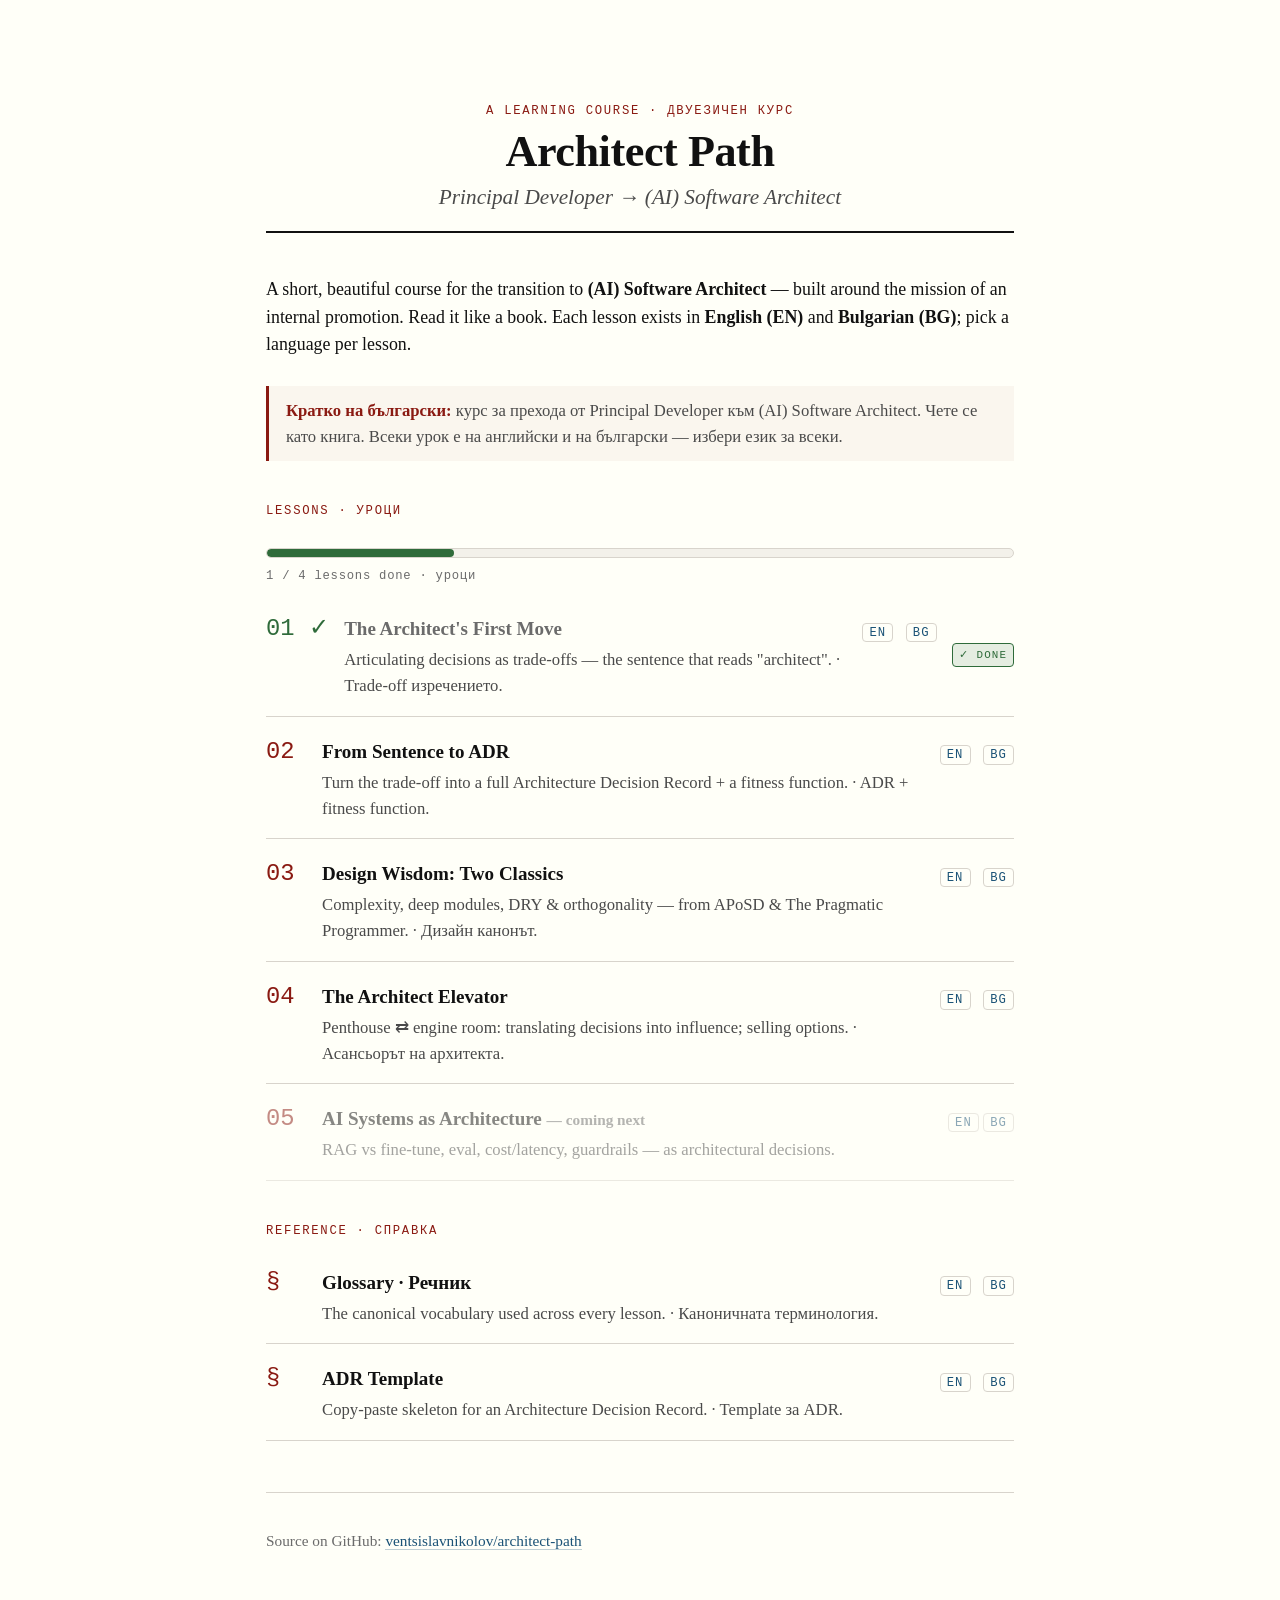
<file: index.html>
<!doctype html>
<html lang="en">
<head>
<meta charset="utf-8">
<meta name="viewport" content="width=device-width, initial-scale=1">
<title>Architect Path — Principal Dev → (AI) Software Architect</title>
<link rel="stylesheet" href="./assets/styles.css">
<script src="./assets/completion.js"></script>
<style>
  .cover { text-align: center; padding: 2rem 0 1rem; border-bottom: 2px solid var(--ink); margin-bottom: 2.5rem; }
  .cover h1 { font-size: 2.6rem; }
  .cover .subtitle { font-size: 1.25rem; }
  .toc-item { display: flex; align-items: baseline; gap: .9rem; padding: 1rem 0; border-bottom: 1px solid var(--rule); }
  .toc-num { font-family: var(--mono); font-size: 1.4rem; color: var(--accent); min-width: 2.4rem; }
  .toc-body { flex: 1; }
  .toc-body h3 { margin: 0 0 .2rem; }
  .toc-body p { margin: 0; color: var(--soft); font-size: .98rem; }
  .toc-langs { font-family: var(--mono); font-size: .72rem; letter-spacing: .08em; white-space: nowrap; }
  .toc-langs a { border: 1px solid var(--rule); border-radius: 4px; padding: .15em .5em; margin-left: .25rem; }
  .section-label { font-family: var(--mono); font-size: .72rem; letter-spacing: .14em; text-transform: uppercase; color: var(--accent); margin: 2.4rem 0 .4rem; }
  .soon { opacity: .5; }
  .soon .toc-langs a { pointer-events: none; }
</style>
</head>
<body>
<header class="cover">
  <p class="kicker">A learning course · Двуезичен курс</p>
  <h1>Architect Path</h1>
  <p class="subtitle">Principal Developer → (AI) Software Architect</p>
</header>

<p>A short, beautiful course for the transition to <strong>(AI) Software Architect</strong> — built
around the mission of an internal promotion. Read it like a book. Each lesson exists in
<strong>English (EN)</strong> and <strong>Bulgarian (BG)</strong>; pick a language per lesson.</p>

<div class="mission">
  <strong>Кратко на български:</strong> курс за прехода от Principal Developer към (AI) Software
  Architect. Чете се като книга. Всеки урок е на английски и на български — избери език за всеки.
</div>

<p class="section-label">Lessons · Уроци</p>

<div id="progress-summary" class="progress-summary">
  <div class="progress-track"><div class="progress-fill"></div></div>
  <div class="progress-meta">
    <span class="progress-count">0 / 0 lessons done · уроци</span>
  </div>
</div>

<div class="toc-item" data-lesson="l1" data-done="true">
  <div class="toc-num">01</div>
  <div class="toc-body">
    <h3>The Architect's First Move</h3>
    <p>Articulating decisions as trade-offs — the sentence that reads "architect". · Trade-off изречението.</p>
  </div>
  <div class="toc-langs">
    <a href="./lessons/0001-the-architects-first-move.html">EN</a>
    <a href="./lessons/0001-the-architects-first-move.bg.html">BG</a>
  </div>
  <span class="done-badge" hidden>✓ Done</span>
</div>

<div class="toc-item" data-lesson="l2" data-done="false">
  <div class="toc-num">02</div>
  <div class="toc-body">
    <h3>From Sentence to ADR</h3>
    <p>Turn the trade-off into a full Architecture Decision Record + a fitness function. · ADR + fitness function.</p>
  </div>
  <div class="toc-langs">
    <a href="./lessons/0002-from-sentence-to-adr.html">EN</a>
    <a href="./lessons/0002-from-sentence-to-adr.bg.html">BG</a>
  </div>
  <span class="done-badge" hidden>✓ Done</span>
</div>

<div class="toc-item" data-lesson="l3" data-done="false">
  <div class="toc-num">03</div>
  <div class="toc-body">
    <h3>Design Wisdom: Two Classics</h3>
    <p>Complexity, deep modules, DRY &amp; orthogonality — from APoSD &amp; The Pragmatic Programmer. · Дизайн канонът.</p>
  </div>
  <div class="toc-langs">
    <a href="./lessons/0003-design-wisdom-two-classics.html">EN</a>
    <a href="./lessons/0003-design-wisdom-two-classics.bg.html">BG</a>
  </div>
  <span class="done-badge" hidden>✓ Done</span>
</div>

<div class="toc-item" data-lesson="l4" data-done="false">
  <div class="toc-num">04</div>
  <div class="toc-body">
    <h3>The Architect Elevator</h3>
    <p>Penthouse ⇄ engine room: translating decisions into influence; selling options. · Асансьорът на архитекта.</p>
  </div>
  <div class="toc-langs">
    <a href="./lessons/0004-the-architect-elevator.html">EN</a>
    <a href="./lessons/0004-the-architect-elevator.bg.html">BG</a>
  </div>
  <span class="done-badge" hidden>✓ Done</span>
</div>

<div class="toc-item soon">
  <div class="toc-num">05</div>
  <div class="toc-body">
    <h3>AI Systems as Architecture <span class="muted">— coming next</span></h3>
    <p>RAG vs fine-tune, eval, cost/latency, guardrails — as architectural decisions.</p>
  </div>
  <div class="toc-langs"><a href="#">EN</a><a href="#">BG</a></div>
</div>

<p class="section-label">Reference · Справка</p>

<div class="toc-item">
  <div class="toc-num">§</div>
  <div class="toc-body">
    <h3>Glossary · Речник</h3>
    <p>The canonical vocabulary used across every lesson. · Каноничната терминология.</p>
  </div>
  <div class="toc-langs">
    <a href="./reference/glossary.html">EN</a>
    <a href="./reference/glossary.bg.html">BG</a>
  </div>
</div>

<div class="toc-item">
  <div class="toc-num">§</div>
  <div class="toc-body">
    <h3>ADR Template</h3>
    <p>Copy-paste skeleton for an Architecture Decision Record. · Template за ADR.</p>
  </div>
  <div class="toc-langs">
    <a href="./reference/adr-template.html">EN</a>
    <a href="./reference/adr-template.bg.html">BG</a>
  </div>
</div>

<footer class="lesson-footer">
  <p class="muted">Source on GitHub:
  <a href="https://github.com/ventsislavnikolov/architect-path">ventsislavnikolov/architect-path</a></p>
</footer>
</body>
</html>
</file>
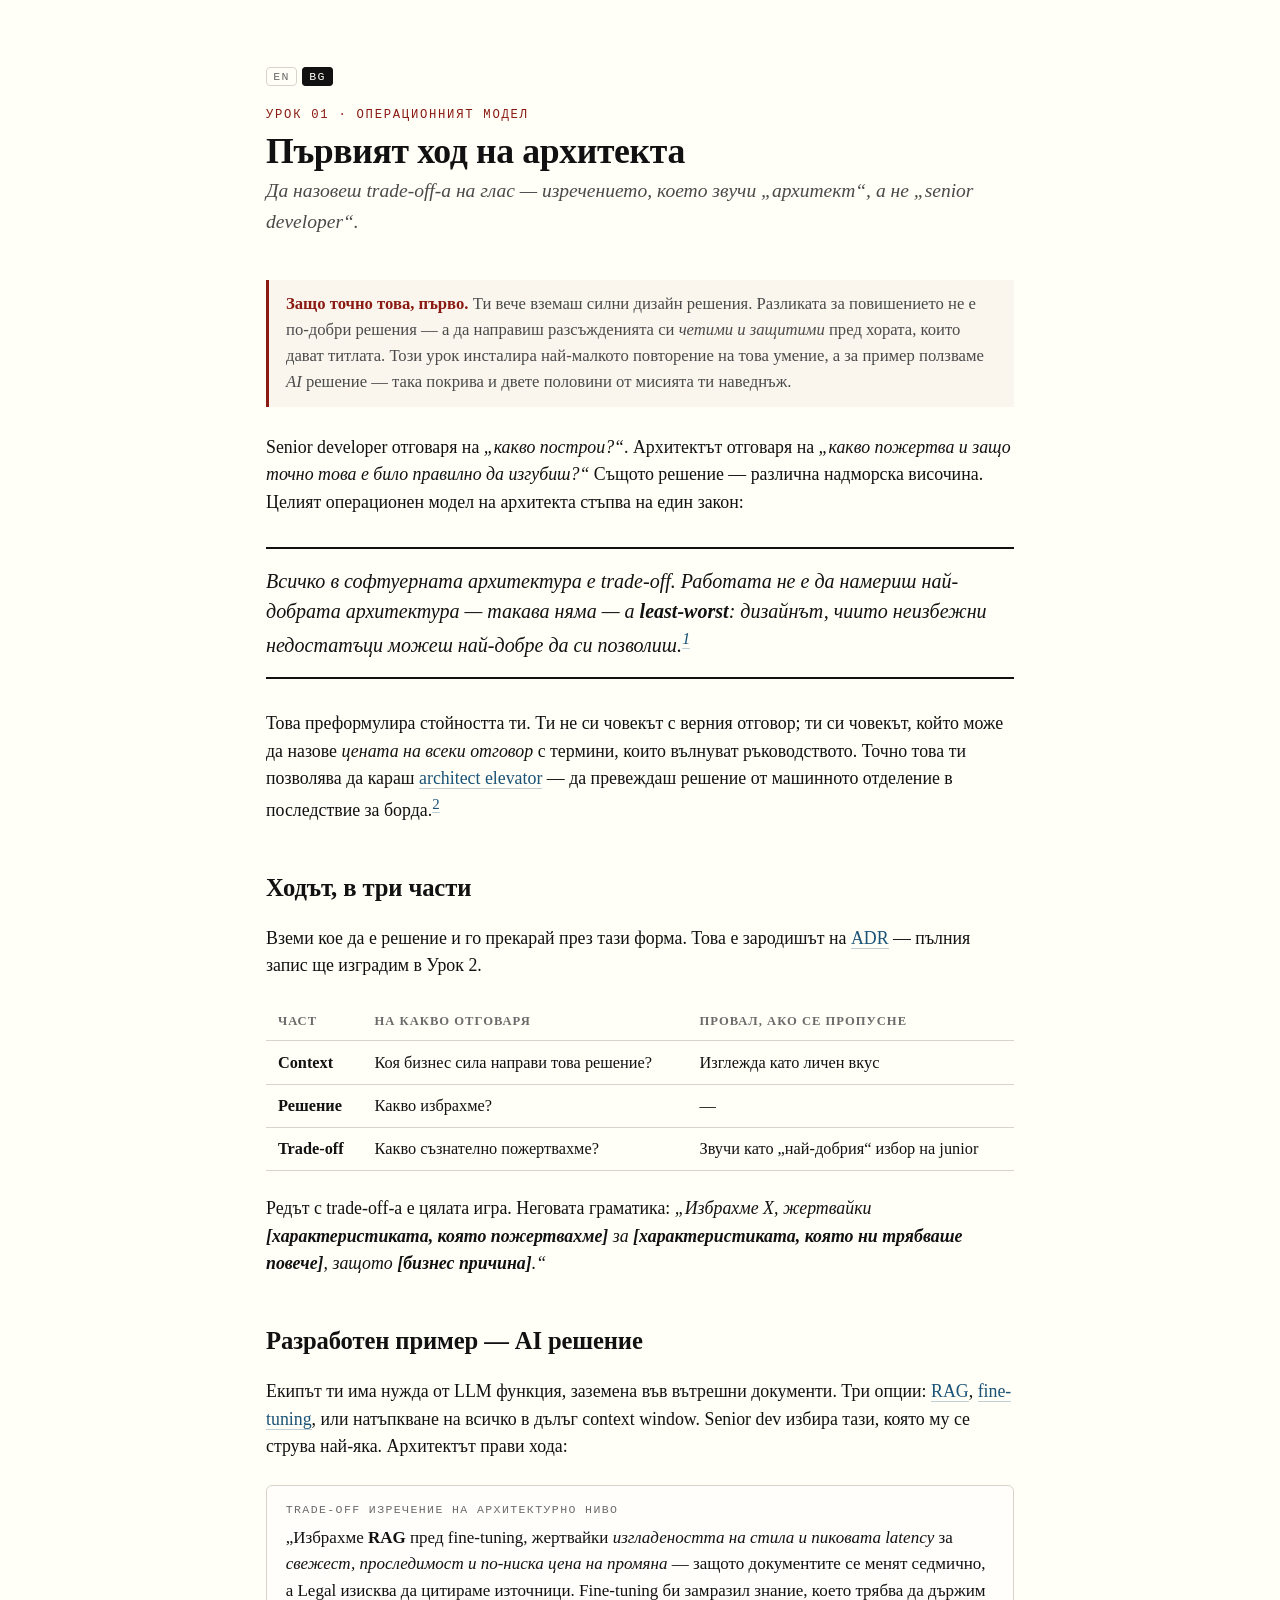
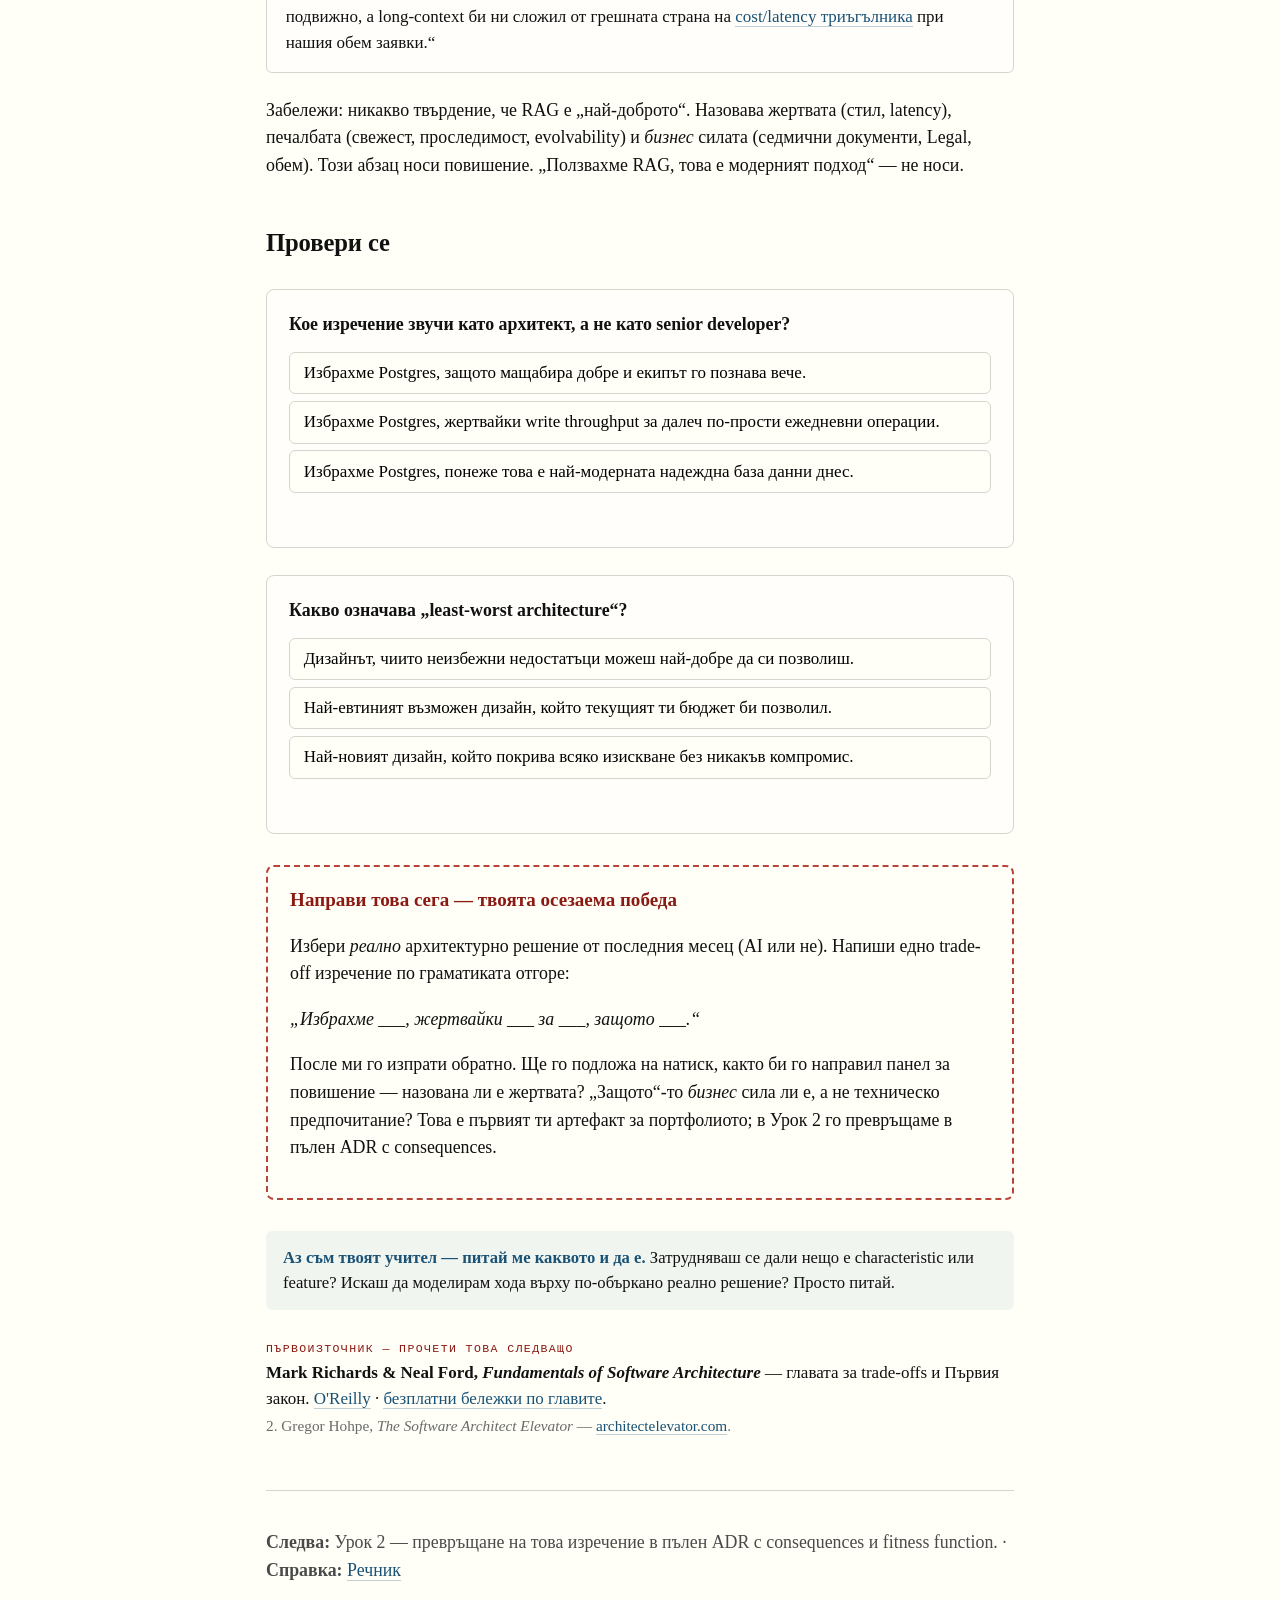
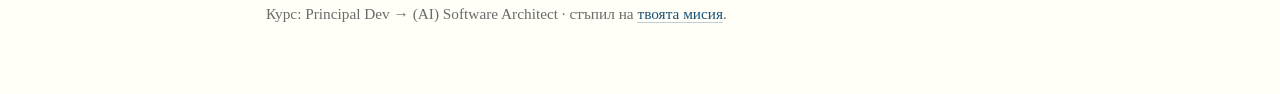
<file: lessons/0001-the-architects-first-move.bg.html>
<!doctype html>
<html lang="bg">
<head>
<meta charset="utf-8">
<meta name="viewport" content="width=device-width, initial-scale=1">
<title>Урок 1 — Първият ход на архитекта</title>
<link rel="stylesheet" href="../assets/styles.css">
<script src="../assets/quiz.js"></script>
</head>
<body>
<p class="lang-toggle"><a href="0001-the-architects-first-move.html">EN</a><a class="active" href="0001-the-architects-first-move.bg.html">BG</a></p>
<header class="masthead">
  <p class="kicker">Урок 01 · Операционният модел</p>
  <h1>Първият ход на архитекта</h1>
  <p class="subtitle">Да назовеш trade-off-а на глас — изречението, което звучи „архитект“, а не „senior developer“.</p>
</header>

<div class="mission">
  <strong>Защо точно това, първо.</strong> Ти вече вземаш силни дизайн решения. Разликата за повишението
  не е по-добри решения — а да направиш разсъжденията си <em>четими и защитими</em> пред хората, които
  дават титлата. Този урок инсталира най-малкото повторение на това умение, а за пример ползваме
  <em>AI</em> решение — така покрива и двете половини от мисията ти наведнъж.
</div>

<p>Senior developer отговаря на <em>„какво построи?“</em>. Архитектът отговаря на
<em>„какво пожертва и защо точно това е било правилно да изгубиш?“</em> Същото решение — различна
надморска височина. Целият операционен модел на архитекта стъпва на един закон:</p>

<p class="keyidea">Всичко в софтуерната архитектура е trade-off. Работата не е да намериш най-добрата
архитектура — такава няма — а <strong>least-worst</strong>: дизайнът, чиито неизбежни недостатъци можеш
най-добре да си позволиш.<sup><a href="#src">1</a></sup></p>

<p>Това преформулира стойността ти. Ти не си човекът с верния отговор; ти си човекът, който може да
назове <em>цената на всеки отговор</em> с термини, които вълнуват ръководството. Точно това ти позволява
да караш <a href="../reference/glossary.bg.html">architect elevator</a> — да превеждаш решение от
машинното отделение в последствие за борда.<sup><a href="#src">2</a></sup></p>

<h2>Ходът, в три части</h2>
<p>Вземи кое да е решение и го прекарай през тази форма. Това е зародишът на
<a href="../reference/glossary.bg.html">ADR</a> — пълния запис ще изградим в Урок 2.</p>

<table>
  <tr><th>Част</th><th>На какво отговаря</th><th>Провал, ако се пропусне</th></tr>
  <tr><td><strong>Context</strong></td><td>Коя бизнес сила направи това решение?</td><td>Изглежда като личен вкус</td></tr>
  <tr><td><strong>Решение</strong></td><td>Какво избрахме?</td><td>—</td></tr>
  <tr><td><strong>Trade-off</strong></td><td>Какво съзнателно пожертвахме?</td><td>Звучи като „най-добрия“ избор на junior</td></tr>
</table>

<p>Редът с trade-off-а е цялата игра. Неговата граматика:
<em>„Избрахме X, жертвайки <strong>[характеристиката, която пожертвахме]</strong> за
<strong>[характеристиката, която ни трябваше повече]</strong>, защото <strong>[бизнес причина]</strong>.“</em></p>

<h2>Разработен пример — AI решение</h2>
<p>Екипът ти има нужда от LLM функция, заземена във вътрешни документи. Три опции:
<a href="../reference/glossary.bg.html">RAG</a>, <a href="../reference/glossary.bg.html">fine-tuning</a>,
или натъпкване на всичко в дълъг context window. Senior dev избира тази, която му се струва най-яка.
Архитектът прави хода:</p>

<div class="note">
  <span class="label">Trade-off изречение на архитектурно ниво</span>
  „Избрахме <strong>RAG</strong> пред fine-tuning, жертвайки <em>изгладеността на стила и пиковата latency</em>
  за <em>свежест, проследимост и по-ниска цена на промяна</em> — защото документите се менят седмично,
  а Legal изисква да цитираме източници. Fine-tuning би замразил знание, което трябва да държим подвижно,
  а long-context би ни сложил от грешната страна на
  <a href="../reference/glossary.bg.html">cost/latency триъгълника</a> при нашия обем заявки.“
</div>

<p>Забележи: никакво твърдение, че RAG е „най-доброто“. Назовава жертвата (стил, latency), печалбата
(свежест, проследимост, evolvability) и <em>бизнес</em> силата (седмични документи, Legal, обем).
Този абзац носи повишение. „Ползвахме RAG, това е модерният подход“ — не носи.</p>

<h2>Провери се</h2>

<div class="quiz" data-answer="1">
  <p class="q">Кое изречение звучи като архитект, а не като senior developer?</p>
  <button class="opt">Избрахме Postgres, защото мащабира добре и екипът го познава вече.</button>
  <button class="opt">Избрахме Postgres, жертвайки write throughput за далеч по-прости ежедневни операции.</button>
  <button class="opt">Избрахме Postgres, понеже това е най-модерната надеждна база данни днес.</button>
  <div class="feedback"
       data-ok="Точно — назовава жертвата (write throughput) и печалбата (операционна простота)."
       data-no="Архитектът назовава какво е пожертвано. Търси изречението, което казва жертва, не само плюсове."></div>
</div>

<div class="quiz" data-answer="0">
  <p class="q">Какво означава „least-worst architecture“?</p>
  <button class="opt">Дизайнът, чиито неизбежни недостатъци можеш най-добре да си позволиш.</button>
  <button class="opt">Най-евтиният възможен дизайн, който текущият ти бюджет би позволил.</button>
  <button class="opt">Най-новият дизайн, който покрива всяко изискване без никакъв компромис.</button>
  <div class="feedback"
       data-ok="Именно — перфектен дизайн няма, затова избираш най-поносимия набор от недостатъци."
       data-no="Не е за най-евтино или перфектно — всеки дизайн има недостатъци; избираш тези, с които можеш да живееш."></div>
</div>

<div class="task">
  <h3>Направи това сега — твоята осезаема победа</h3>
  <p>Избери <em>реално</em> архитектурно решение от последния месец (AI или не). Напиши едно
  trade-off изречение по граматиката отгоре:</p>
  <p><em>„Избрахме ___, жертвайки ___ за ___, защото ___.“</em></p>
  <p>После ми го изпрати обратно. Ще го подложа на натиск, както би го направил панел за повишение —
  назована ли е жертвата? „Защото“-то <em>бизнес</em> сила ли е, а не техническо предпочитание? Това е
  първият ти артефакт за портфолиото; в Урок 2 го превръщаме в пълен ADR с consequences.</p>
</div>

<div class="ask">
  <strong>Аз съм твоят учител — питай ме каквото и да е.</strong> Затрудняваш се дали нещо е
  characteristic или feature? Искаш да моделирам хода върху по-объркано реално решение? Просто питай.
</div>

<p class="primary-source" id="src">
  <span class="label">Първоизточник — прочети това следващо</span><br>
  <strong>Mark Richards &amp; Neal Ford, <em>Fundamentals of Software Architecture</em></strong> —
  главата за trade-offs и Първия закон.
  <a href="https://www.oreilly.com/library/view/fundamentals-of-software/9781492043447/">O'Reilly</a> ·
  <a href="https://bagerbach.com/books/fundamentals-of-software-architecture/">безплатни бележки по главите</a>.<br>
  <span class="muted">2. Gregor Hohpe, <em>The Software Architect Elevator</em> —
  <a href="https://architectelevator.com/">architectelevator.com</a>.</span>
</p>

<footer class="lesson-footer">
  <p><strong>Следва:</strong> Урок 2 — превръщане на това изречение в пълен ADR с consequences и
  fitness function. · <strong>Справка:</strong>
  <a href="../reference/glossary.bg.html">Речник</a></p>
  <p class="muted">Курс: Principal Dev → (AI) Software Architect · стъпил на
  <a href="../MISSION.md">твоята мисия</a>.</p>
</footer>
</body>
</html>
</file>
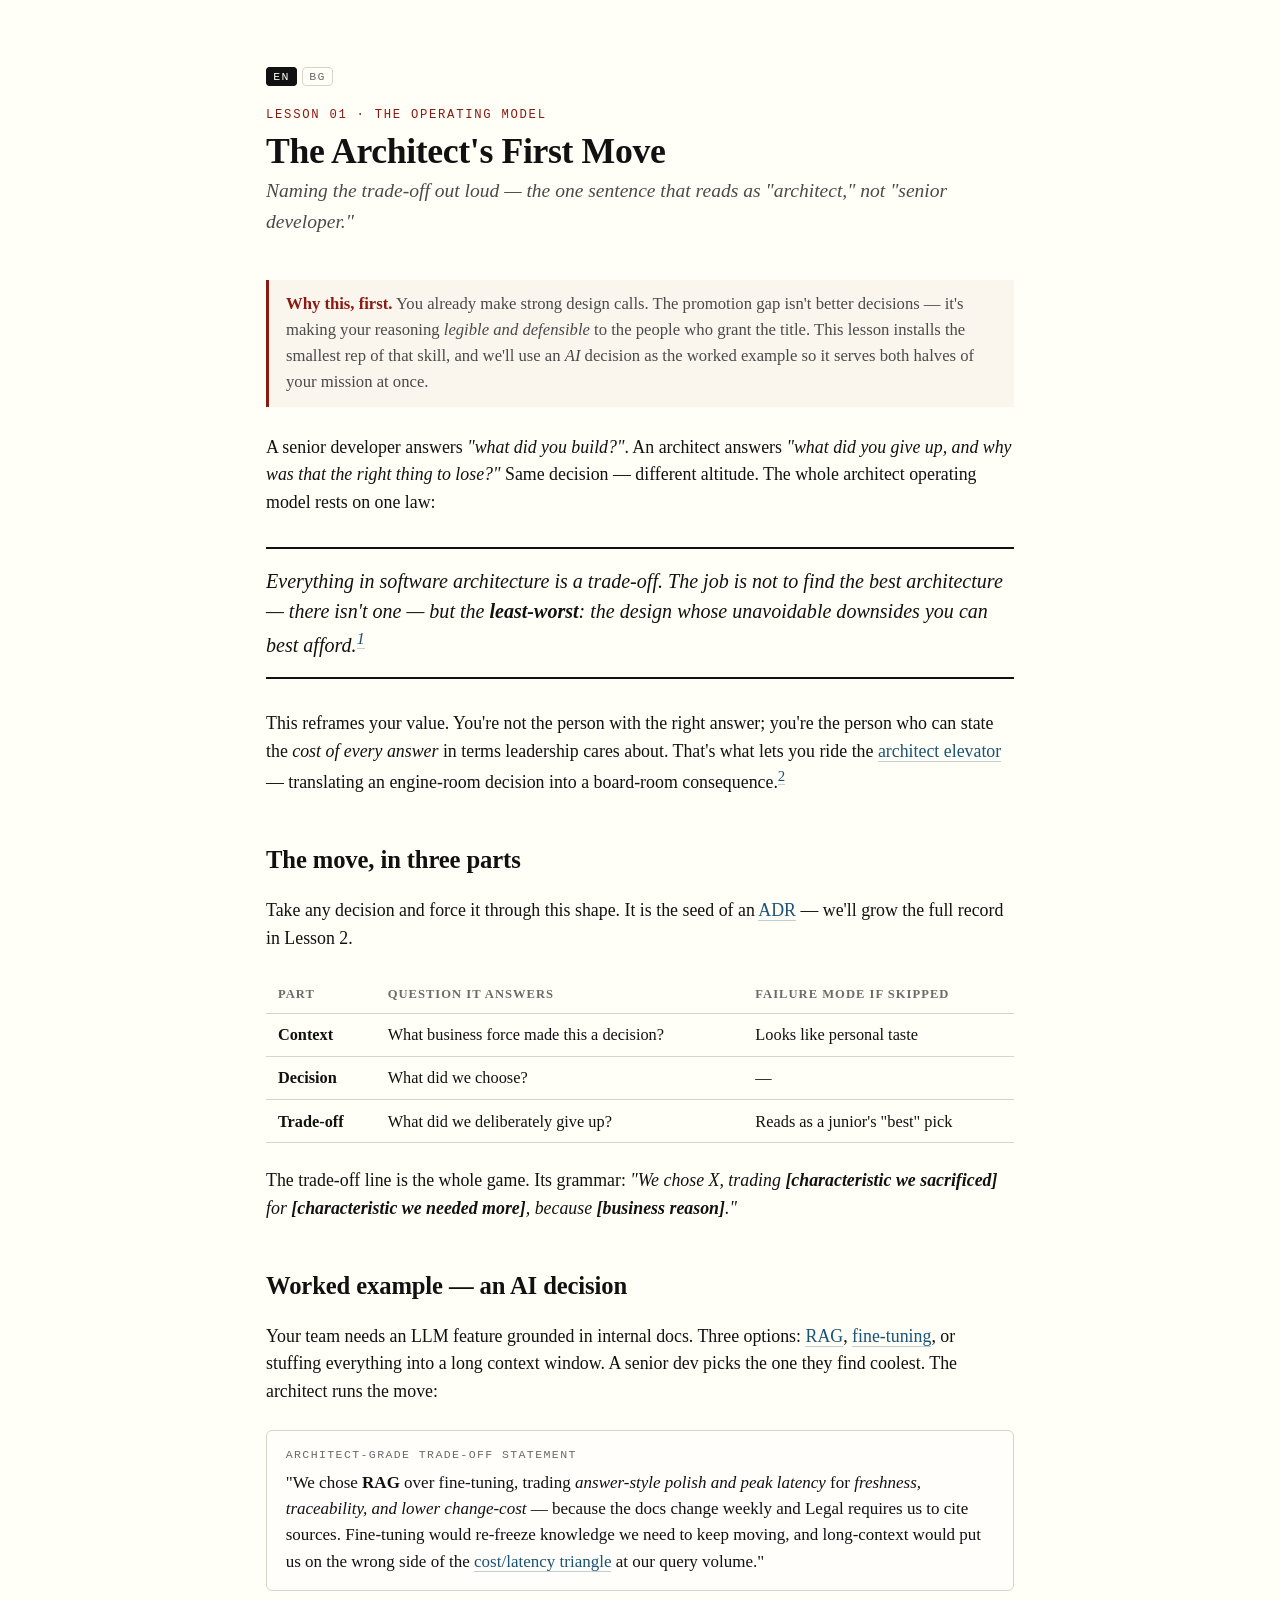
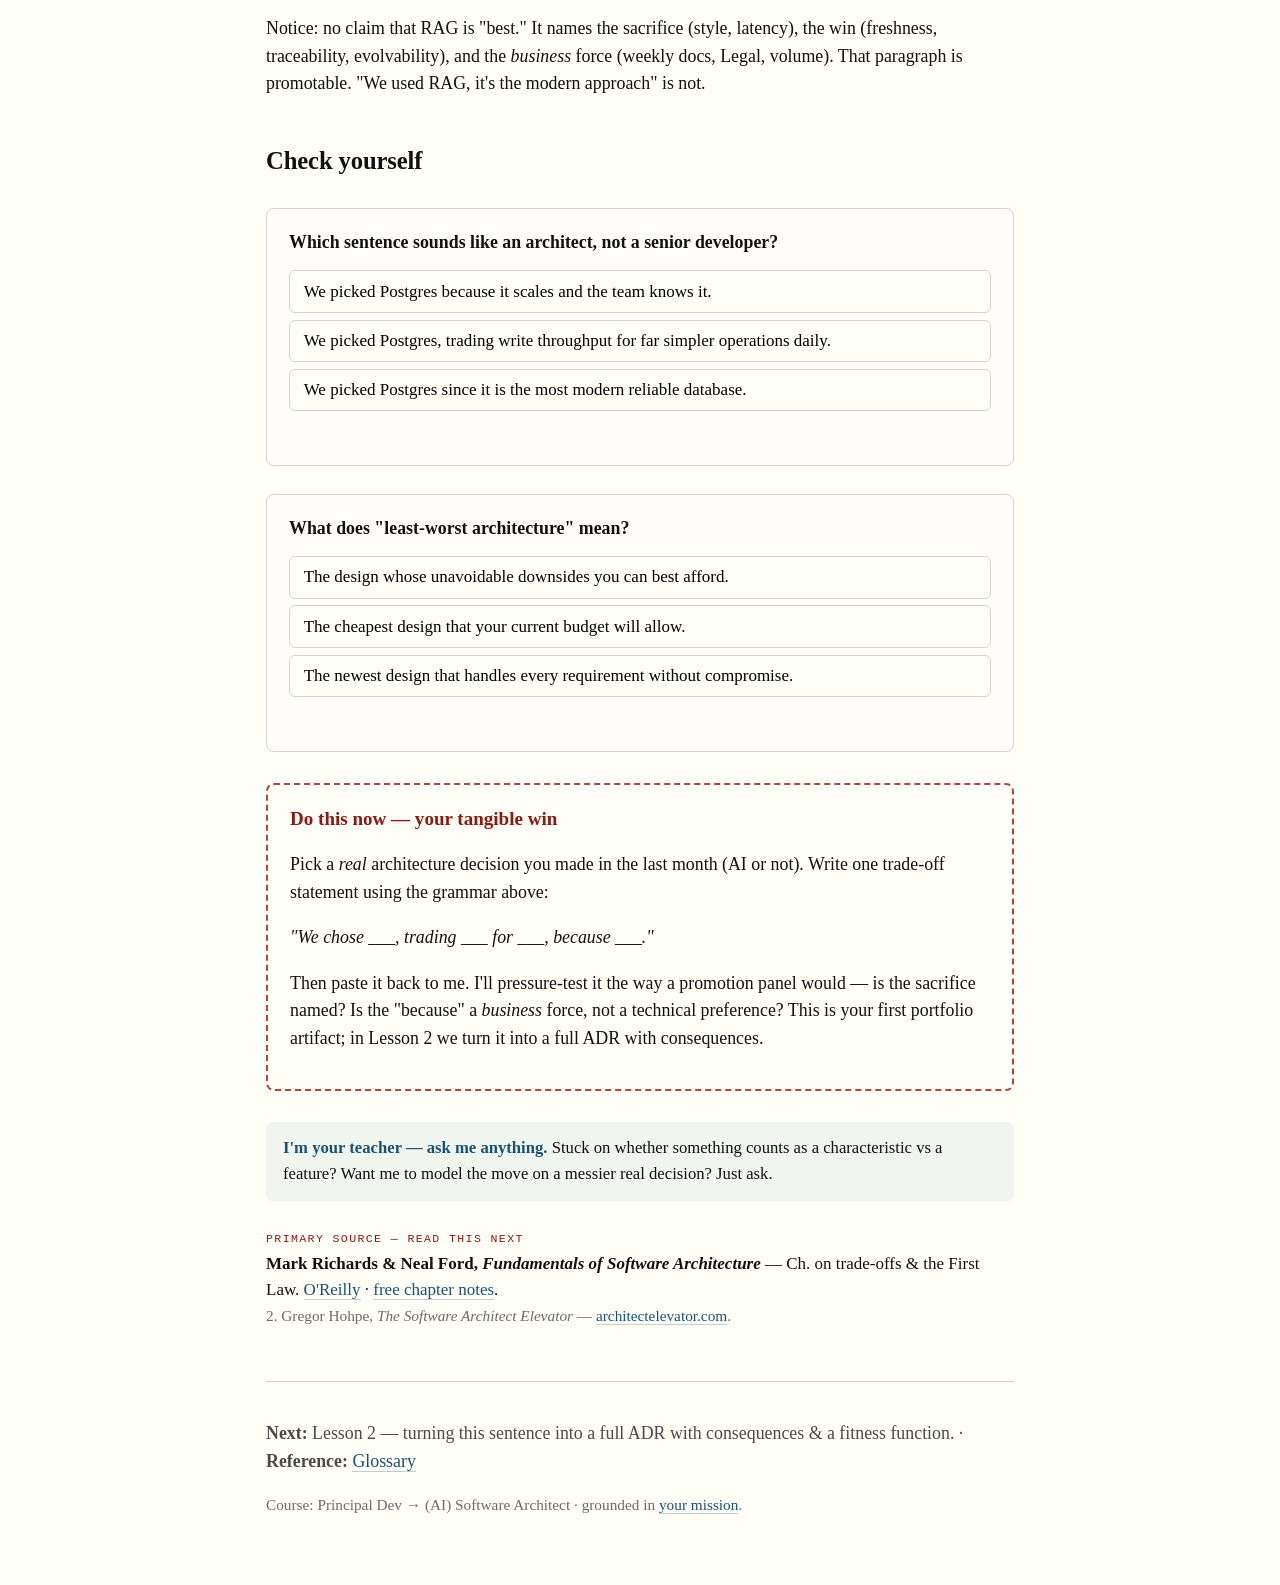
<file: lessons/0001-the-architects-first-move.html>
<!doctype html>
<html lang="en">
<head>
<meta charset="utf-8">
<meta name="viewport" content="width=device-width, initial-scale=1">
<title>Lesson 1 — The Architect's First Move</title>
<link rel="stylesheet" href="../assets/styles.css">
<script src="../assets/quiz.js"></script>
</head>
<body>
<p class="lang-toggle"><a class="active" href="0001-the-architects-first-move.html">EN</a><a href="0001-the-architects-first-move.bg.html">BG</a></p>
<header class="masthead">
  <p class="kicker">Lesson 01 · The Operating Model</p>
  <h1>The Architect's First Move</h1>
  <p class="subtitle">Naming the trade-off out loud — the one sentence that reads as "architect," not "senior developer."</p>
</header>

<div class="mission">
  <strong>Why this, first.</strong> You already make strong design calls. The promotion gap isn't
  better decisions — it's making your reasoning <em>legible and defensible</em> to the people who grant
  the title. This lesson installs the smallest rep of that skill, and we'll use an <em>AI</em> decision
  as the worked example so it serves both halves of your mission at once.
</div>

<p>A senior developer answers <em>"what did you build?"</em>. An architect answers
<em>"what did you give up, and why was that the right thing to lose?"</em> Same decision — different
altitude. The whole architect operating model rests on one law:</p>

<p class="keyidea">Everything in software architecture is a trade-off. The job is not to find the best
architecture — there isn't one — but the <strong>least-worst</strong>: the design whose unavoidable
downsides you can best afford.<sup><a href="#src">1</a></sup></p>

<p>This reframes your value. You're not the person with the right answer; you're the person who can
state the <em>cost of every answer</em> in terms leadership cares about. That's what lets you ride the
<a href="../reference/glossary.html">architect elevator</a> — translating an engine-room decision into
a board-room consequence.<sup><a href="#src">2</a></sup></p>

<h2>The move, in three parts</h2>
<p>Take any decision and force it through this shape. It is the seed of an
<a href="../reference/glossary.html">ADR</a> — we'll grow the full record in Lesson 2.</p>

<table>
  <tr><th>Part</th><th>Question it answers</th><th>Failure mode if skipped</th></tr>
  <tr><td><strong>Context</strong></td><td>What business force made this a decision?</td><td>Looks like personal taste</td></tr>
  <tr><td><strong>Decision</strong></td><td>What did we choose?</td><td>—</td></tr>
  <tr><td><strong>Trade-off</strong></td><td>What did we deliberately give up?</td><td>Reads as a junior's "best" pick</td></tr>
</table>

<p>The trade-off line is the whole game. Its grammar:
<em>"We chose X, trading <strong>[characteristic we sacrificed]</strong> for
<strong>[characteristic we needed more]</strong>, because <strong>[business reason]</strong>."</em></p>

<h2>Worked example — an AI decision</h2>
<p>Your team needs an LLM feature grounded in internal docs. Three options:
<a href="../reference/glossary.html">RAG</a>, <a href="../reference/glossary.html">fine-tuning</a>,
or stuffing everything into a long context window. A senior dev picks the one they find coolest.
The architect runs the move:</p>

<div class="note">
  <span class="label">Architect-grade trade-off statement</span>
  "We chose <strong>RAG</strong> over fine-tuning, trading <em>answer-style polish and peak latency</em>
  for <em>freshness, traceability, and lower change-cost</em> — because the docs change weekly and
  Legal requires us to cite sources. Fine-tuning would re-freeze knowledge we need to keep moving, and
  long-context would put us on the wrong side of the
  <a href="../reference/glossary.html">cost/latency triangle</a> at our query volume."
</div>

<p>Notice: no claim that RAG is "best." It names the sacrifice (style, latency), the win
(freshness, traceability, evolvability), and the <em>business</em> force (weekly docs, Legal, volume).
That paragraph is promotable. "We used RAG, it's the modern approach" is not.</p>

<h2>Check yourself</h2>

<div class="quiz" data-answer="1">
  <p class="q">Which sentence sounds like an architect, not a senior developer?</p>
  <button class="opt">We picked Postgres because it scales and the team knows it.</button>
  <button class="opt">We picked Postgres, trading write throughput for far simpler operations daily.</button>
  <button class="opt">We picked Postgres since it is the most modern reliable database.</button>
  <div class="feedback"
       data-ok="Right — it names the sacrifice (write throughput) and the win (operational simplicity)."
       data-no="An architect names what was given up. Look for the sentence that states a sacrifice, not just upsides."></div>
</div>

<div class="quiz" data-answer="0">
  <p class="q">What does "least-worst architecture" mean?</p>
  <button class="opt">The design whose unavoidable downsides you can best afford.</button>
  <button class="opt">The cheapest design that your current budget will allow.</button>
  <button class="opt">The newest design that handles every requirement without compromise.</button>
  <div class="feedback"
       data-ok="Exactly — there is no perfect design, so you choose the most affordable set of downsides."
       data-no="It isn't about cheapest or perfect — every design has downsides; you pick the ones you can live with."></div>
</div>

<div class="task">
  <h3>Do this now — your tangible win</h3>
  <p>Pick a <em>real</em> architecture decision you made in the last month (AI or not). Write one
  trade-off statement using the grammar above:</p>
  <p><em>"We chose ___, trading ___ for ___, because ___."</em></p>
  <p>Then paste it back to me. I'll pressure-test it the way a promotion panel would — is the sacrifice
  named? Is the "because" a <em>business</em> force, not a technical preference? This is your first
  portfolio artifact; in Lesson 2 we turn it into a full ADR with consequences.</p>
</div>

<div class="ask">
  <strong>I'm your teacher — ask me anything.</strong> Stuck on whether something counts as a
  characteristic vs a feature? Want me to model the move on a messier real decision? Just ask.
</div>

<p class="primary-source" id="src">
  <span class="label">Primary source — read this next</span><br>
  <strong>Mark Richards &amp; Neal Ford, <em>Fundamentals of Software Architecture</em></strong> —
  Ch. on trade-offs &amp; the First Law.
  <a href="https://www.oreilly.com/library/view/fundamentals-of-software/9781492043447/">O'Reilly</a> ·
  <a href="https://bagerbach.com/books/fundamentals-of-software-architecture/">free chapter notes</a>.<br>
  <span class="muted">2. Gregor Hohpe, <em>The Software Architect Elevator</em> —
  <a href="https://architectelevator.com/">architectelevator.com</a>.</span>
</p>

<footer class="lesson-footer">
  <p><strong>Next:</strong> Lesson 2 — turning this sentence into a full ADR with consequences &amp;
  a fitness function. · <strong>Reference:</strong>
  <a href="../reference/glossary.html">Glossary</a></p>
  <p class="muted">Course: Principal Dev → (AI) Software Architect · grounded in
  <a href="../MISSION.md">your mission</a>.</p>
</footer>
</body>
</html>
</file>
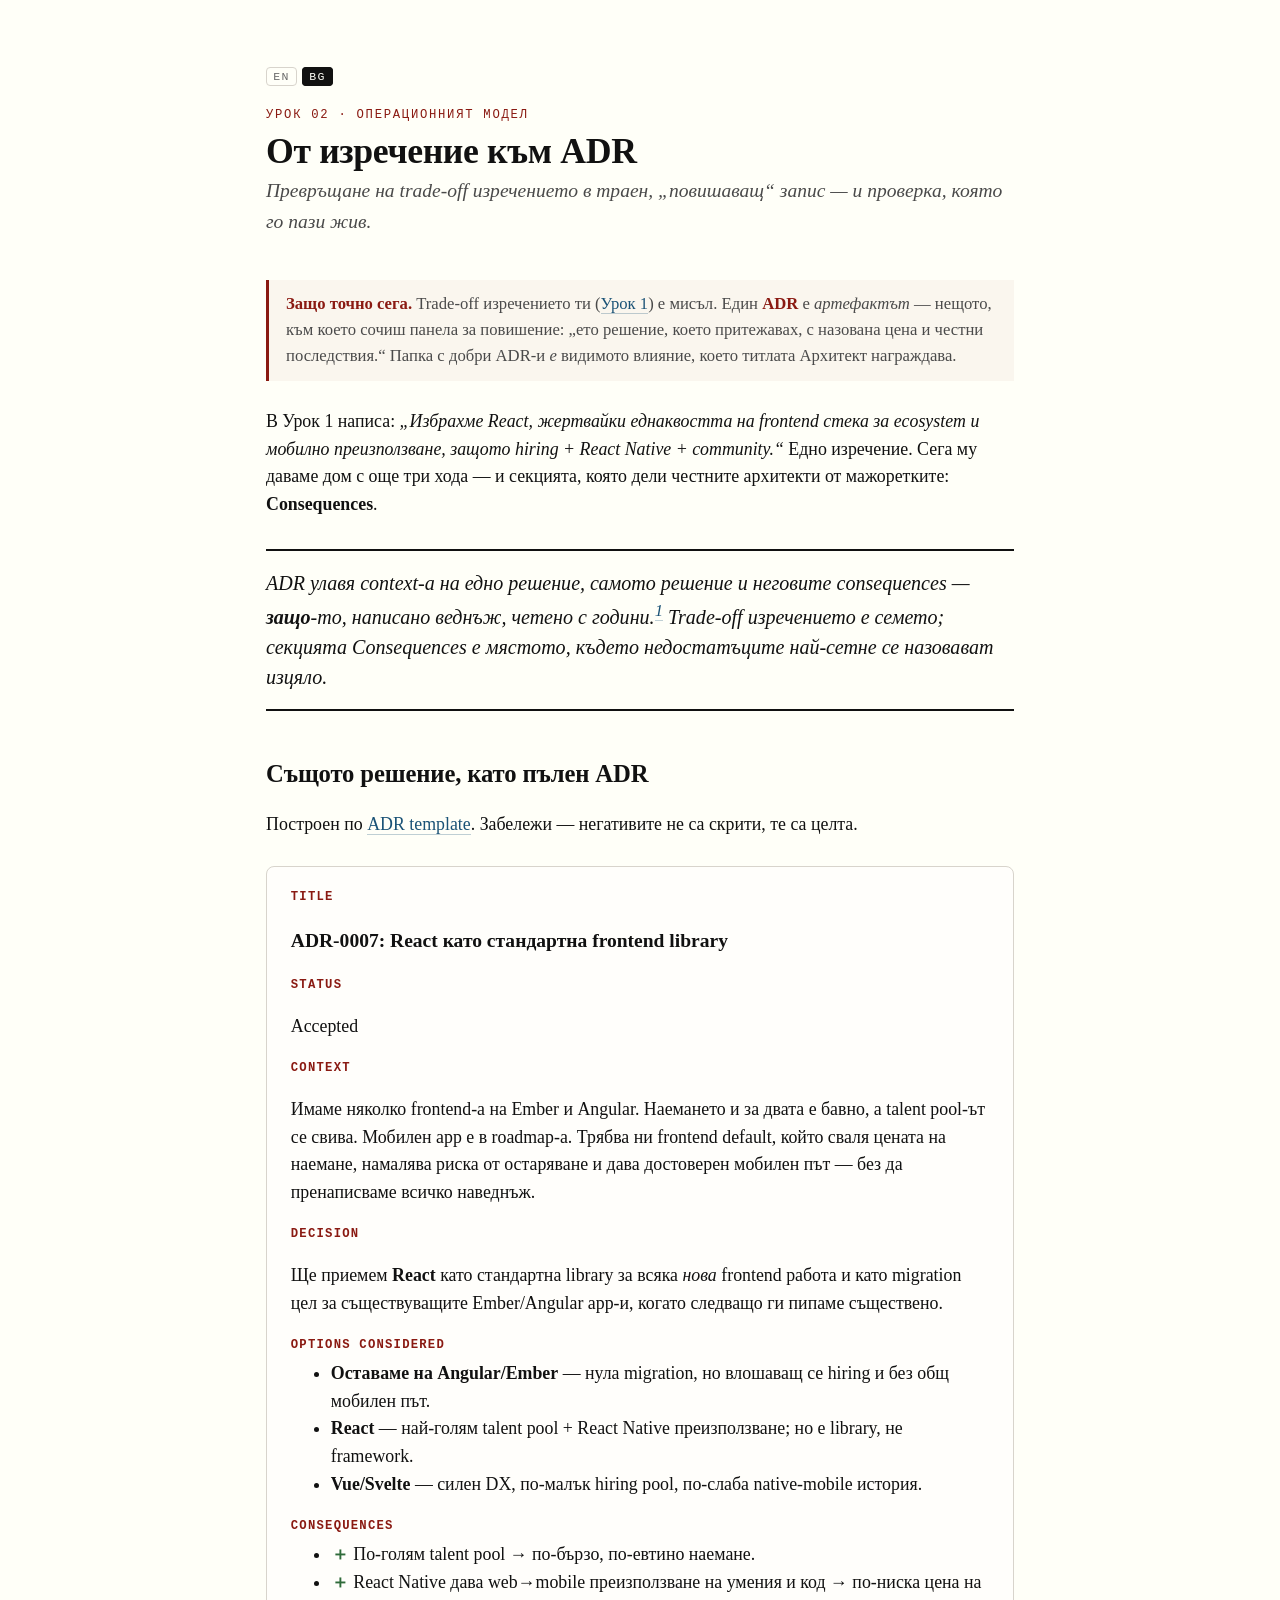
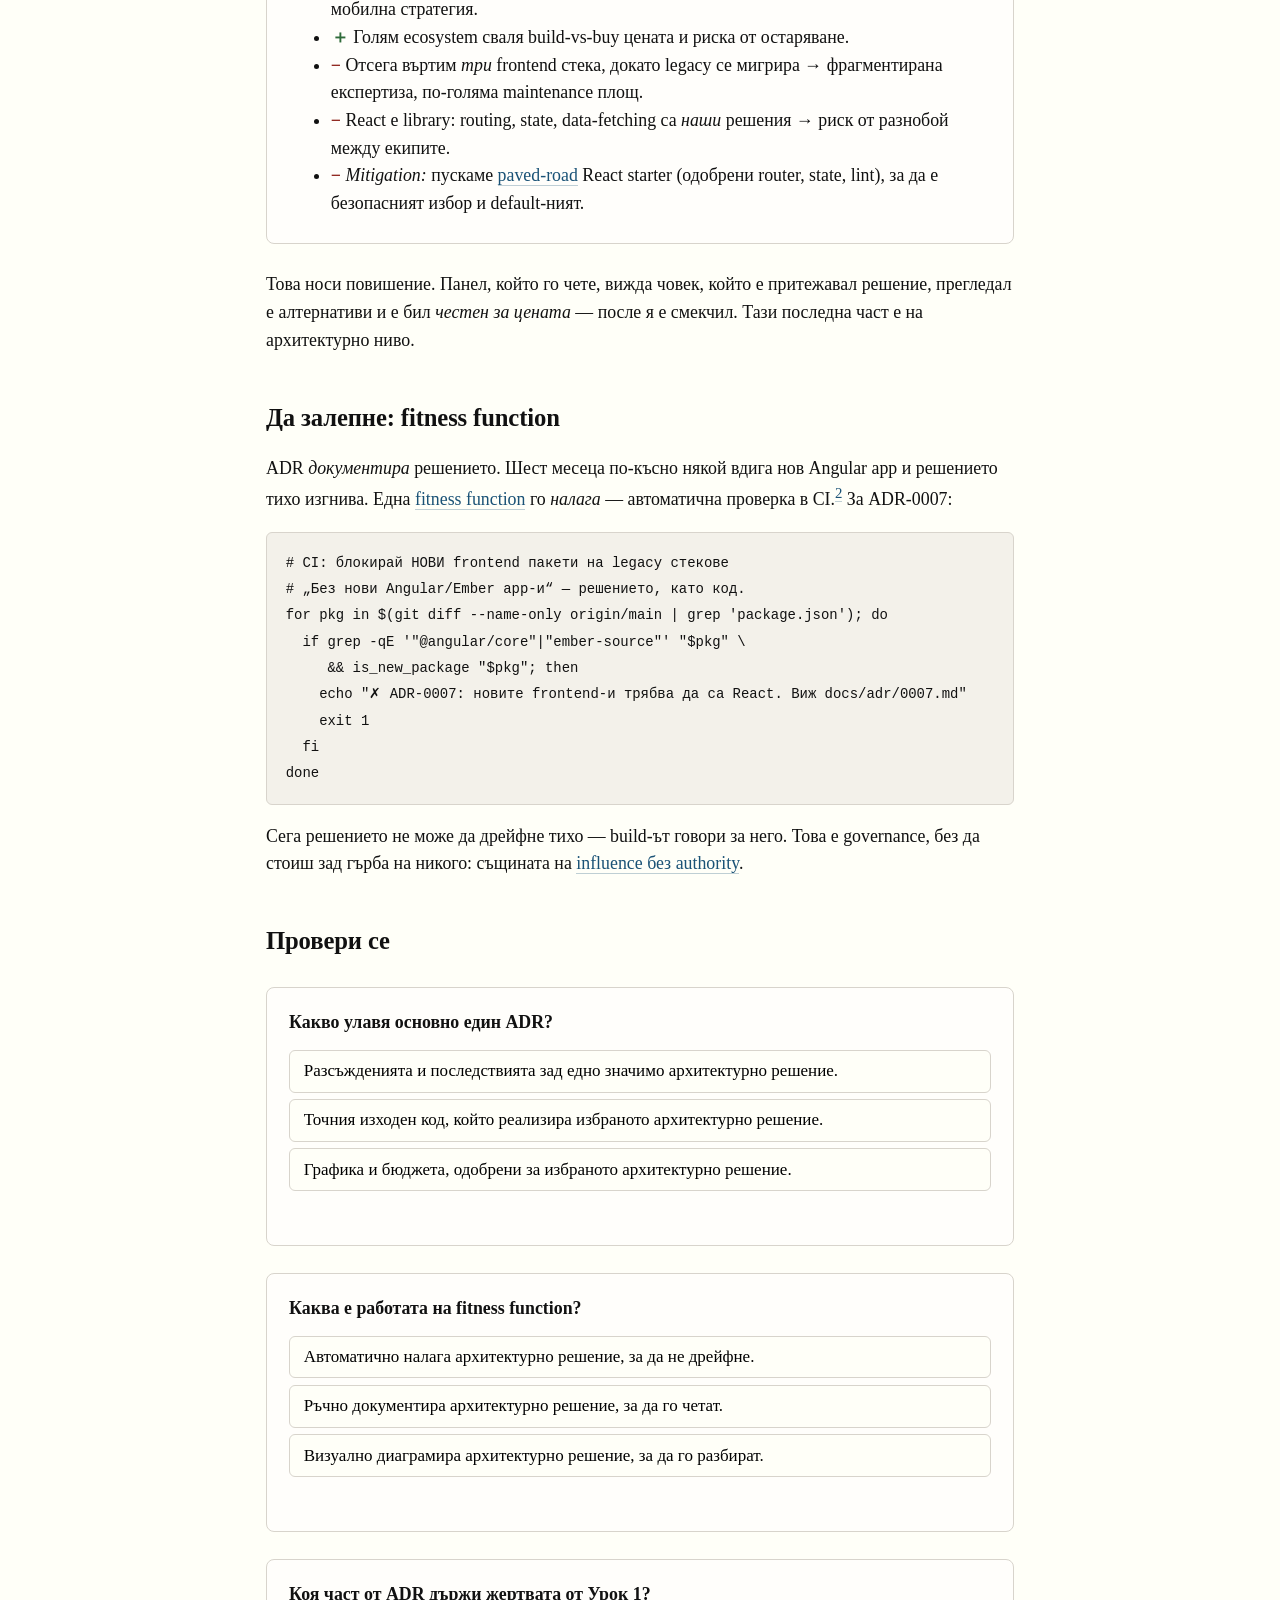
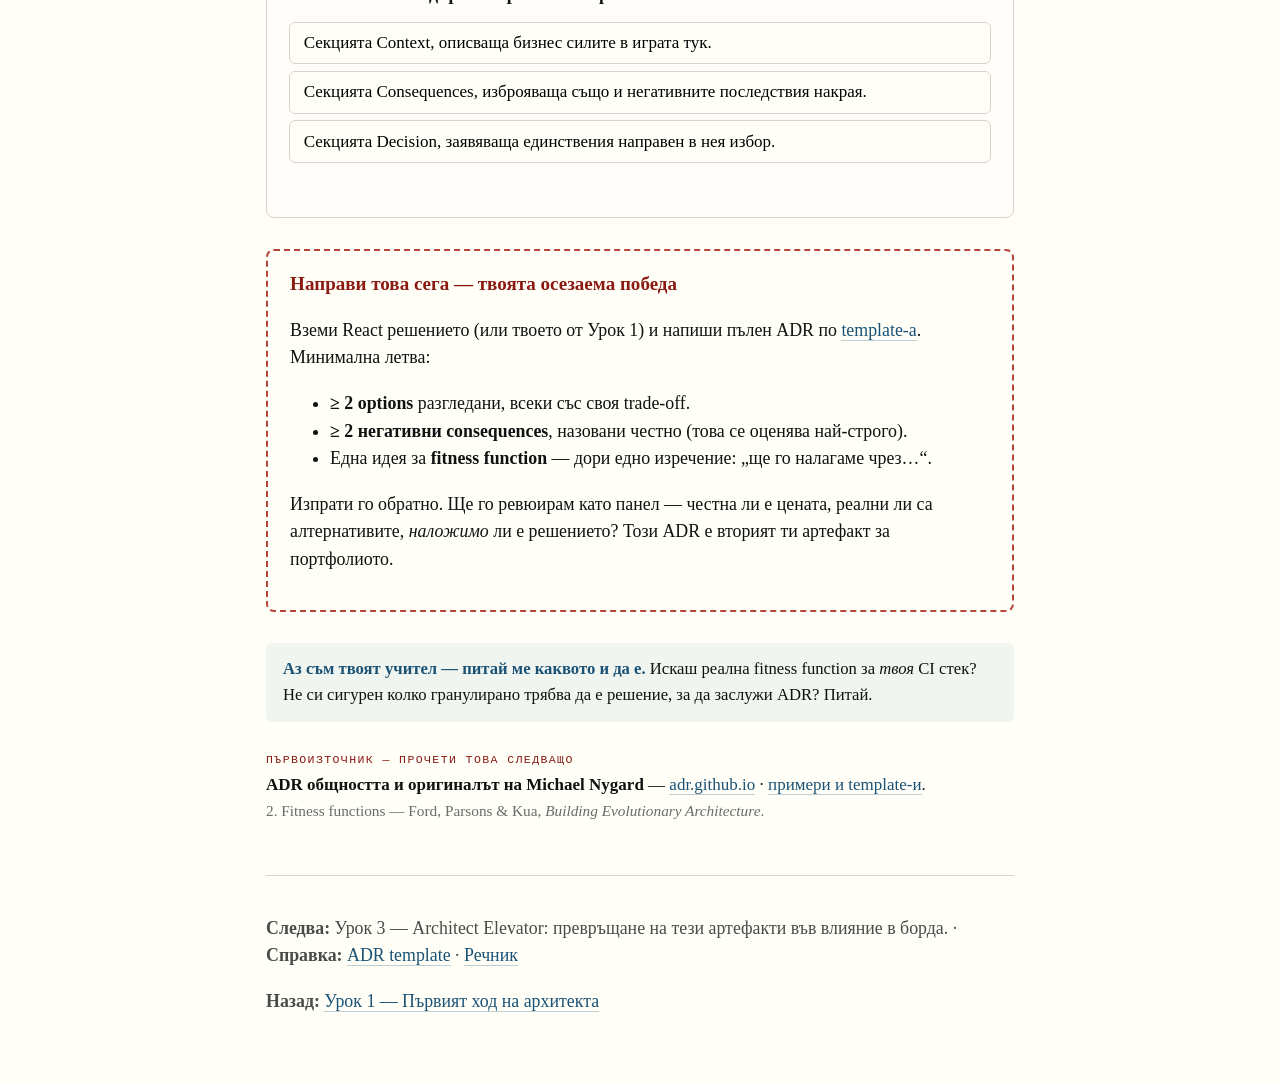
<file: lessons/0002-from-sentence-to-adr.bg.html>
<!doctype html>
<html lang="bg">
<head>
<meta charset="utf-8">
<meta name="viewport" content="width=device-width, initial-scale=1">
<title>Урок 2 — От изречение към ADR</title>
<link rel="stylesheet" href="../assets/styles.css">
<script src="../assets/quiz.js"></script>
<style>
  .adr { border: 1px solid var(--rule); border-radius: 8px; padding: 1.2rem 1.4rem; margin: 1.6rem 0; background: #fffefb; }
  .adr h4 { font-family: var(--mono); font-size: .72rem; letter-spacing: .1em; text-transform: uppercase; color: var(--accent); margin: 1.1rem 0 .3rem; }
  .adr h4:first-child { margin-top: 0; }
  .adr .title { font-size: 1.15rem; font-weight: 600; }
  .adr ul { margin: .3rem 0; }
  .pos::before { content: "＋ "; color: var(--good); font-weight: 700; }
  .neg::before { content: "− "; color: var(--bad); font-weight: 700; }
</style>
</head>
<body>
<p class="lang-toggle"><a href="0002-from-sentence-to-adr.html">EN</a><a class="active" href="0002-from-sentence-to-adr.bg.html">BG</a></p>
<header class="masthead">
  <p class="kicker">Урок 02 · Операционният модел</p>
  <h1>От изречение към ADR</h1>
  <p class="subtitle">Превръщане на trade-off изречението в траен, „повишаващ“ запис — и проверка, която го пази жив.</p>
</header>

<div class="mission">
  <strong>Защо точно сега.</strong> Trade-off изречението ти (<a href="0001-the-architects-first-move.bg.html">Урок 1</a>)
  е мисъл. Един <strong>ADR</strong> е <em>артефактът</em> — нещото, към което сочиш панела за повишение:
  „ето решение, което притежавах, с назована цена и честни последствия.“ Папка с добри ADR-и
  <em>е</em> видимото влияние, което титлата Архитект награждава.
</div>

<p>В Урок 1 написа: <em>„Избрахме React, жертвайки еднаквостта на frontend стека за ecosystem и
мобилно преизползване, защото hiring + React Native + community.“</em> Едно изречение. Сега му даваме
дом с още три хода — и секцията, която дели честните архитекти от мажоретките: <strong>Consequences</strong>.</p>

<p class="keyidea">ADR улавя <em>context</em>-а на едно решение, самото <em>решение</em> и неговите
<em>consequences</em> — <strong>защо</strong>-то, написано веднъж, четено с години.<sup><a href="#src">1</a></sup>
Trade-off изречението е семето; секцията Consequences е мястото, където недостатъците най-сетне се назовават изцяло.</p>

<h2>Същото решение, като пълен ADR</h2>
<p>Построен по <a href="../reference/adr-template.bg.html">ADR template</a>. Забележи — негативите не са скрити, те са целта.</p>

<div class="adr">
  <h4>Title</h4>
  <p class="title">ADR-0007: React като стандартна frontend library</p>
  <h4>Status</h4>
  <p>Accepted</p>
  <h4>Context</h4>
  <p>Имаме няколко frontend-а на Ember и Angular. Наемането и за двата е бавно, а talent pool-ът се
  свива. Мобилен app е в roadmap-а. Трябва ни frontend default, който сваля цената на наемане,
  намалява риска от остаряване и дава достоверен мобилен път — без да пренаписваме всичко наведнъж.</p>
  <h4>Decision</h4>
  <p>Ще приемем <strong>React</strong> като стандартна library за всяка <em>нова</em> frontend работа
  и като migration цел за съществуващите Ember/Angular app-и, когато следващо ги пипаме съществено.</p>
  <h4>Options considered</h4>
  <ul>
    <li><strong>Оставаме на Angular/Ember</strong> — нула migration, но влошаващ се hiring и без общ мобилен път.</li>
    <li><strong>React</strong> — най-голям talent pool + React Native преизползване; но е library, не framework.</li>
    <li><strong>Vue/Svelte</strong> — силен DX, по-малък hiring pool, по-слаба native-mobile история.</li>
  </ul>
  <h4>Consequences</h4>
  <ul>
    <li class="pos">По-голям talent pool → по-бързо, по-евтино наемане.</li>
    <li class="pos">React Native дава web→mobile преизползване на умения и код → по-ниска цена на мобилна стратегия.</li>
    <li class="pos">Голям ecosystem сваля build-vs-buy цената и риска от остаряване.</li>
    <li class="neg">Отсега въртим <em>три</em> frontend стека, докато legacy се мигрира → фрагментирана експертиза, по-голяма maintenance площ.</li>
    <li class="neg">React е library: routing, state, data-fetching са <em>наши</em> решения → риск от разнобой между екипите.</li>
    <li class="neg"><em>Mitigation:</em> пускаме <a href="../reference/glossary.bg.html">paved-road</a> React starter (одобрени router, state, lint), за да е безопасният избор и default-ният.</li>
  </ul>
</div>

<p>Това носи повишение. Панел, който го чете, вижда човек, който е притежавал решение, прегледал е
алтернативи и е бил <em>честен за цената</em> — после я е смекчил. Тази последна част е на архитектурно ниво.</p>

<h2>Да залепне: fitness function</h2>
<p>ADR <em>документира</em> решението. Шест месеца по-късно някой вдига нов Angular app и решението тихо
изгнива. Една <a href="../reference/glossary.bg.html">fitness function</a> го <em>налага</em> —
автоматична проверка в CI.<sup><a href="#src">2</a></sup> За ADR-0007:</p>

<pre><code># CI: блокирай НОВИ frontend пакети на legacy стекове
# „Без нови Angular/Ember app-и“ — решението, като код.
for pkg in $(git diff --name-only origin/main | grep 'package.json'); do
  if grep -qE '"@angular/core"|"ember-source"' "$pkg" \
     && is_new_package "$pkg"; then
    echo "✗ ADR-0007: новите frontend-и трябва да са React. Виж docs/adr/0007.md"
    exit 1
  fi
done</code></pre>

<p>Сега решението не може да дрейфне тихо — build-ът говори за него. Това е governance, без да стоиш
зад гърба на никого: същината на <a href="0001-the-architects-first-move.bg.html">influence без
authority</a>.</p>

<h2>Провери се</h2>

<div class="quiz" data-answer="0">
  <p class="q">Какво улавя основно един ADR?</p>
  <button class="opt">Разсъжденията и последствията зад едно значимо архитектурно решение.</button>
  <button class="opt">Точния изходен код, който реализира избраното архитектурно решение.</button>
  <button class="opt">Графика и бюджета, одобрени за избраното архитектурно решение.</button>
  <div class="feedback"
       data-ok="Точно — ADR записва защо-то: context, решението и неговите consequences."
       data-no="ADR не е код, нито план — улавя разсъжденията и последствията на решение."></div>
</div>

<div class="quiz" data-answer="0">
  <p class="q">Каква е работата на fitness function?</p>
  <button class="opt">Автоматично налага архитектурно решение, за да не дрейфне.</button>
  <button class="opt">Ръчно документира архитектурно решение, за да го четат.</button>
  <button class="opt">Визуално диаграмира архитектурно решение, за да го разбират.</button>
  <div class="feedback"
       data-ok="Именно — автоматична проверка, която гарантира, че решението остава вярно във времето."
       data-no="Документирането е работа на ADR; fitness function автоматично налага решението в CI."></div>
</div>

<div class="quiz" data-answer="1">
  <p class="q">Коя част от ADR държи жертвата от Урок 1?</p>
  <button class="opt">Секцията Context, описваща бизнес силите в играта тук.</button>
  <button class="opt">Секцията Consequences, изброяваща също и негативните последствия накрая.</button>
  <button class="opt">Секцията Decision, заявяваща единствения направен в нея избор.</button>
  <div class="feedback"
       data-ok="Да — негативните consequences са точно недостатъците, които trade-off изречението назова."
       data-no="Жертвата живее в Consequences — конкретно негативните последствия, не Context или Decision."></div>
</div>

<div class="task">
  <h3>Направи това сега — твоята осезаема победа</h3>
  <p>Вземи React решението (или твоето от Урок 1) и напиши пълен ADR по
  <a href="../reference/adr-template.bg.html">template-а</a>. Минимална летва:</p>
  <ul>
    <li><strong>≥ 2 options</strong> разгледани, всеки със своя trade-off.</li>
    <li><strong>≥ 2 негативни consequences</strong>, назовани честно (това се оценява най-строго).</li>
    <li>Една идея за <strong>fitness function</strong> — дори едно изречение: „ще го налагаме чрез…“.</li>
  </ul>
  <p>Изпрати го обратно. Ще го ревюирам като панел — честна ли е цената, реални ли са алтернативите,
  <em>наложимо</em> ли е решението? Този ADR е вторият ти артефакт за портфолиото.</p>
</div>

<div class="ask">
  <strong>Аз съм твоят учител — питай ме каквото и да е.</strong> Искаш реална fitness function за
  <em>твоя</em> CI стек? Не си сигурен колко гранулирано трябва да е решение, за да заслужи ADR? Питай.
</div>

<p class="primary-source" id="src">
  <span class="label">Първоизточник — прочети това следващо</span><br>
  <strong>ADR общността и оригиналът на Michael Nygard</strong> —
  <a href="https://adr.github.io/">adr.github.io</a> ·
  <a href="https://github.com/architecture-decision-record/architecture-decision-record">примери и template-и</a>.<br>
  <span class="muted">2. Fitness functions — Ford, Parsons &amp; Kua, <em>Building Evolutionary Architecture</em>.</span>
</p>

<footer class="lesson-footer">
  <p><strong>Следва:</strong> Урок 3 — Architect Elevator: превръщане на тези артефакти във влияние в
  борда. · <strong>Справка:</strong>
  <a href="../reference/adr-template.bg.html">ADR template</a> ·
  <a href="../reference/glossary.bg.html">Речник</a></p>
  <p><strong>Назад:</strong> <a href="0001-the-architects-first-move.bg.html">Урок 1 — Първият ход на архитекта</a></p>
</footer>
</body>
</html>
</file>
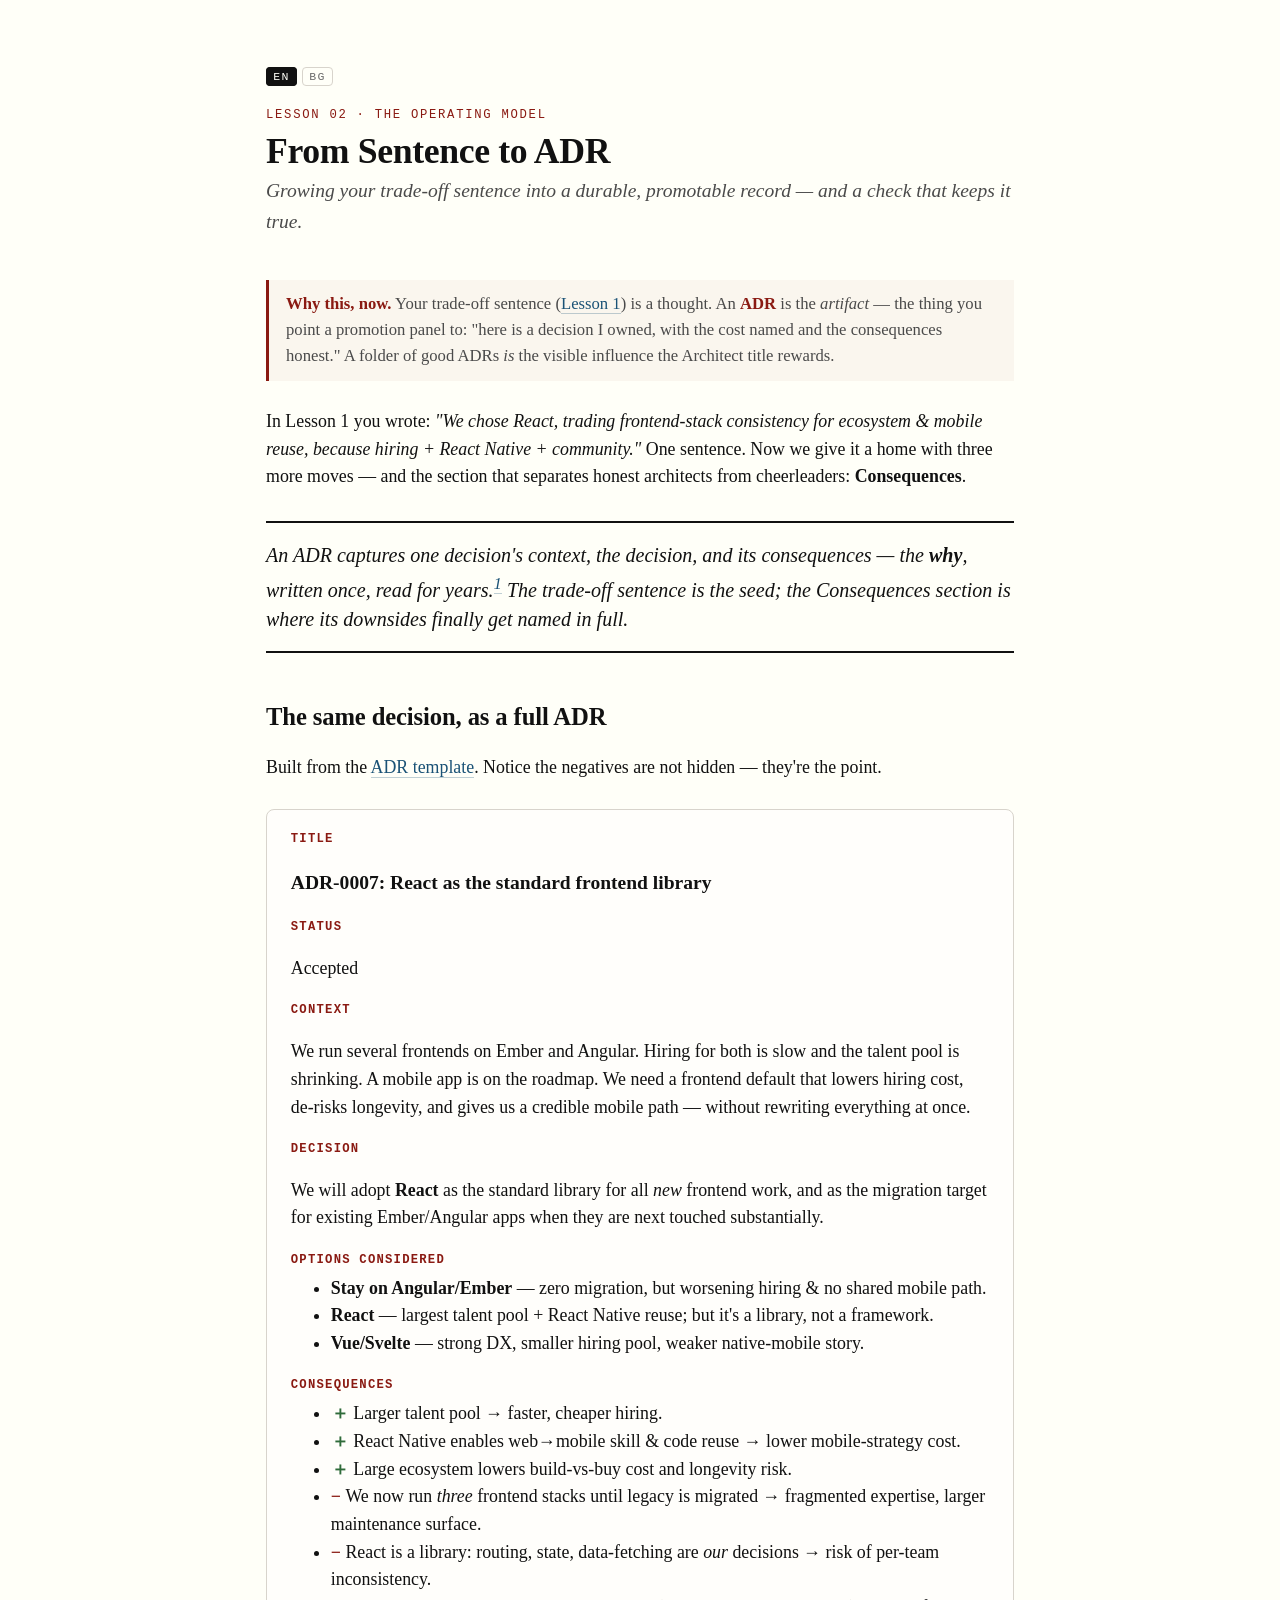
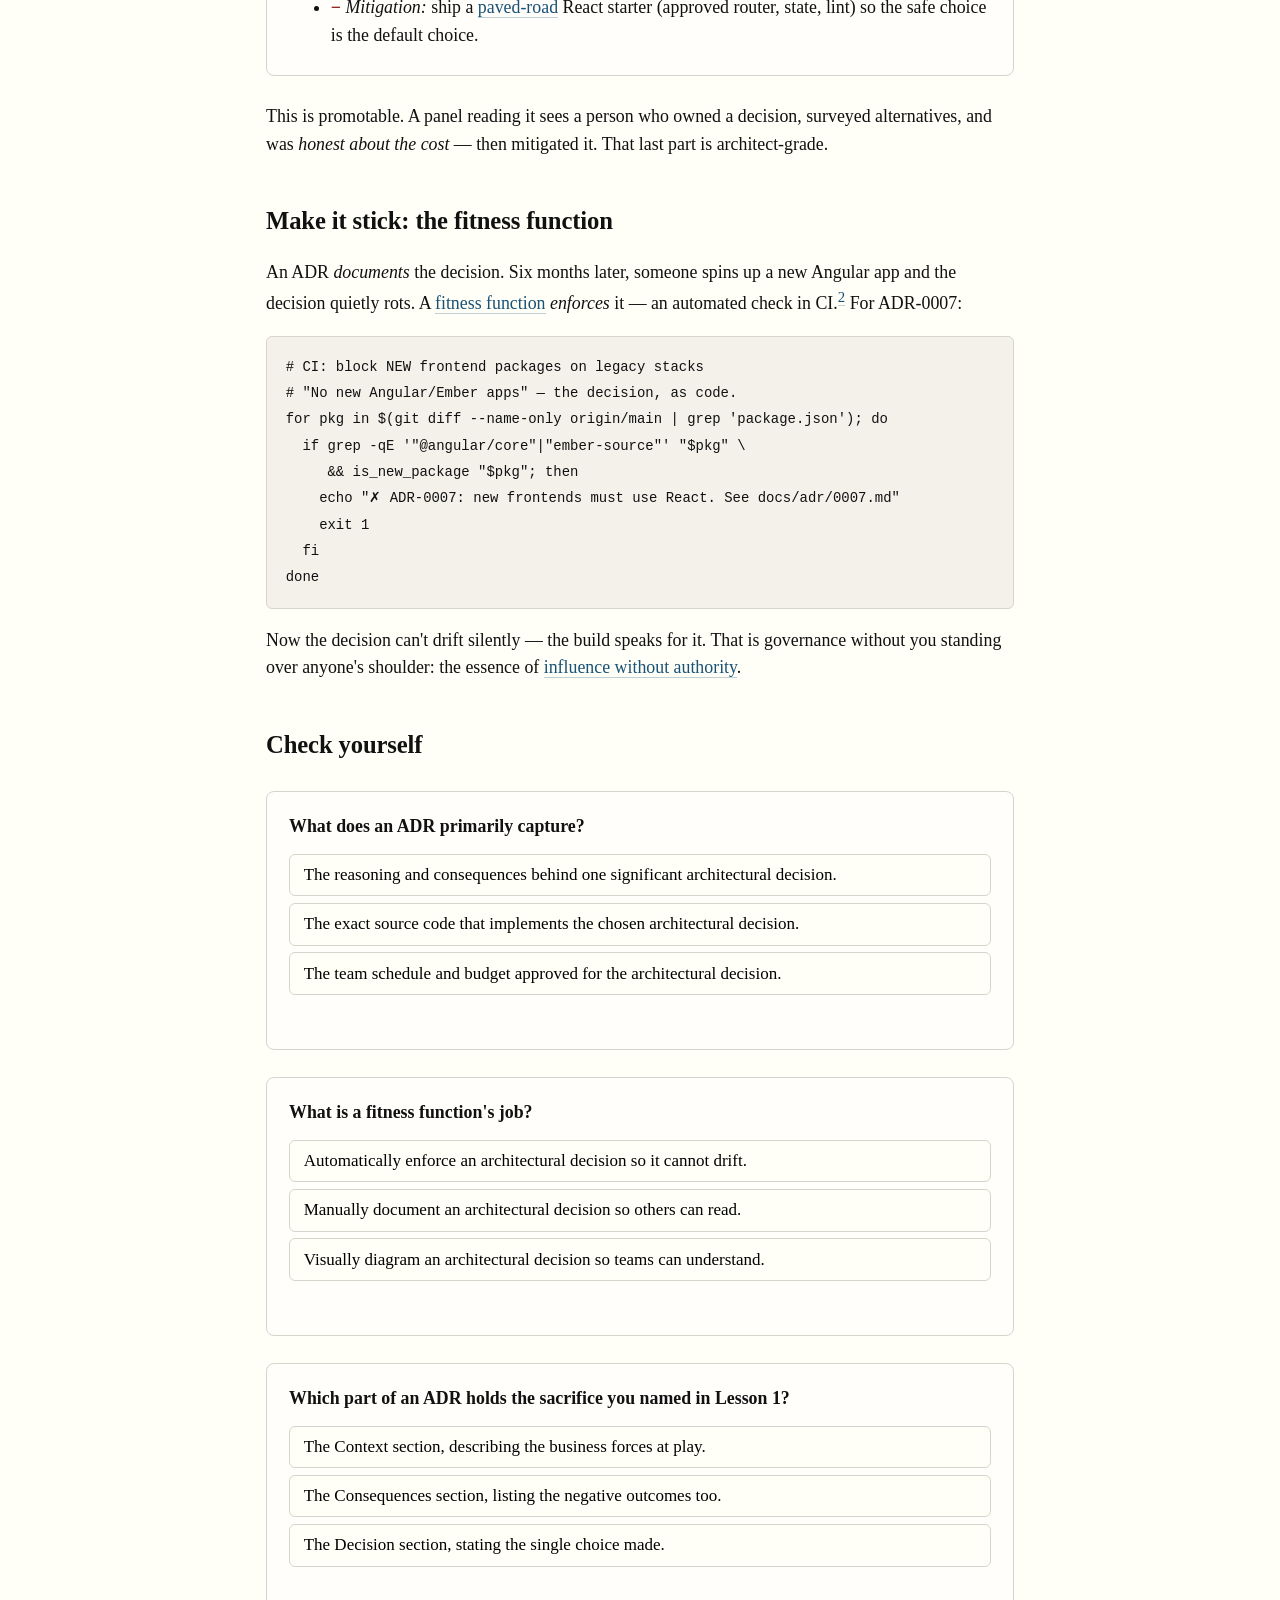
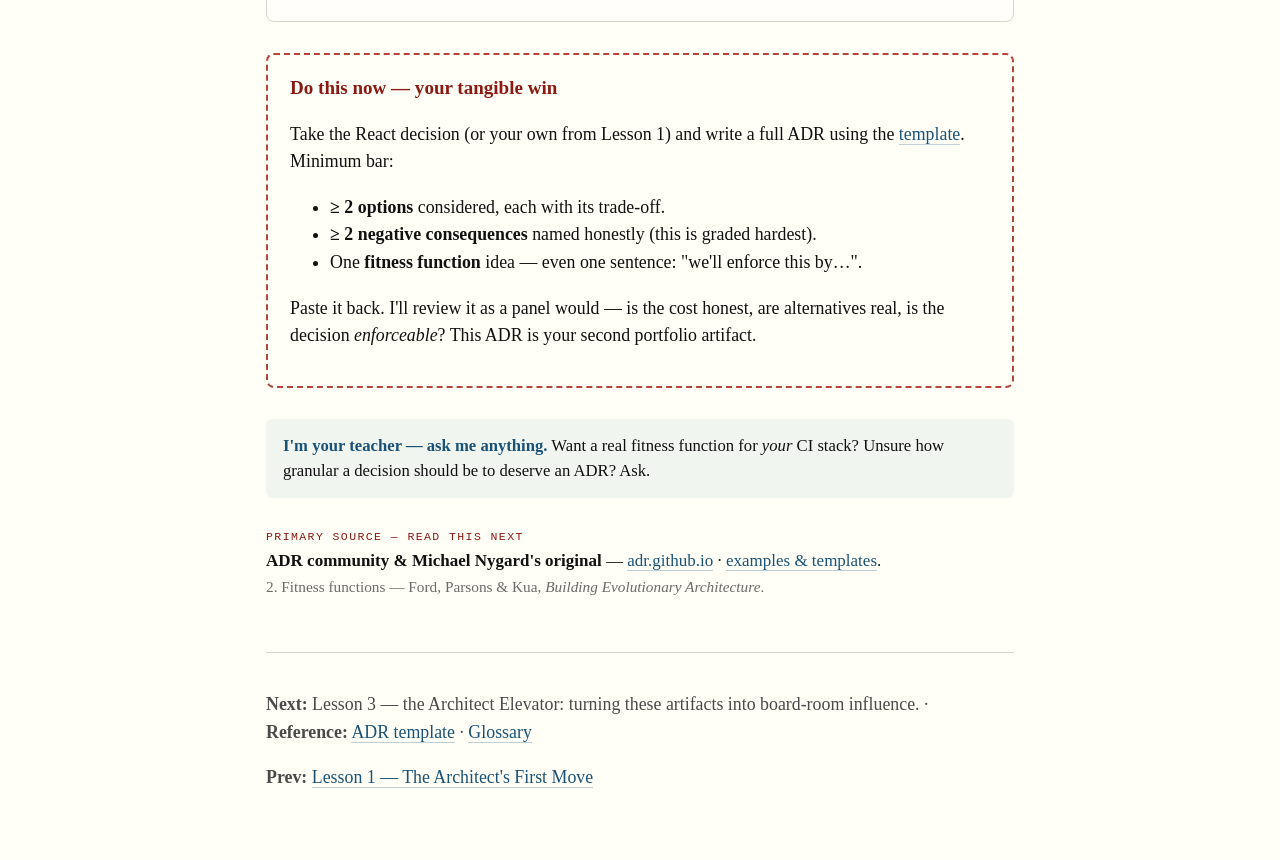
<file: lessons/0002-from-sentence-to-adr.html>
<!doctype html>
<html lang="en">
<head>
<meta charset="utf-8">
<meta name="viewport" content="width=device-width, initial-scale=1">
<title>Lesson 2 — From Sentence to ADR</title>
<link rel="stylesheet" href="../assets/styles.css">
<script src="../assets/quiz.js"></script>
<style>
  .adr { border: 1px solid var(--rule); border-radius: 8px; padding: 1.2rem 1.4rem; margin: 1.6rem 0; background: #fffefb; }
  .adr h4 { font-family: var(--mono); font-size: .72rem; letter-spacing: .1em; text-transform: uppercase; color: var(--accent); margin: 1.1rem 0 .3rem; }
  .adr h4:first-child { margin-top: 0; }
  .adr .title { font-size: 1.15rem; font-weight: 600; }
  .adr ul { margin: .3rem 0; }
  .pos::before { content: "＋ "; color: var(--good); font-weight: 700; }
  .neg::before { content: "− "; color: var(--bad); font-weight: 700; }
</style>
</head>
<body>
<p class="lang-toggle"><a class="active" href="0002-from-sentence-to-adr.html">EN</a><a href="0002-from-sentence-to-adr.bg.html">BG</a></p>
<header class="masthead">
  <p class="kicker">Lesson 02 · The Operating Model</p>
  <h1>From Sentence to ADR</h1>
  <p class="subtitle">Growing your trade-off sentence into a durable, promotable record — and a check that keeps it true.</p>
</header>

<div class="mission">
  <strong>Why this, now.</strong> Your trade-off sentence (<a href="0001-the-architects-first-move.html">Lesson 1</a>)
  is a thought. An <strong>ADR</strong> is the <em>artifact</em> — the thing you point a promotion panel to:
  "here is a decision I owned, with the cost named and the consequences honest." A folder of good ADRs
  <em>is</em> the visible influence the Architect title rewards.
</div>

<p>In Lesson 1 you wrote: <em>"We chose React, trading frontend-stack consistency for ecosystem &amp;
mobile reuse, because hiring + React Native + community."</em> One sentence. Now we give it a home with
three more moves — and the section that separates honest architects from cheerleaders: <strong>Consequences</strong>.</p>

<p class="keyidea">An ADR captures one decision's <em>context</em>, the <em>decision</em>, and its
<em>consequences</em> — the <strong>why</strong>, written once, read for years.<sup><a href="#src">1</a></sup>
The trade-off sentence is the seed; the Consequences section is where its downsides finally get named in full.</p>

<h2>The same decision, as a full ADR</h2>
<p>Built from the <a href="../reference/adr-template.html">ADR template</a>. Notice the negatives are not hidden — they're the point.</p>

<div class="adr">
  <h4>Title</h4>
  <p class="title">ADR-0007: React as the standard frontend library</p>
  <h4>Status</h4>
  <p>Accepted</p>
  <h4>Context</h4>
  <p>We run several frontends on Ember and Angular. Hiring for both is slow and the talent pool is
  shrinking. A mobile app is on the roadmap. We need a frontend default that lowers hiring cost,
  de-risks longevity, and gives us a credible mobile path — without rewriting everything at once.</p>
  <h4>Decision</h4>
  <p>We will adopt <strong>React</strong> as the standard library for all <em>new</em> frontend work,
  and as the migration target for existing Ember/Angular apps when they are next touched substantially.</p>
  <h4>Options considered</h4>
  <ul>
    <li><strong>Stay on Angular/Ember</strong> — zero migration, but worsening hiring &amp; no shared mobile path.</li>
    <li><strong>React</strong> — largest talent pool + React Native reuse; but it's a library, not a framework.</li>
    <li><strong>Vue/Svelte</strong> — strong DX, smaller hiring pool, weaker native-mobile story.</li>
  </ul>
  <h4>Consequences</h4>
  <ul>
    <li class="pos">Larger talent pool → faster, cheaper hiring.</li>
    <li class="pos">React Native enables web→mobile skill &amp; code reuse → lower mobile-strategy cost.</li>
    <li class="pos">Large ecosystem lowers build-vs-buy cost and longevity risk.</li>
    <li class="neg">We now run <em>three</em> frontend stacks until legacy is migrated → fragmented expertise, larger maintenance surface.</li>
    <li class="neg">React is a library: routing, state, data-fetching are <em>our</em> decisions → risk of per-team inconsistency.</li>
    <li class="neg"><em>Mitigation:</em> ship a <a href="../reference/glossary.html">paved-road</a> React starter (approved router, state, lint) so the safe choice is the default choice.</li>
  </ul>
</div>

<p>This is promotable. A panel reading it sees a person who owned a decision, surveyed alternatives,
and was <em>honest about the cost</em> — then mitigated it. That last part is architect-grade.</p>

<h2>Make it stick: the fitness function</h2>
<p>An ADR <em>documents</em> the decision. Six months later, someone spins up a new Angular app and the
decision quietly rots. A <a href="../reference/glossary.html">fitness function</a> <em>enforces</em> it —
an automated check in CI.<sup><a href="#src">2</a></sup> For ADR-0007:</p>

<pre><code># CI: block NEW frontend packages on legacy stacks
# "No new Angular/Ember apps" — the decision, as code.
for pkg in $(git diff --name-only origin/main | grep 'package.json'); do
  if grep -qE '"@angular/core"|"ember-source"' "$pkg" \
     && is_new_package "$pkg"; then
    echo "✗ ADR-0007: new frontends must use React. See docs/adr/0007.md"
    exit 1
  fi
done</code></pre>

<p>Now the decision can't drift silently — the build speaks for it. That is governance without you
standing over anyone's shoulder: the essence of <a href="0001-the-architects-first-move.html">influence
without authority</a>.</p>

<h2>Check yourself</h2>

<div class="quiz" data-answer="0">
  <p class="q">What does an ADR primarily capture?</p>
  <button class="opt">The reasoning and consequences behind one significant architectural decision.</button>
  <button class="opt">The exact source code that implements the chosen architectural decision.</button>
  <button class="opt">The team schedule and budget approved for the architectural decision.</button>
  <div class="feedback"
       data-ok="Right — an ADR records the why: context, the decision, and its consequences."
       data-no="An ADR isn't code or a plan — it captures the reasoning and consequences of a decision."></div>
</div>

<div class="quiz" data-answer="0">
  <p class="q">What is a fitness function's job?</p>
  <button class="opt">Automatically enforce an architectural decision so it cannot drift.</button>
  <button class="opt">Manually document an architectural decision so others can read.</button>
  <button class="opt">Visually diagram an architectural decision so teams can understand.</button>
  <div class="feedback"
       data-ok="Exactly — it's an automated check that assures the decision stays true over time."
       data-no="Documenting is the ADR's job; a fitness function automatically enforces the decision in CI."></div>
</div>

<div class="quiz" data-answer="1">
  <p class="q">Which part of an ADR holds the sacrifice you named in Lesson 1?</p>
  <button class="opt">The Context section, describing the business forces at play.</button>
  <button class="opt">The Consequences section, listing the negative outcomes too.</button>
  <button class="opt">The Decision section, stating the single choice made.</button>
  <div class="feedback"
       data-ok="Yes — the negative consequences are exactly the downsides your trade-off sentence named."
       data-no="The sacrifice lives in Consequences — specifically the negative outcomes, not Context or Decision."></div>
</div>

<div class="task">
  <h3>Do this now — your tangible win</h3>
  <p>Take the React decision (or your own from Lesson 1) and write a full ADR using the
  <a href="../reference/adr-template.html">template</a>. Minimum bar:</p>
  <ul>
    <li><strong>≥ 2 options</strong> considered, each with its trade-off.</li>
    <li><strong>≥ 2 negative consequences</strong> named honestly (this is graded hardest).</li>
    <li>One <strong>fitness function</strong> idea — even one sentence: "we'll enforce this by…".</li>
  </ul>
  <p>Paste it back. I'll review it as a panel would — is the cost honest, are alternatives real,
  is the decision <em>enforceable</em>? This ADR is your second portfolio artifact.</p>
</div>

<div class="ask">
  <strong>I'm your teacher — ask me anything.</strong> Want a real fitness function for <em>your</em>
  CI stack? Unsure how granular a decision should be to deserve an ADR? Ask.
</div>

<p class="primary-source" id="src">
  <span class="label">Primary source — read this next</span><br>
  <strong>ADR community &amp; Michael Nygard's original</strong> —
  <a href="https://adr.github.io/">adr.github.io</a> ·
  <a href="https://github.com/architecture-decision-record/architecture-decision-record">examples &amp; templates</a>.<br>
  <span class="muted">2. Fitness functions — Ford, Parsons &amp; Kua, <em>Building Evolutionary Architecture</em>.</span>
</p>

<footer class="lesson-footer">
  <p><strong>Next:</strong> Lesson 3 — the Architect Elevator: turning these artifacts into board-room
  influence. · <strong>Reference:</strong>
  <a href="../reference/adr-template.html">ADR template</a> ·
  <a href="../reference/glossary.html">Glossary</a></p>
  <p><strong>Prev:</strong> <a href="0001-the-architects-first-move.html">Lesson 1 — The Architect's First Move</a></p>
</footer>
</body>
</html>
</file>
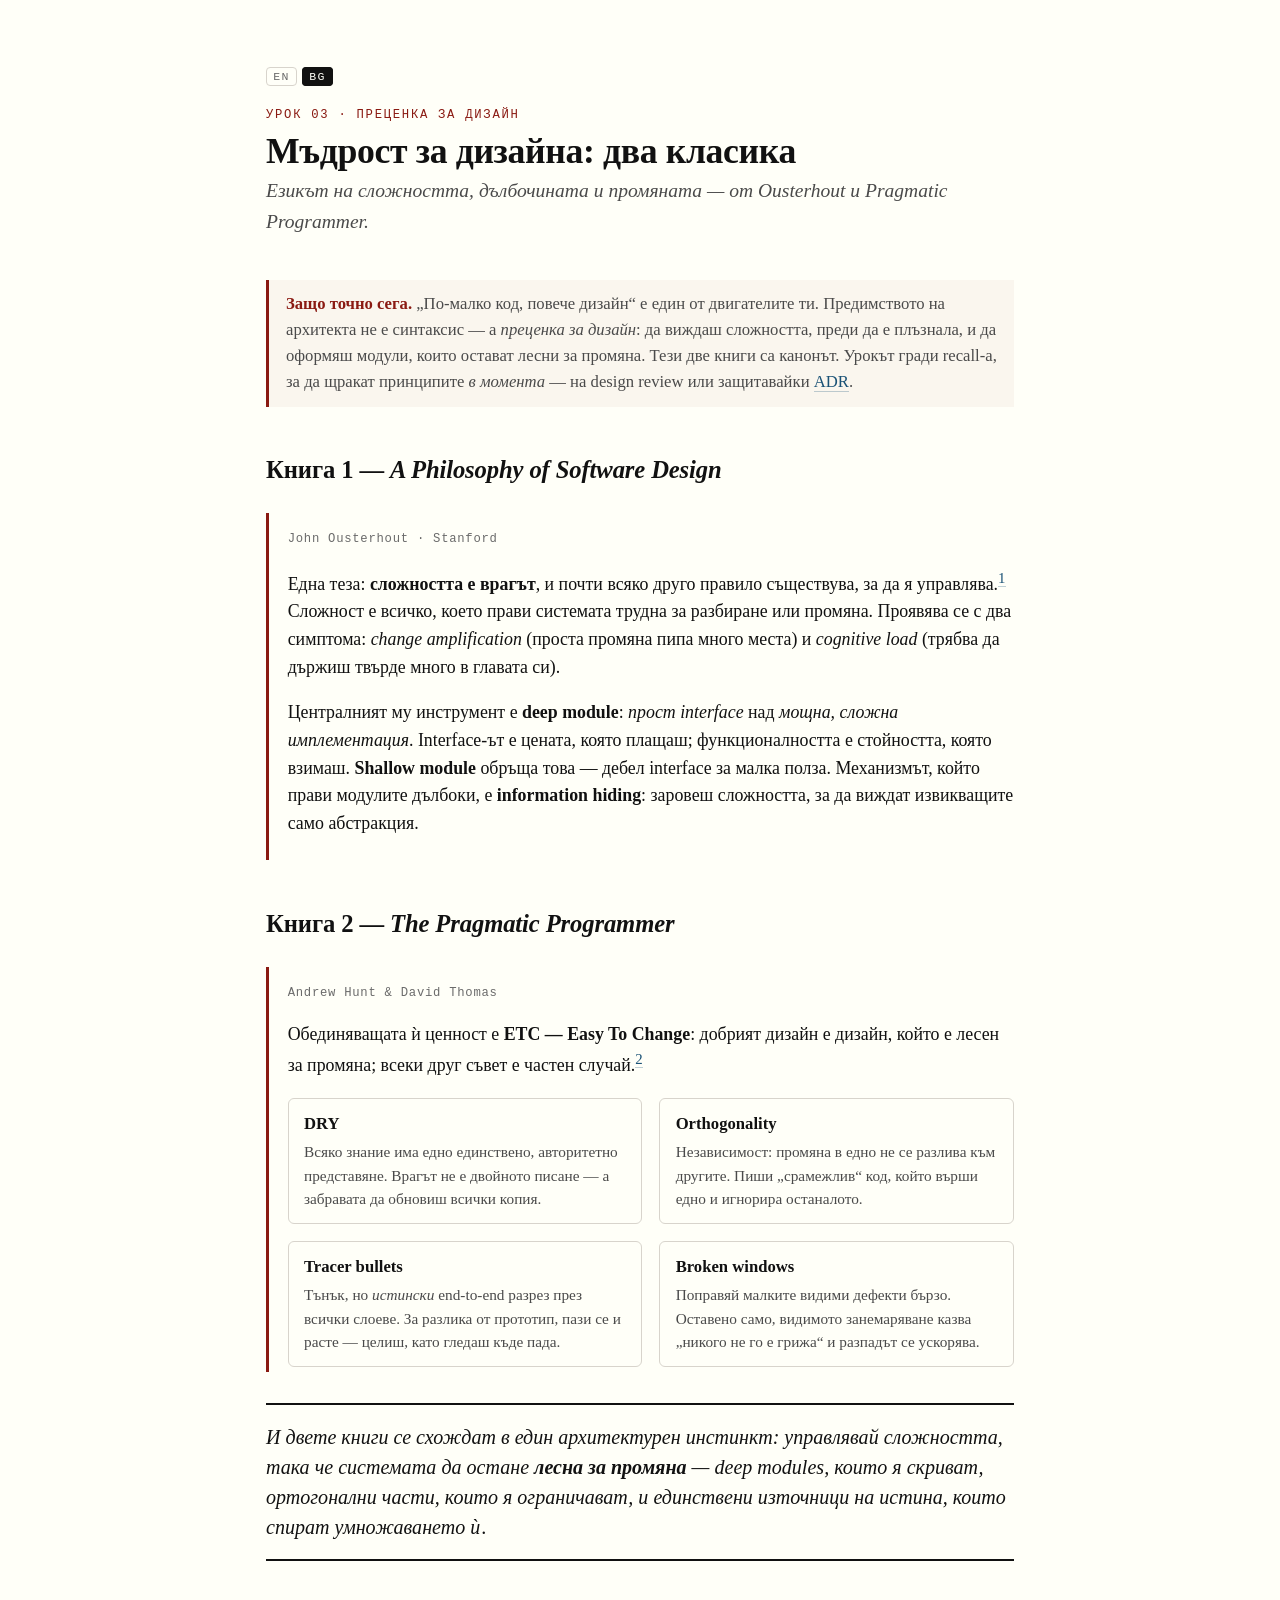
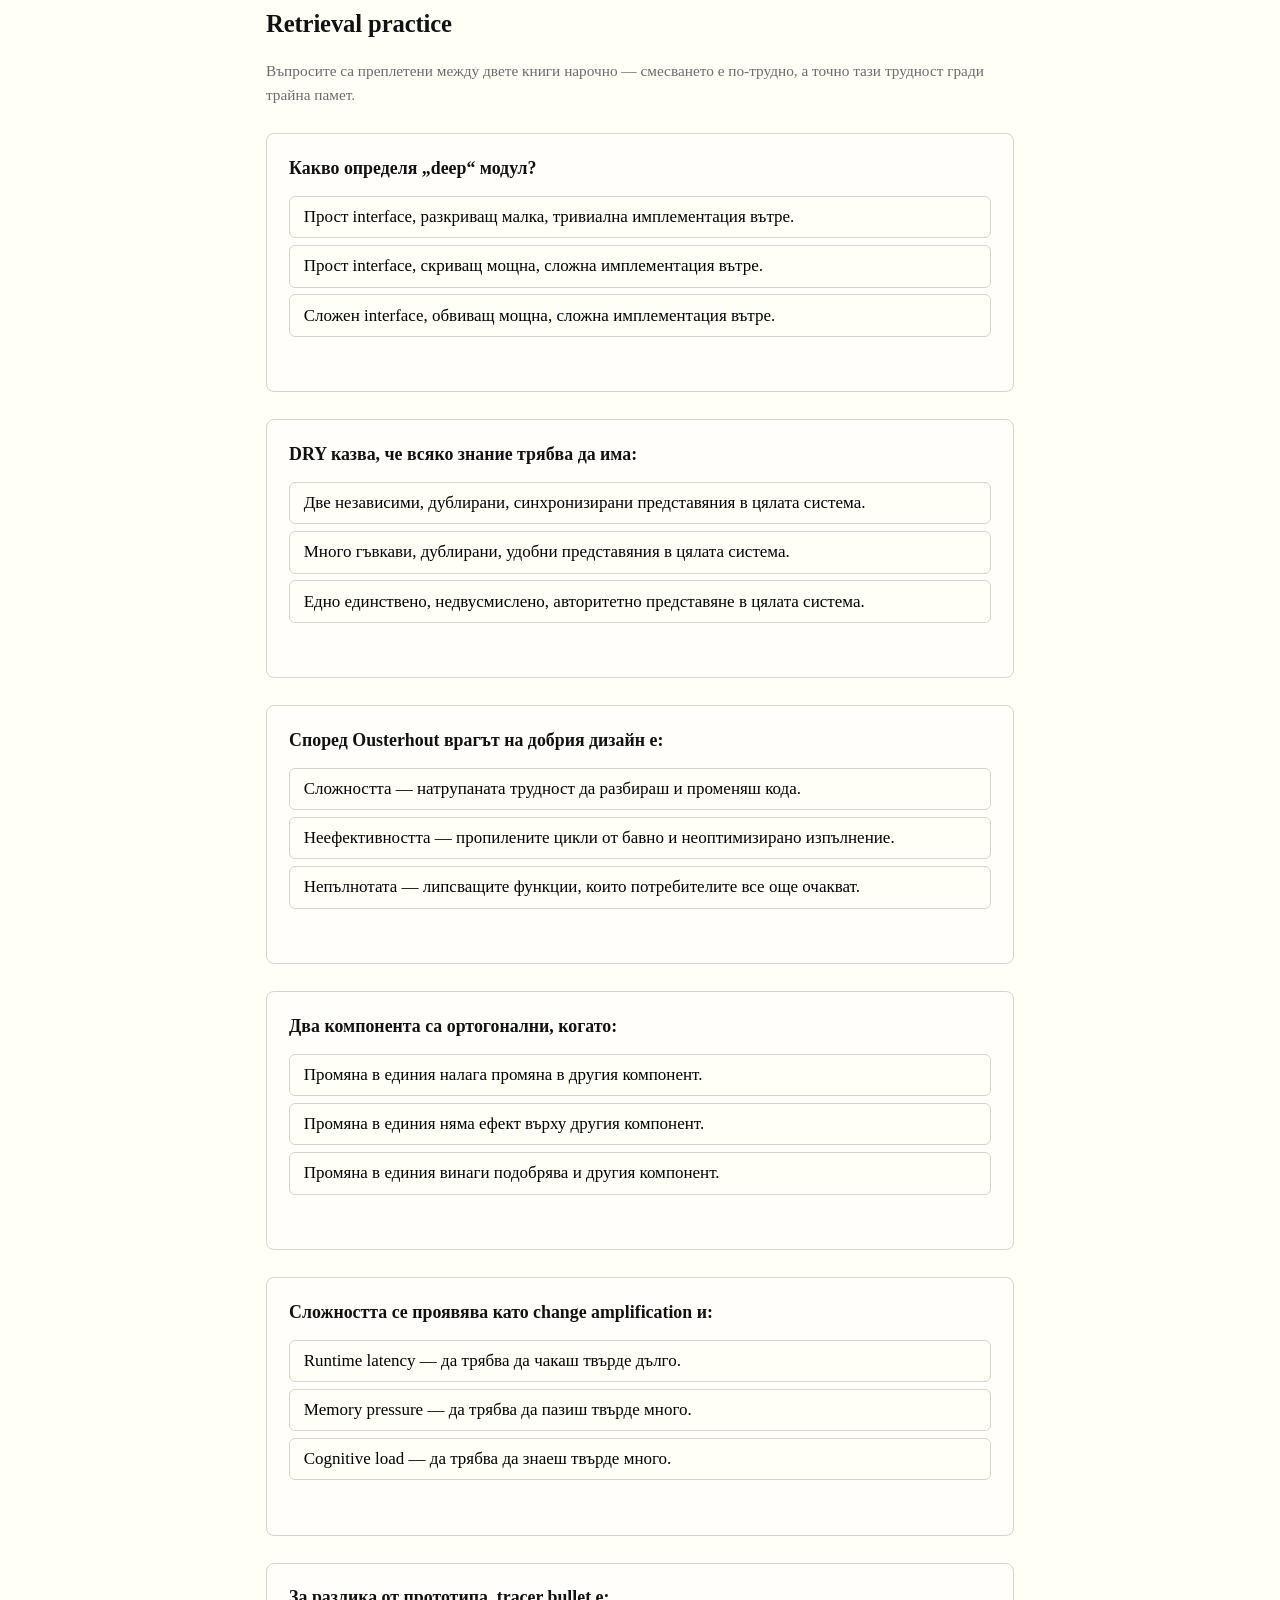
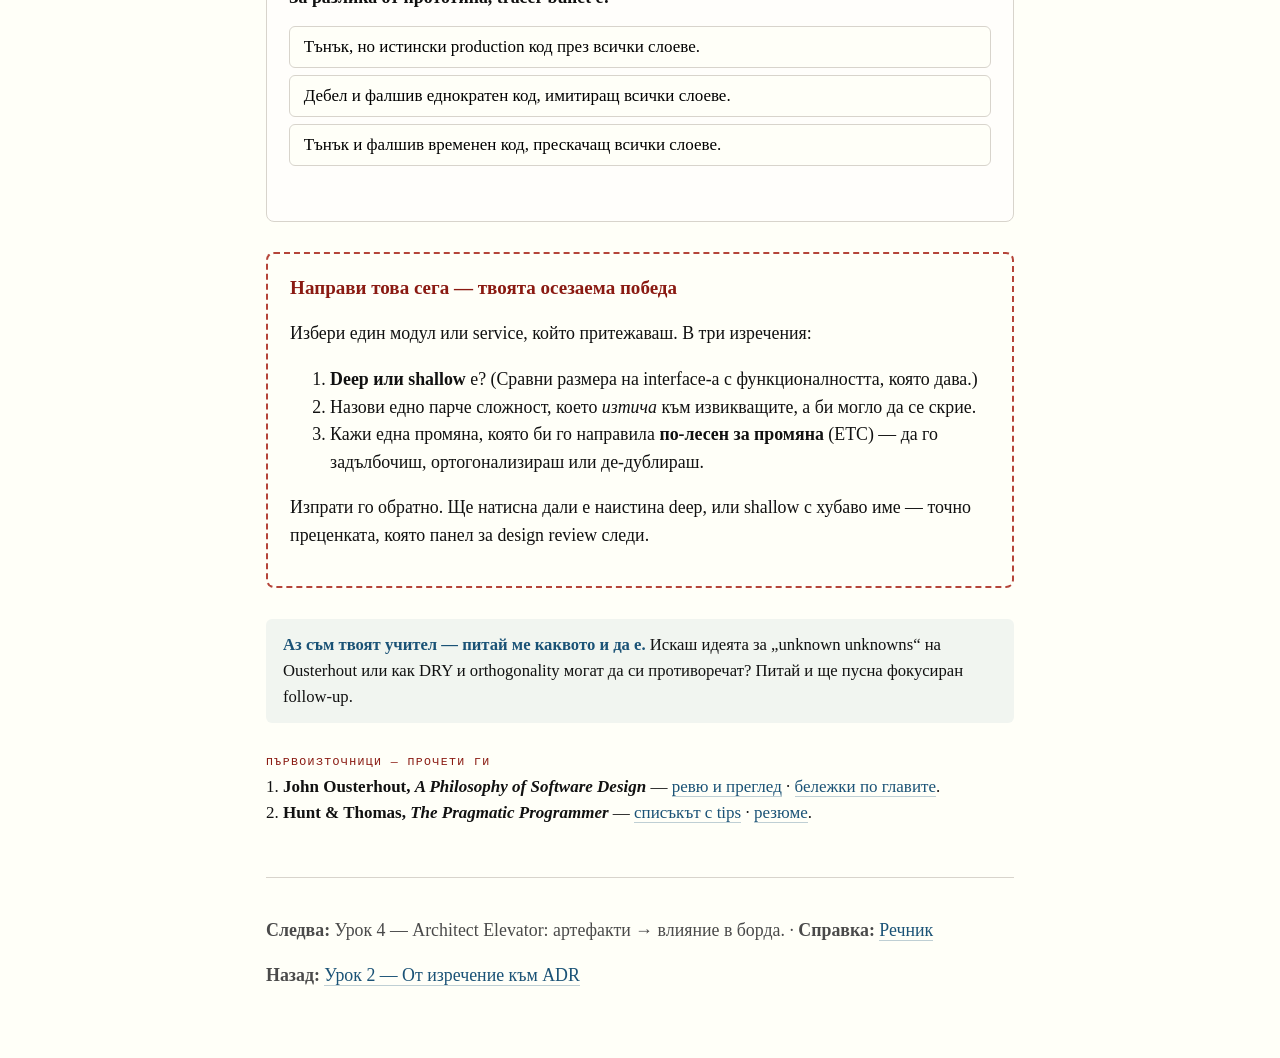
<file: lessons/0003-design-wisdom-two-classics.bg.html>
<!doctype html>
<html lang="bg">
<head>
<meta charset="utf-8">
<meta name="viewport" content="width=device-width, initial-scale=1">
<title>Урок 3 — Мъдрост за дизайна: два класика</title>
<link rel="stylesheet" href="../assets/styles.css">
<script src="../assets/quiz.js"></script>
<style>
  .book { border-left: 3px solid var(--accent); padding: .3rem 0 .3rem 1.1rem; margin: 1.4rem 0; }
  .book .meta { font-family: var(--mono); font-size: .72rem; letter-spacing: .06em; color: var(--faint); }
  .twocol { display: grid; grid-template-columns: 1fr 1fr; gap: 1rem; }
  @media (max-width: 40rem) { .twocol { grid-template-columns: 1fr; } }
  .principle { border: 1px solid var(--rule); border-radius: 6px; padding: .7rem .9rem; }
  .principle h4 { margin: 0 0 .2rem; font-size: .98rem; }
  .principle p { margin: 0; font-size: .9rem; color: var(--soft); }
</style>
</head>
<body>
<p class="lang-toggle"><a href="0003-design-wisdom-two-classics.html">EN</a><a class="active" href="0003-design-wisdom-two-classics.bg.html">BG</a></p>
<header class="masthead">
  <p class="kicker">Урок 03 · Преценка за дизайн</p>
  <h1>Мъдрост за дизайна: два класика</h1>
  <p class="subtitle">Езикът на сложността, дълбочината и промяната — от Ousterhout и Pragmatic Programmer.</p>
</header>

<div class="mission">
  <strong>Защо точно сега.</strong> „По-малко код, повече дизайн“ е един от двигателите ти. Предимството
  на архитекта не е синтаксис — а <em>преценка за дизайн</em>: да виждаш сложността, преди да е плъзнала,
  и да оформяш модули, които остават лесни за промяна. Тези две книги са канонът. Урокът гради recall-а,
  за да щракат принципите <em>в момента</em> — на design review или защитавайки <a href="0002-from-sentence-to-adr.bg.html">ADR</a>.
</div>

<h2>Книга 1 — <em>A Philosophy of Software Design</em></h2>
<div class="book">
  <p class="meta">John Ousterhout · Stanford</p>
  <p>Една теза: <strong>сложността е врагът</strong>, и почти всяко друго правило съществува, за да я
  управлява.<sup><a href="#src">1</a></sup> Сложност е всичко, което прави системата трудна за разбиране
  или промяна. Проявява се с два симптома: <em>change amplification</em> (проста промяна пипа много места)
  и <em>cognitive load</em> (трябва да държиш твърде много в главата си).</p>
  <p>Централният му инструмент е <strong>deep module</strong>: <em>прост interface</em> над
  <em>мощна, сложна имплементация</em>. Interface-ът е цената, която плащаш; функционалността е стойността,
  която взимаш. <strong>Shallow module</strong> обръща това — дебел interface за малка полза.
  Механизмът, който прави модулите дълбоки, е <strong>information hiding</strong>: заровеш сложността, за
  да виждат извикващите само абстракция.</p>
</div>

<h2>Книга 2 — <em>The Pragmatic Programmer</em></h2>
<div class="book">
  <p class="meta">Andrew Hunt &amp; David Thomas</p>
  <p>Обединяващата ѝ ценност е <strong>ETC — Easy To Change</strong>: добрият дизайн е дизайн, който е
  лесен за промяна; всеки друг съвет е частен случай.<sup><a href="#src">2</a></sup></p>
  <div class="twocol">
    <div class="principle"><h4>DRY</h4><p>Всяко знание има едно единствено, авторитетно представяне. Врагът не е двойното писане — а забравата да обновиш всички копия.</p></div>
    <div class="principle"><h4>Orthogonality</h4><p>Независимост: промяна в едно не се разлива към другите. Пиши „срамежлив“ код, който върши едно и игнорира останалото.</p></div>
    <div class="principle"><h4>Tracer bullets</h4><p>Тънък, но <em>истински</em> end-to-end разрез през всички слоеве. За разлика от прототип, пази се и расте — целиш, като гледаш къде пада.</p></div>
    <div class="principle"><h4>Broken windows</h4><p>Поправяй малките видими дефекти бързо. Оставено само, видимото занемаряване казва „никого не го е грижа“ и разпадът се ускорява.</p></div>
  </div>
</div>

<p class="keyidea">И двете книги се схождат в един архитектурен инстинкт: управлявай сложността, така че
системата да остане <strong>лесна за промяна</strong> — deep modules, които я скриват, ортогонални части,
които я ограничават, и единствени източници на истина, които спират умножаването ѝ.</p>

<h2>Retrieval practice</h2>
<p class="muted">Въпросите са преплетени между двете книги нарочно — смесването е по-трудно, а точно тази трудност гради трайна памет.</p>

<div class="quiz" data-answer="1">
  <p class="q">Какво определя „deep“ модул?</p>
  <button class="opt">Прост interface, разкриващ малка, тривиална имплементация вътре.</button>
  <button class="opt">Прост interface, скриващ мощна, сложна имплементация вътре.</button>
  <button class="opt">Сложен interface, обвиващ мощна, сложна имплементация вътре.</button>
  <div class="feedback" data-ok="Точно — малък interface, голяма скрита функционалност. Максимум стойност, минимум цена."
       data-no="Дълбочина = прост interface над мощна, скрита имплементация. Не тривиална и не сложен interface."></div>
</div>

<div class="quiz" data-answer="2">
  <p class="q">DRY казва, че всяко знание трябва да има:</p>
  <button class="opt">Две независими, дублирани, синхронизирани представяния в цялата система.</button>
  <button class="opt">Много гъвкави, дублирани, удобни представяния в цялата система.</button>
  <button class="opt">Едно единствено, недвусмислено, авторитетно представяне в цялата система.</button>
  <div class="feedback" data-ok="Именно — един авторитетен източник. Дублирането рискува забравено копие при промяна."
       data-no="DRY изисква едно авторитетно представяне — не дублирани или излишни копия."></div>
</div>

<div class="quiz" data-answer="0">
  <p class="q">Според Ousterhout врагът на добрия дизайн е:</p>
  <button class="opt">Сложността — натрупаната трудност да разбираш и променяш кода.</button>
  <button class="opt">Неефективността — пропилените цикли от бавно и неоптимизирано изпълнение.</button>
  <button class="opt">Непълнотата — липсващите функции, които потребителите все още очакват.</button>
  <div class="feedback" data-ok="Да — сложността е главният проблем; повечето други принципи съществуват срещу нея."
       data-no="Ousterhout назовава сложността като врага — не производителността или липсващи функции."></div>
</div>

<div class="quiz" data-answer="1">
  <p class="q">Два компонента са ортогонални, когато:</p>
  <button class="opt">Промяна в единия налага промяна в другия компонент.</button>
  <button class="opt">Промяна в единия няма ефект върху другия компонент.</button>
  <button class="opt">Промяна в единия винаги подобрява и другия компонент.</button>
  <div class="feedback" data-ok="Точно — ортогоналните части са независими; промените остават ограничени."
       data-no="Ортогоналност значи независимост: промяна в единия няма ефект върху другия."></div>
</div>

<div class="quiz" data-answer="2">
  <p class="q">Сложността се проявява като change amplification и:</p>
  <button class="opt">Runtime latency — да трябва да чакаш твърде дълго.</button>
  <button class="opt">Memory pressure — да трябва да пазиш твърде много.</button>
  <button class="opt">Cognitive load — да трябва да знаеш твърде много.</button>
  <div class="feedback" data-ok="Именно — двата симптома са change amplification и cognitive load."
       data-no="Вторият симптом е cognitive load — колко трябва да знаеш, за да направиш промяна."></div>
</div>

<div class="quiz" data-answer="0">
  <p class="q">За разлика от прототипа, tracer bullet е:</p>
  <button class="opt">Тънък, но истински production код през всички слоеве.</button>
  <button class="opt">Дебел и фалшив еднократен код, имитиращ всички слоеве.</button>
  <button class="opt">Тънък и фалшив временен код, прескачащ всички слоеве.</button>
  <div class="feedback" data-ok="Точно — тънък, истински, end-to-end и запазен. Прототипът се хвърля; tracer bullet расте."
       data-no="Tracer bullet е тънък, но истински production код, end-to-end — не фалшив или за изхвърляне."></div>
</div>

<div class="task">
  <h3>Направи това сега — твоята осезаема победа</h3>
  <p>Избери един модул или service, който притежаваш. В три изречения:</p>
  <ol>
    <li><strong>Deep или shallow</strong> е? (Сравни размера на interface-а с функционалността, която дава.)</li>
    <li>Назови едно парче сложност, което <em>изтича</em> към извикващите, а би могло да се скрие.</li>
    <li>Кажи една промяна, която би го направила <strong>по-лесен за промяна</strong> (ETC) — да го задълбочиш, ортогонализираш или де-дублираш.</li>
  </ol>
  <p>Изпрати го обратно. Ще натисна дали е наистина deep, или shallow с хубаво име — точно преценката,
  която панел за design review следи.</p>
</div>

<div class="ask">
  <strong>Аз съм твоят учител — питай ме каквото и да е.</strong> Искаш идеята за „unknown unknowns“ на
  Ousterhout или как DRY и orthogonality могат да си противоречат? Питай и ще пусна фокусиран follow-up.
</div>

<p class="primary-source" id="src">
  <span class="label">Първоизточници — прочети ги</span><br>
  1. <strong>John Ousterhout, <em>A Philosophy of Software Design</em></strong> —
  <a href="https://blog.pragmaticengineer.com/a-philosophy-of-software-design-review/">ревю и преглед</a> ·
  <a href="https://bagerbach.com/books/a-philosophy-of-software-design/">бележки по главите</a>.<br>
  2. <strong>Hunt &amp; Thomas, <em>The Pragmatic Programmer</em></strong> —
  <a href="https://pragprog.com/tips/">списъкът с tips</a> ·
  <a href="https://github.com/HugoMatilla/The-Pragmatic-Programmer">резюме</a>.
</p>

<footer class="lesson-footer">
  <p><strong>Следва:</strong> Урок 4 — Architect Elevator: артефакти → влияние в борда. ·
  <strong>Справка:</strong> <a href="../reference/glossary.bg.html">Речник</a></p>
  <p><strong>Назад:</strong> <a href="0002-from-sentence-to-adr.bg.html">Урок 2 — От изречение към ADR</a></p>
</footer>
</body>
</html>
</file>
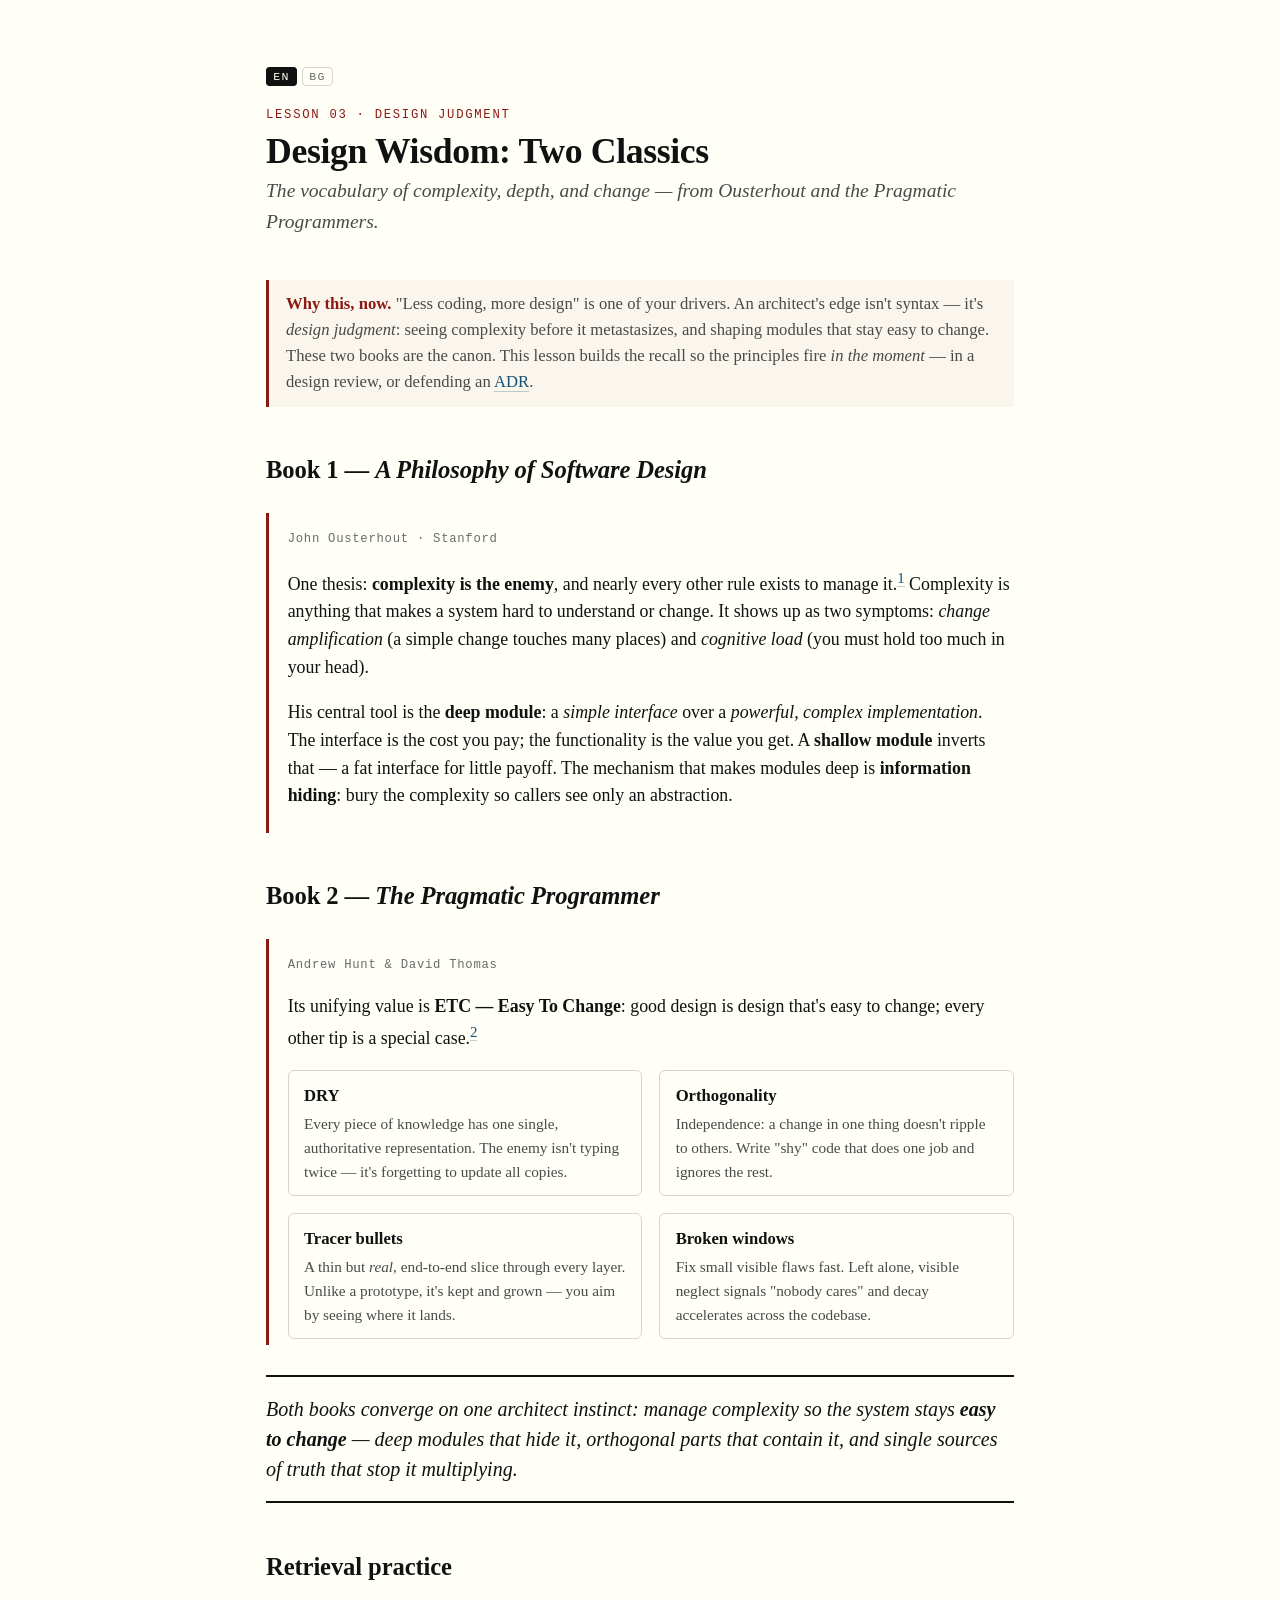
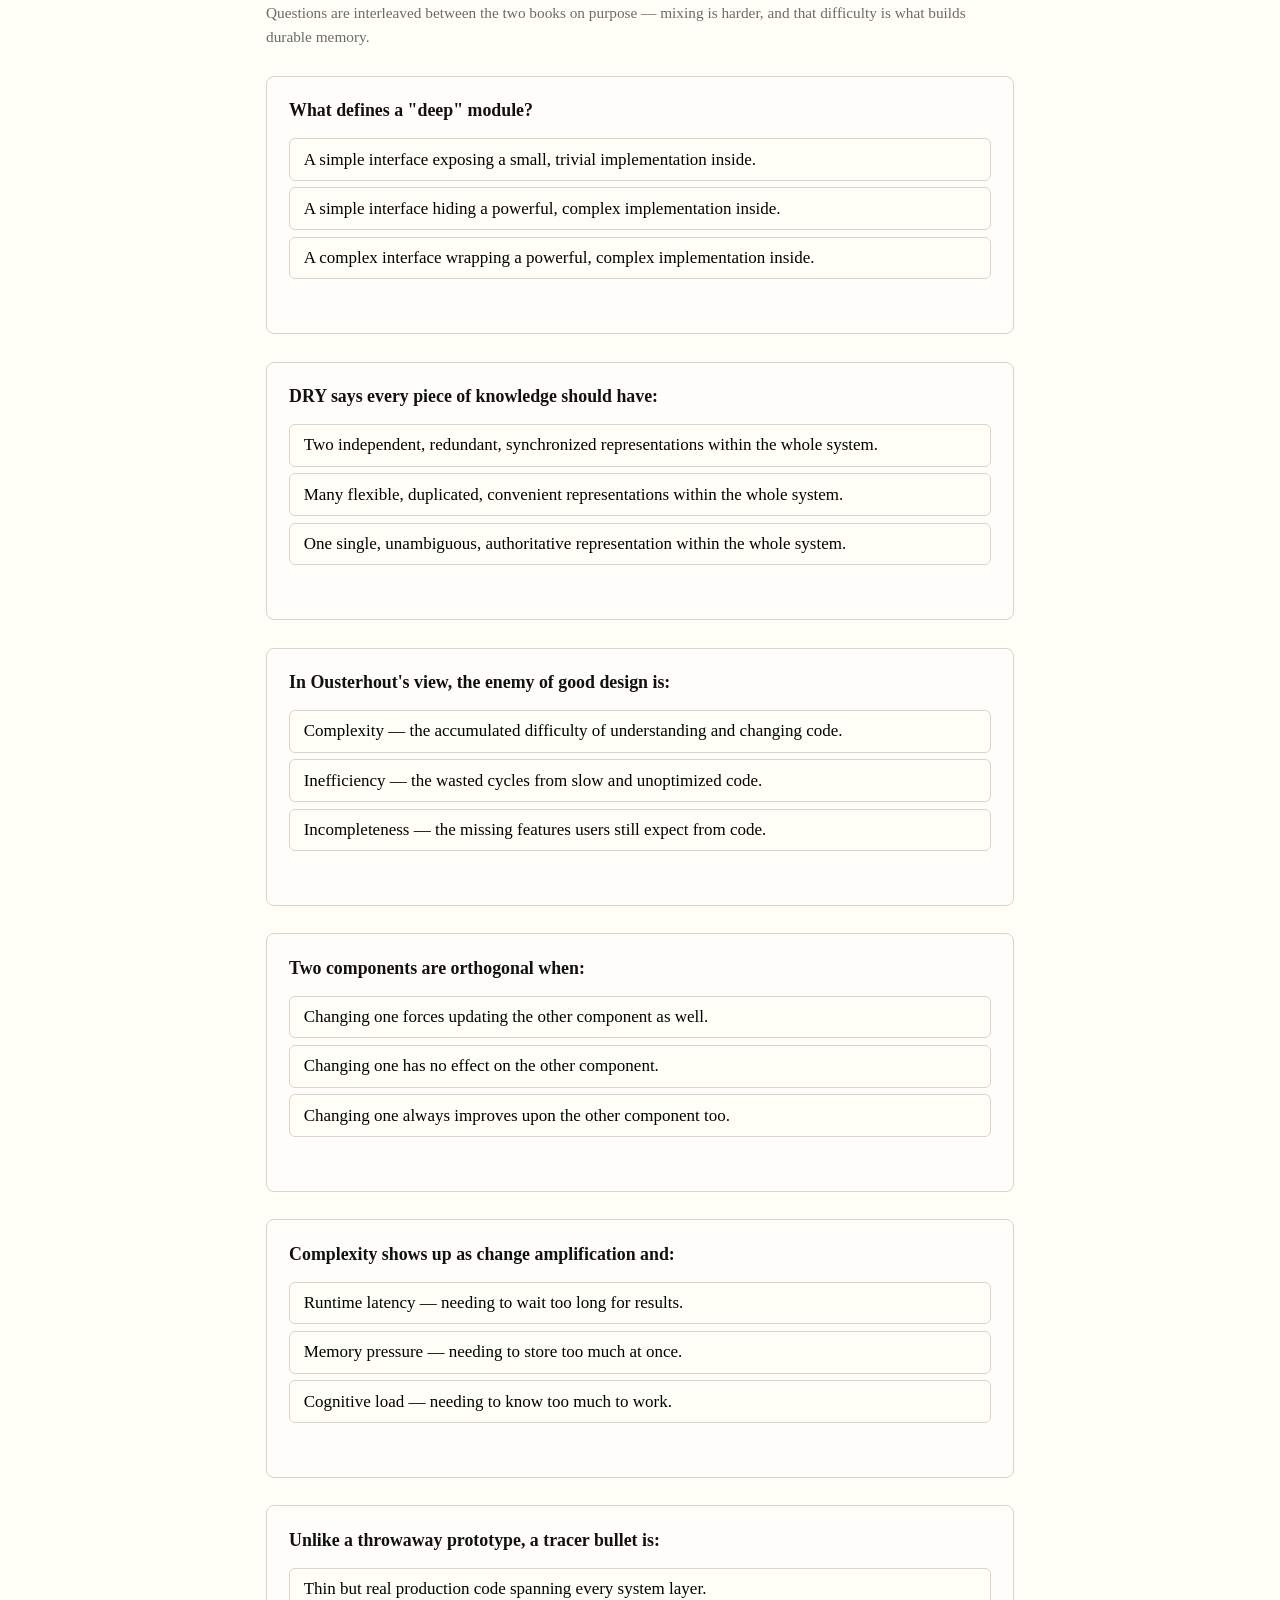
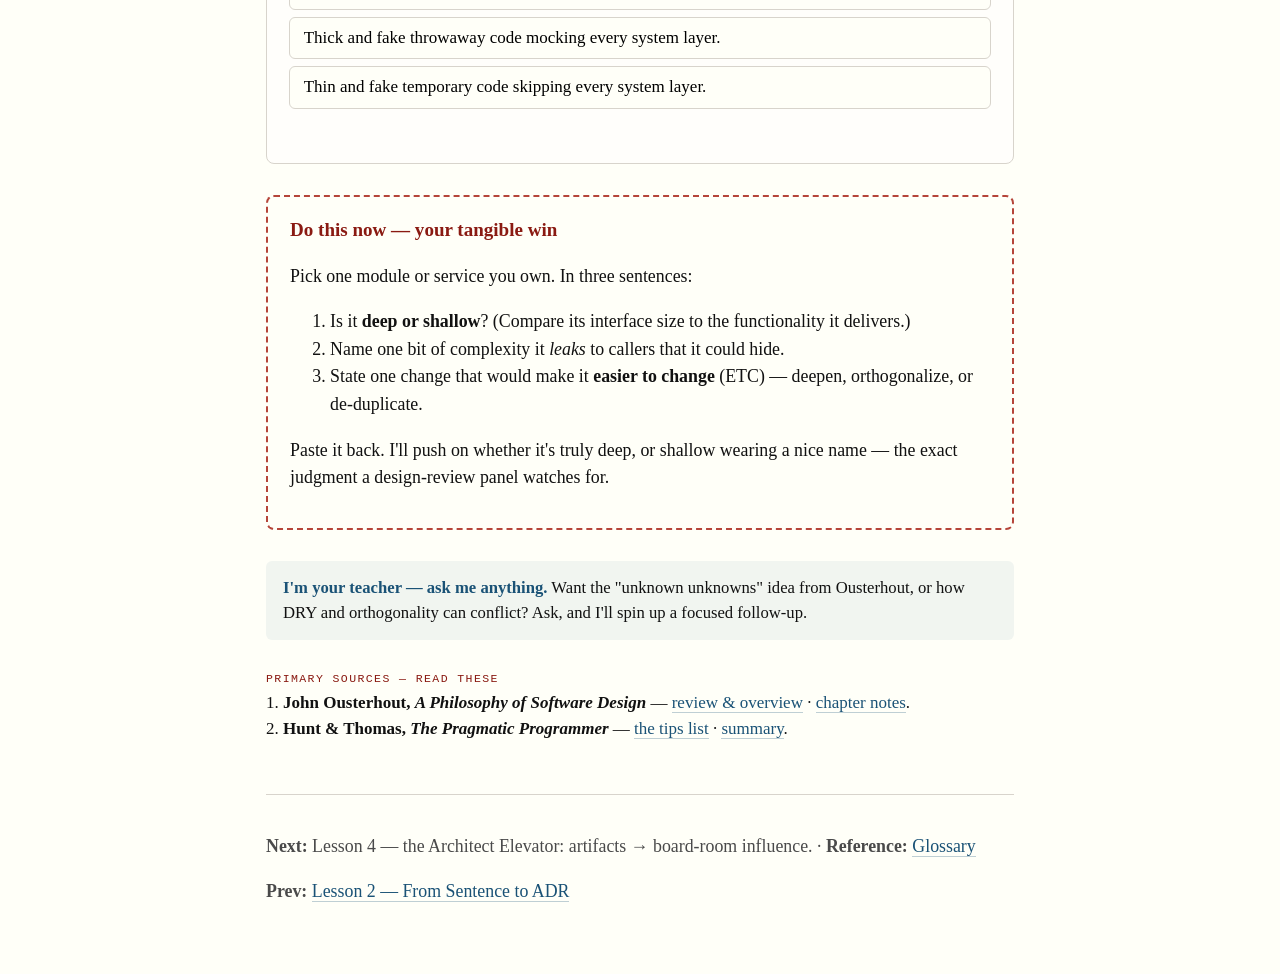
<file: lessons/0003-design-wisdom-two-classics.html>
<!doctype html>
<html lang="en">
<head>
<meta charset="utf-8">
<meta name="viewport" content="width=device-width, initial-scale=1">
<title>Lesson 3 — Design Wisdom: Two Classics</title>
<link rel="stylesheet" href="../assets/styles.css">
<script src="../assets/quiz.js"></script>
<style>
  .book { border-left: 3px solid var(--accent); padding: .3rem 0 .3rem 1.1rem; margin: 1.4rem 0; }
  .book .meta { font-family: var(--mono); font-size: .72rem; letter-spacing: .06em; color: var(--faint); }
  .twocol { display: grid; grid-template-columns: 1fr 1fr; gap: 1rem; }
  @media (max-width: 40rem) { .twocol { grid-template-columns: 1fr; } }
  .principle { border: 1px solid var(--rule); border-radius: 6px; padding: .7rem .9rem; }
  .principle h4 { margin: 0 0 .2rem; font-size: .98rem; }
  .principle p { margin: 0; font-size: .9rem; color: var(--soft); }
</style>
</head>
<body>
<p class="lang-toggle"><a class="active" href="0003-design-wisdom-two-classics.html">EN</a><a href="0003-design-wisdom-two-classics.bg.html">BG</a></p>
<header class="masthead">
  <p class="kicker">Lesson 03 · Design Judgment</p>
  <h1>Design Wisdom: Two Classics</h1>
  <p class="subtitle">The vocabulary of complexity, depth, and change — from Ousterhout and the Pragmatic Programmers.</p>
</header>

<div class="mission">
  <strong>Why this, now.</strong> "Less coding, more design" is one of your drivers. An architect's edge
  isn't syntax — it's <em>design judgment</em>: seeing complexity before it metastasizes, and shaping
  modules that stay easy to change. These two books are the canon. This lesson builds the recall so the
  principles fire <em>in the moment</em> — in a design review, or defending an <a href="0002-from-sentence-to-adr.html">ADR</a>.
</div>

<h2>Book 1 — <em>A Philosophy of Software Design</em></h2>
<div class="book">
  <p class="meta">John Ousterhout · Stanford</p>
  <p>One thesis: <strong>complexity is the enemy</strong>, and nearly every other rule exists to manage
  it.<sup><a href="#src">1</a></sup> Complexity is anything that makes a system hard to understand or
  change. It shows up as two symptoms: <em>change amplification</em> (a simple change touches many
  places) and <em>cognitive load</em> (you must hold too much in your head).</p>
  <p>His central tool is the <strong>deep module</strong>: a <em>simple interface</em> over a
  <em>powerful, complex implementation</em>. The interface is the cost you pay; the functionality is the
  value you get. A <strong>shallow module</strong> inverts that — a fat interface for little payoff.
  The mechanism that makes modules deep is <strong>information hiding</strong>: bury the complexity so
  callers see only an abstraction.</p>
</div>

<h2>Book 2 — <em>The Pragmatic Programmer</em></h2>
<div class="book">
  <p class="meta">Andrew Hunt &amp; David Thomas</p>
  <p>Its unifying value is <strong>ETC — Easy To Change</strong>: good design is design that's easy to
  change; every other tip is a special case.<sup><a href="#src">2</a></sup></p>
  <div class="twocol">
    <div class="principle"><h4>DRY</h4><p>Every piece of knowledge has one single, authoritative representation. The enemy isn't typing twice — it's forgetting to update all copies.</p></div>
    <div class="principle"><h4>Orthogonality</h4><p>Independence: a change in one thing doesn't ripple to others. Write "shy" code that does one job and ignores the rest.</p></div>
    <div class="principle"><h4>Tracer bullets</h4><p>A thin but <em>real</em>, end-to-end slice through every layer. Unlike a prototype, it's kept and grown — you aim by seeing where it lands.</p></div>
    <div class="principle"><h4>Broken windows</h4><p>Fix small visible flaws fast. Left alone, visible neglect signals "nobody cares" and decay accelerates across the codebase.</p></div>
  </div>
</div>

<p class="keyidea">Both books converge on one architect instinct: manage complexity so the system stays
<strong>easy to change</strong> — deep modules that hide it, orthogonal parts that contain it, and
single sources of truth that stop it multiplying.</p>

<h2>Retrieval practice</h2>
<p class="muted">Questions are interleaved between the two books on purpose — mixing is harder, and that difficulty is what builds durable memory.</p>

<div class="quiz" data-answer="1">
  <p class="q">What defines a "deep" module?</p>
  <button class="opt">A simple interface exposing a small, trivial implementation inside.</button>
  <button class="opt">A simple interface hiding a powerful, complex implementation inside.</button>
  <button class="opt">A complex interface wrapping a powerful, complex implementation inside.</button>
  <div class="feedback" data-ok="Right — small interface, large hidden functionality. Maximum value, minimum cost."
       data-no="Depth = simple interface over powerful, hidden implementation. Not trivial, and not a complex interface."></div>
</div>

<div class="quiz" data-answer="2">
  <p class="q">DRY says every piece of knowledge should have:</p>
  <button class="opt">Two independent, redundant, synchronized representations within the whole system.</button>
  <button class="opt">Many flexible, duplicated, convenient representations within the whole system.</button>
  <button class="opt">One single, unambiguous, authoritative representation within the whole system.</button>
  <div class="feedback" data-ok="Exactly — one authoritative source. Duplication risks forgetting a copy on change."
       data-no="DRY demands a single authoritative representation — not redundant or duplicated copies."></div>
</div>

<div class="quiz" data-answer="0">
  <p class="q">In Ousterhout's view, the enemy of good design is:</p>
  <button class="opt">Complexity — the accumulated difficulty of understanding and changing code.</button>
  <button class="opt">Inefficiency — the wasted cycles from slow and unoptimized code.</button>
  <button class="opt">Incompleteness — the missing features users still expect from code.</button>
  <div class="feedback" data-ok="Yes — complexity is the master problem; most other principles exist to fight it."
       data-no="Ousterhout names complexity as the enemy — not performance or missing features."></div>
</div>

<div class="quiz" data-answer="1">
  <p class="q">Two components are orthogonal when:</p>
  <button class="opt">Changing one forces updating the other component as well.</button>
  <button class="opt">Changing one has no effect on the other component.</button>
  <button class="opt">Changing one always improves upon the other component too.</button>
  <div class="feedback" data-ok="Right — orthogonal parts are independent; changes stay contained."
       data-no="Orthogonality means independence: changing one has no effect on the other."></div>
</div>

<div class="quiz" data-answer="2">
  <p class="q">Complexity shows up as change amplification and:</p>
  <button class="opt">Runtime latency — needing to wait too long for results.</button>
  <button class="opt">Memory pressure — needing to store too much at once.</button>
  <button class="opt">Cognitive load — needing to know too much to work.</button>
  <div class="feedback" data-ok="Exactly — the two symptoms are change amplification and cognitive load."
       data-no="The second symptom is cognitive load — how much you must know to make a change."></div>
</div>

<div class="quiz" data-answer="0">
  <p class="q">Unlike a throwaway prototype, a tracer bullet is:</p>
  <button class="opt">Thin but real production code spanning every system layer.</button>
  <button class="opt">Thick and fake throwaway code mocking every system layer.</button>
  <button class="opt">Thin and fake temporary code skipping every system layer.</button>
  <div class="feedback" data-ok="Right — thin, real, end-to-end, and kept. A prototype is thrown away; a tracer bullet grows."
       data-no="A tracer bullet is thin but real production code, end-to-end — not fake or throwaway."></div>
</div>

<div class="task">
  <h3>Do this now — your tangible win</h3>
  <p>Pick one module or service you own. In three sentences:</p>
  <ol>
    <li>Is it <strong>deep or shallow</strong>? (Compare its interface size to the functionality it delivers.)</li>
    <li>Name one bit of complexity it <em>leaks</em> to callers that it could hide.</li>
    <li>State one change that would make it <strong>easier to change</strong> (ETC) — deepen, orthogonalize, or de-duplicate.</li>
  </ol>
  <p>Paste it back. I'll push on whether it's truly deep, or shallow wearing a nice name — the exact
  judgment a design-review panel watches for.</p>
</div>

<div class="ask">
  <strong>I'm your teacher — ask me anything.</strong> Want the "unknown unknowns" idea from Ousterhout,
  or how DRY and orthogonality can conflict? Ask, and I'll spin up a focused follow-up.
</div>

<p class="primary-source" id="src">
  <span class="label">Primary sources — read these</span><br>
  1. <strong>John Ousterhout, <em>A Philosophy of Software Design</em></strong> —
  <a href="https://blog.pragmaticengineer.com/a-philosophy-of-software-design-review/">review &amp; overview</a> ·
  <a href="https://bagerbach.com/books/a-philosophy-of-software-design/">chapter notes</a>.<br>
  2. <strong>Hunt &amp; Thomas, <em>The Pragmatic Programmer</em></strong> —
  <a href="https://pragprog.com/tips/">the tips list</a> ·
  <a href="https://github.com/HugoMatilla/The-Pragmatic-Programmer">summary</a>.
</p>

<footer class="lesson-footer">
  <p><strong>Next:</strong> Lesson 4 — the Architect Elevator: artifacts → board-room influence. ·
  <strong>Reference:</strong> <a href="../reference/glossary.html">Glossary</a></p>
  <p><strong>Prev:</strong> <a href="0002-from-sentence-to-adr.html">Lesson 2 — From Sentence to ADR</a></p>
</footer>
</body>
</html>
</file>
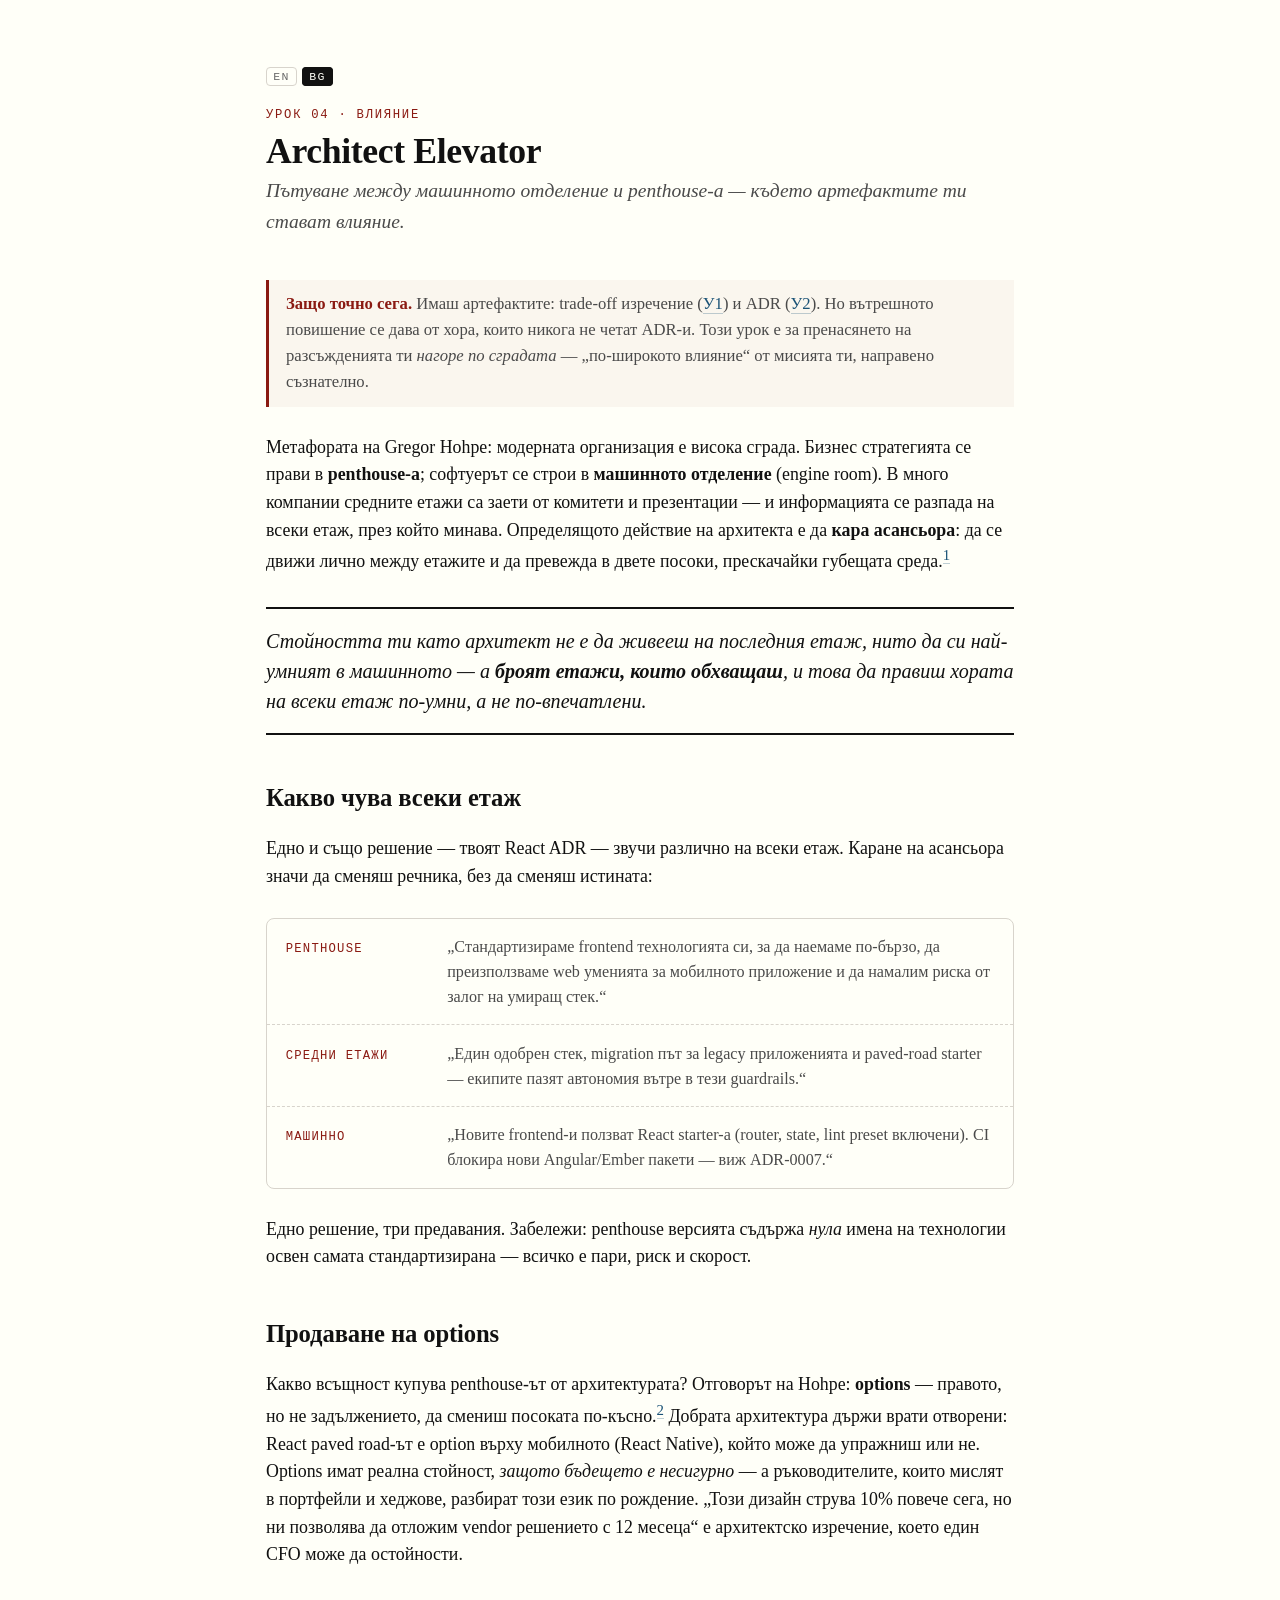
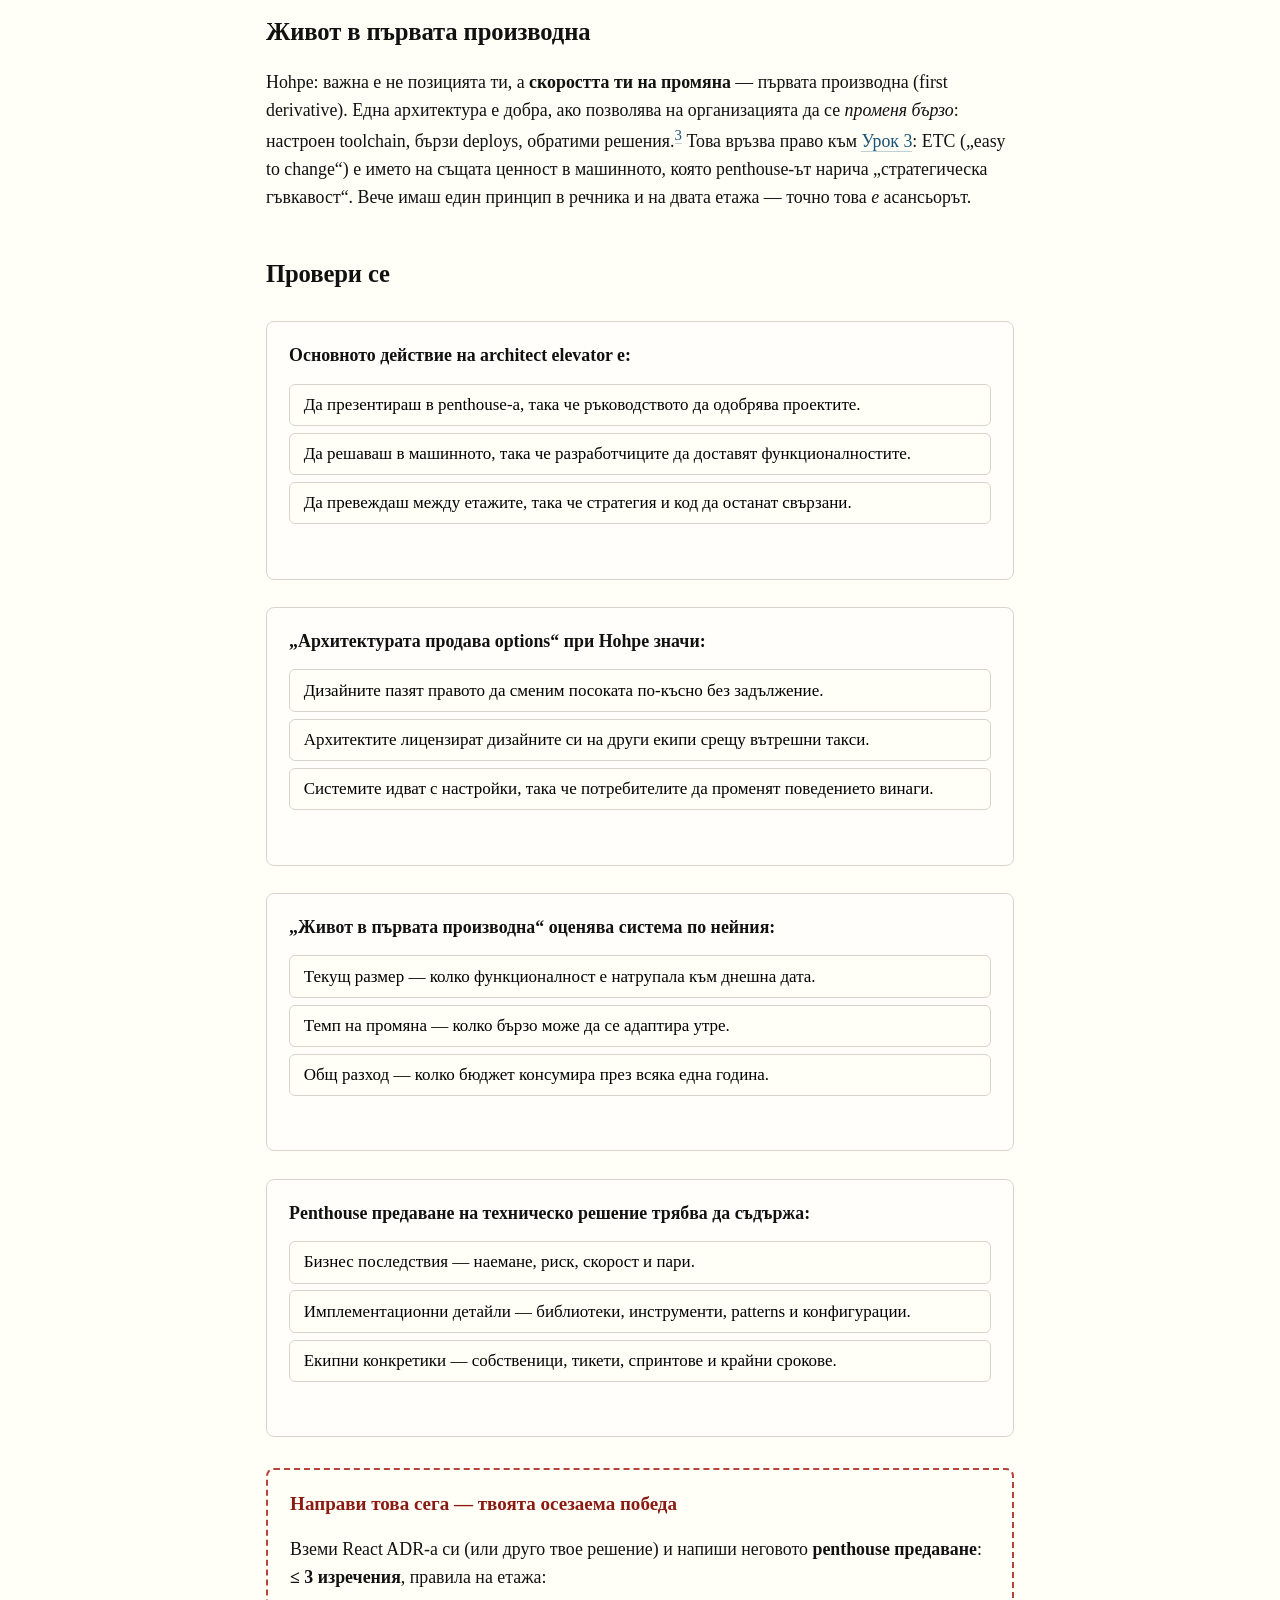
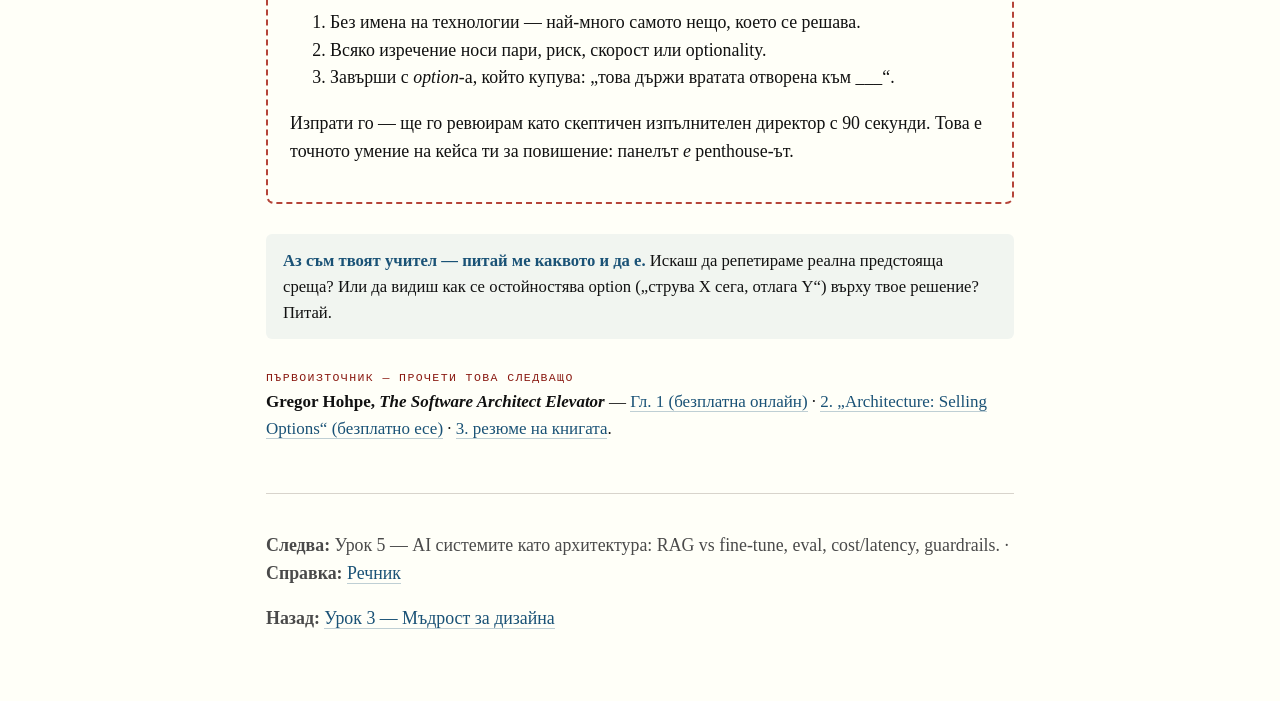
<file: lessons/0004-the-architect-elevator.bg.html>
<!doctype html>
<html lang="bg">
<head>
<meta charset="utf-8">
<meta name="viewport" content="width=device-width, initial-scale=1">
<title>Урок 4 — Architect Elevator</title>
<link rel="stylesheet" href="../assets/styles.css">
<script src="../assets/quiz.js"></script>
<style>
  .floors { border: 1px solid var(--rule); border-radius: 8px; overflow: hidden; margin: 1.6rem 0; }
  .floor { display: flex; gap: 1rem; padding: .9rem 1.1rem; align-items: baseline; }
  .floor + .floor { border-top: 1px dashed var(--rule); }
  .floor .name { font-family: var(--mono); font-size: .72rem; letter-spacing: .1em; text-transform: uppercase; color: var(--accent); min-width: 8.5rem; }
  .floor p { margin: 0; font-size: .95rem; color: var(--soft); }
</style>
</head>
<body>
<p class="lang-toggle"><a href="0004-the-architect-elevator.html">EN</a><a class="active" href="0004-the-architect-elevator.bg.html">BG</a></p>
<header class="masthead">
  <p class="kicker">Урок 04 · Влияние</p>
  <h1>Architect Elevator</h1>
  <p class="subtitle">Пътуване между машинното отделение и penthouse-а — където артефактите ти стават влияние.</p>
</header>

<div class="mission">
  <strong>Защо точно сега.</strong> Имаш артефактите: trade-off изречение
  (<a href="0001-the-architects-first-move.bg.html">У1</a>) и ADR
  (<a href="0002-from-sentence-to-adr.bg.html">У2</a>). Но вътрешното повишение се дава от хора, които
  никога не четат ADR-и. Този урок е за пренасянето на разсъжденията ти <em>нагоре по сградата</em> —
  „по-широкото влияние“ от мисията ти, направено съзнателно.
</div>

<p>Метафората на Gregor Hohpe: модерната организация е висока сграда. Бизнес стратегията се прави в
<strong>penthouse-а</strong>; софтуерът се строи в <strong>машинното отделение</strong> (engine room).
В много компании средните етажи са заети от комитети и презентации — и информацията се разпада на всеки
етаж, през който минава. Определящото действие на архитекта е да <strong>кара асансьора</strong>: да се
движи лично между етажите и да превежда в двете посоки, прескачайки губещата среда.<sup><a href="#src">1</a></sup></p>

<p class="keyidea">Стойността ти като архитект не е да живееш на последния етаж, нито да си най-умният в
машинното — а <strong>броят етажи, които обхващаш</strong>, и това да правиш хората на всеки етаж
по-умни, а не по-впечатлени.</p>

<h2>Какво чува всеки етаж</h2>
<p>Едно и също решение — твоят React ADR — звучи различно на всеки етаж. Каране на асансьора значи да
сменяш речника, без да сменяш истината:</p>

<div class="floors">
  <div class="floor"><span class="name">Penthouse</span><p>„Стандартизираме frontend технологията си, за да наемаме по-бързо, да преизползваме web уменията за мобилното приложение и да намалим риска от залог на умиращ стек.“</p></div>
  <div class="floor"><span class="name">Средни етажи</span><p>„Един одобрен стек, migration път за legacy приложенията и paved-road starter — екипите пазят автономия вътре в тези guardrails.“</p></div>
  <div class="floor"><span class="name">Машинно</span><p>„Новите frontend-и ползват React starter-а (router, state, lint preset включени). CI блокира нови Angular/Ember пакети — виж ADR-0007.“</p></div>
</div>

<p>Едно решение, три предавания. Забележи: penthouse версията съдържа <em>нула</em> имена на технологии
освен самата стандартизирана — всичко е пари, риск и скорост.</p>

<h2>Продаване на options</h2>
<p>Какво всъщност купува penthouse-ът от архитектурата? Отговорът на Hohpe: <strong>options</strong> —
правото, но не задължението, да смениш посоката по-късно.<sup><a href="#src">2</a></sup> Добрата
архитектура държи врати отворени: React paved road-ът е option върху мобилното (React Native), който
може да упражниш или не. Options имат реална стойност, <em>защото бъдещето е несигурно</em> — а
ръководителите, които мислят в портфейли и хеджове, разбират този език по рождение. „Този дизайн струва
10% повече сега, но ни позволява да отложим vendor решението с 12 месеца“ е архитектско изречение, което
един CFO може да остойности.</p>

<h2>Живот в първата производна</h2>
<p>Hohpe: важна е не позицията ти, а <strong>скоростта ти на промяна</strong> — първата производна (first
derivative). Една архитектура е добра, ако позволява на организацията да се <em>променя бързо</em>:
настроен toolchain, бързи deploys, обратими решения.<sup><a href="#src">3</a></sup> Това връзва право към
<a href="0003-design-wisdom-two-classics.bg.html">Урок 3</a>: ETC („easy to change“) е името на същата
ценност в машинното, която penthouse-ът нарича „стратегическа гъвкавост“. Вече имаш един принцип в
речника и на двата етажа — точно това <em>е</em> асансьорът.</p>

<h2>Провери се</h2>

<div class="quiz" data-answer="2">
  <p class="q">Основното действие на architect elevator е:</p>
  <button class="opt">Да презентираш в penthouse-а, така че ръководството да одобрява проектите.</button>
  <button class="opt">Да решаваш в машинното, така че разработчиците да доставят функционалностите.</button>
  <button class="opt">Да превеждаш между етажите, така че стратегия и код да останат свързани.</button>
  <div class="feedback" data-ok="Точно — стойността е да обхващаш етажи и да превеждаш в двете посоки, прескачайки губещата среда."
       data-no="Не е нито един етаж сам — определящото действие е да караш между тях и да превеждаш двупосочно."></div>
</div>

<div class="quiz" data-answer="0">
  <p class="q">„Архитектурата продава options“ при Hohpe значи:</p>
  <button class="opt">Дизайните пазят правото да сменим посоката по-късно без задължение.</button>
  <button class="opt">Архитектите лицензират дизайните си на други екипи срещу вътрешни такси.</button>
  <button class="opt">Системите идват с настройки, така че потребителите да променят поведението винаги.</button>
  <div class="feedback" data-ok="Именно — като финансовите options: право, не задължение, да промениш по-късно. Ценно, защото бъдещето е несигурно."
       data-no="Options тук са стратегически, не търговски или конфигурационни — запазеното право да смениш посоката по-късно."></div>
</div>

<div class="quiz" data-answer="1">
  <p class="q">„Живот в първата производна“ оценява система по нейния:</p>
  <button class="opt">Текущ размер — колко функционалност е натрупала към днешна дата.</button>
  <button class="opt">Темп на промяна — колко бързо може да се адаптира утре.</button>
  <button class="opt">Общ разход — колко бюджет консумира през всяка една година.</button>
  <div class="feedback" data-ok="Точно — производната е скорост на промяна; ETC и стратегическата гъвкавост са същата ценност на различни етажи."
       data-no="Първата производна е темп на промяна — колко бързо системата (и организацията) се адаптира, не размер или разход."></div>
</div>

<div class="quiz" data-answer="0">
  <p class="q">Penthouse предаване на техническо решение трябва да съдържа:</p>
  <button class="opt">Бизнес последствия — наемане, риск, скорост и пари.</button>
  <button class="opt">Имплементационни детайли — библиотеки, инструменти, patterns и конфигурации.</button>
  <button class="opt">Екипни конкретики — собственици, тикети, спринтове и крайни срокове.</button>
  <div class="feedback" data-ok="Да — penthouse-ът чува пари, риск и скорост. Технологията остава в машинното."
       data-no="Езикът на penthouse-а е бизнес последствия: наемане, риск, скорост, пари — не технически или тикет детайли."></div>
</div>

<div class="task">
  <h3>Направи това сега — твоята осезаема победа</h3>
  <p>Вземи React ADR-а си (или друго твое решение) и напиши неговото <strong>penthouse предаване</strong>:
  <strong>≤ 3 изречения</strong>, правила на етажа:</p>
  <ol>
    <li>Без имена на технологии — най-много самото нещо, което се решава.</li>
    <li>Всяко изречение носи пари, риск, скорост или optionality.</li>
    <li>Завърши с <em>option</em>-а, който купува: „това държи вратата отворена към ___“.</li>
  </ol>
  <p>Изпрати го — ще го ревюирам като скептичен изпълнителен директор с 90 секунди. Това е точното умение
  на кейса ти за повишение: панелът <em>е</em> penthouse-ът.</p>
</div>

<div class="ask">
  <strong>Аз съм твоят учител — питай ме каквото и да е.</strong> Искаш да репетираме реална предстояща
  среща? Или да видиш как се остойностява option („струва X сега, отлага Y“) върху твое решение? Питай.
</div>

<p class="primary-source" id="src">
  <span class="label">Първоизточник — прочети това следващо</span><br>
  <strong>Gregor Hohpe, <em>The Software Architect Elevator</em></strong> —
  <a href="https://www.oreilly.com/library/view/the-software-architect/9781492077534/ch01.html">Гл. 1 (безплатна онлайн)</a> ·
  <a href="https://architectelevator.com/architecture/architecture-options/">2. „Architecture: Selling Options“ (безплатно есе)</a> ·
  <a href="https://www.jonas.rs/2024/10/03/book-summary-the-software-architect-elevator.html">3. резюме на книгата</a>.
</p>

<footer class="lesson-footer">
  <p><strong>Следва:</strong> Урок 5 — AI системите като архитектура: RAG vs fine-tune, eval,
  cost/latency, guardrails. · <strong>Справка:</strong> <a href="../reference/glossary.bg.html">Речник</a></p>
  <p><strong>Назад:</strong> <a href="0003-design-wisdom-two-classics.bg.html">Урок 3 — Мъдрост за дизайна</a></p>
</footer>
</body>
</html>
</file>
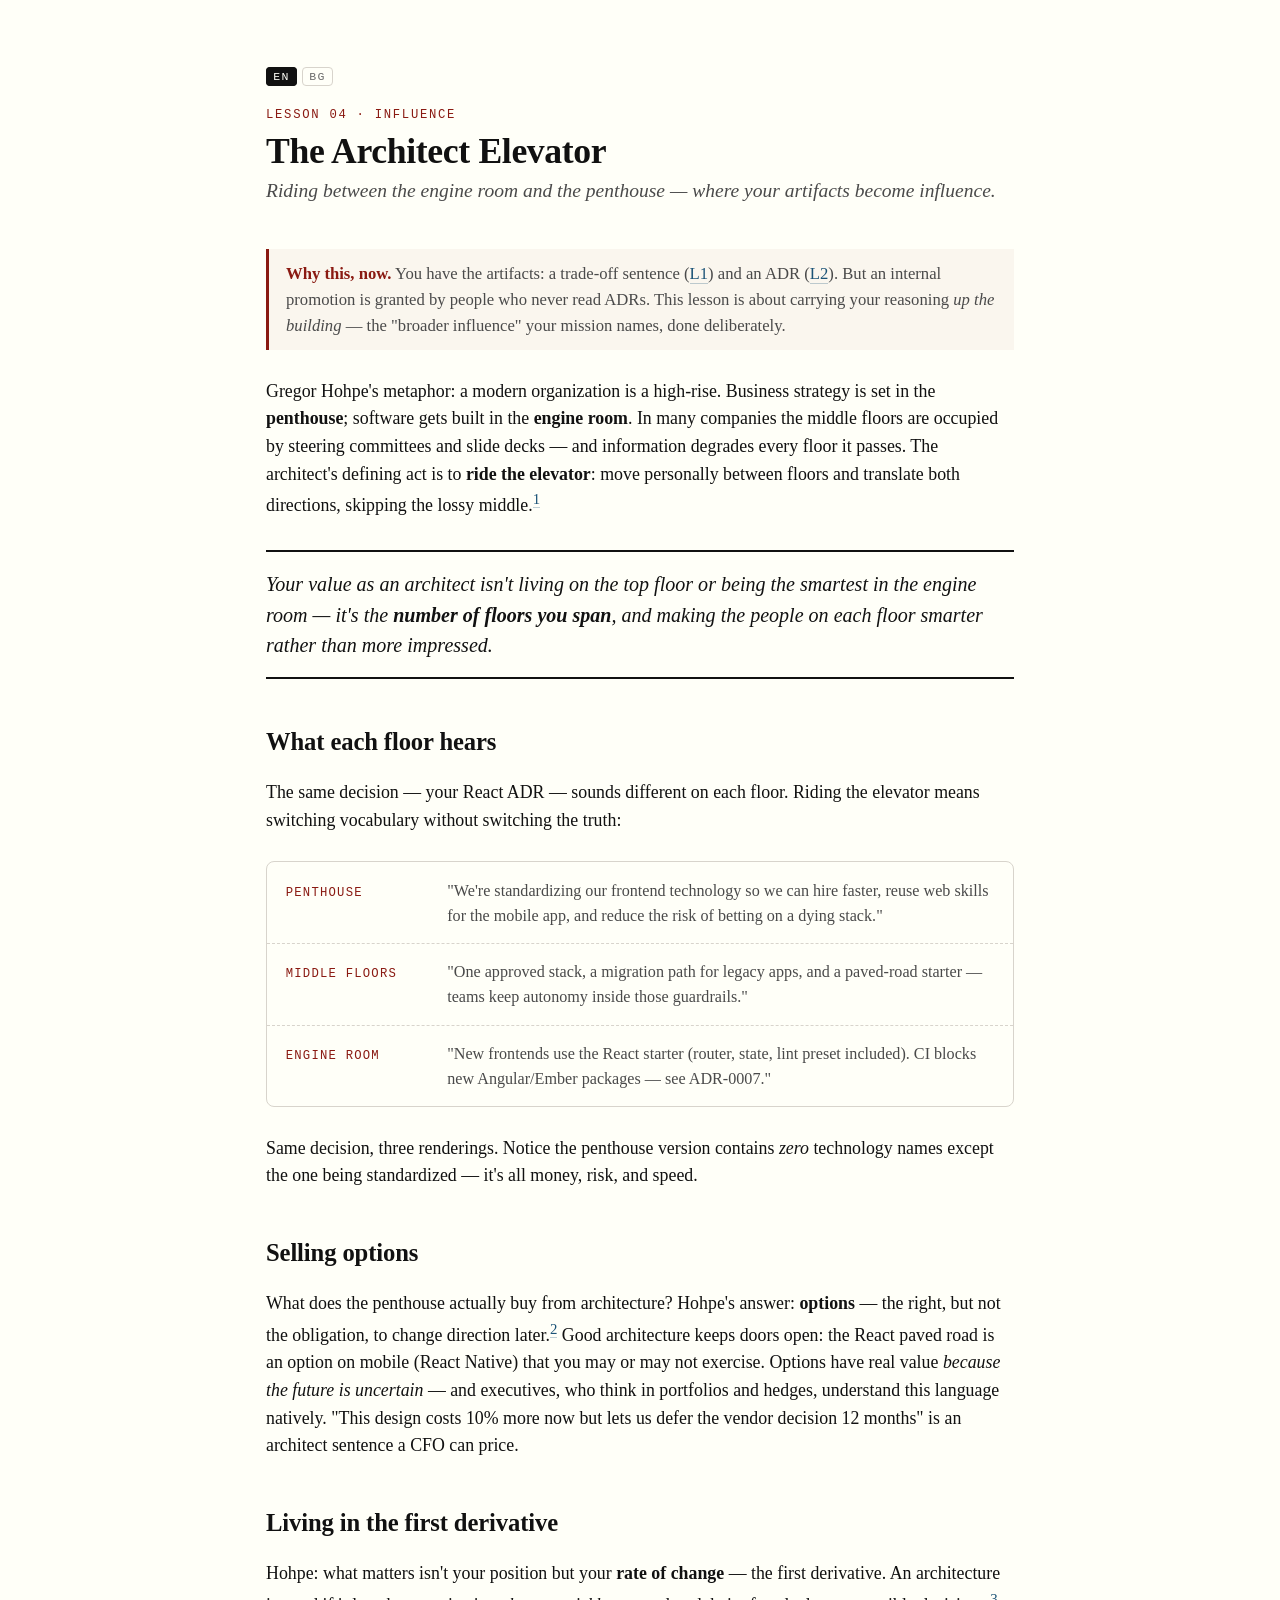
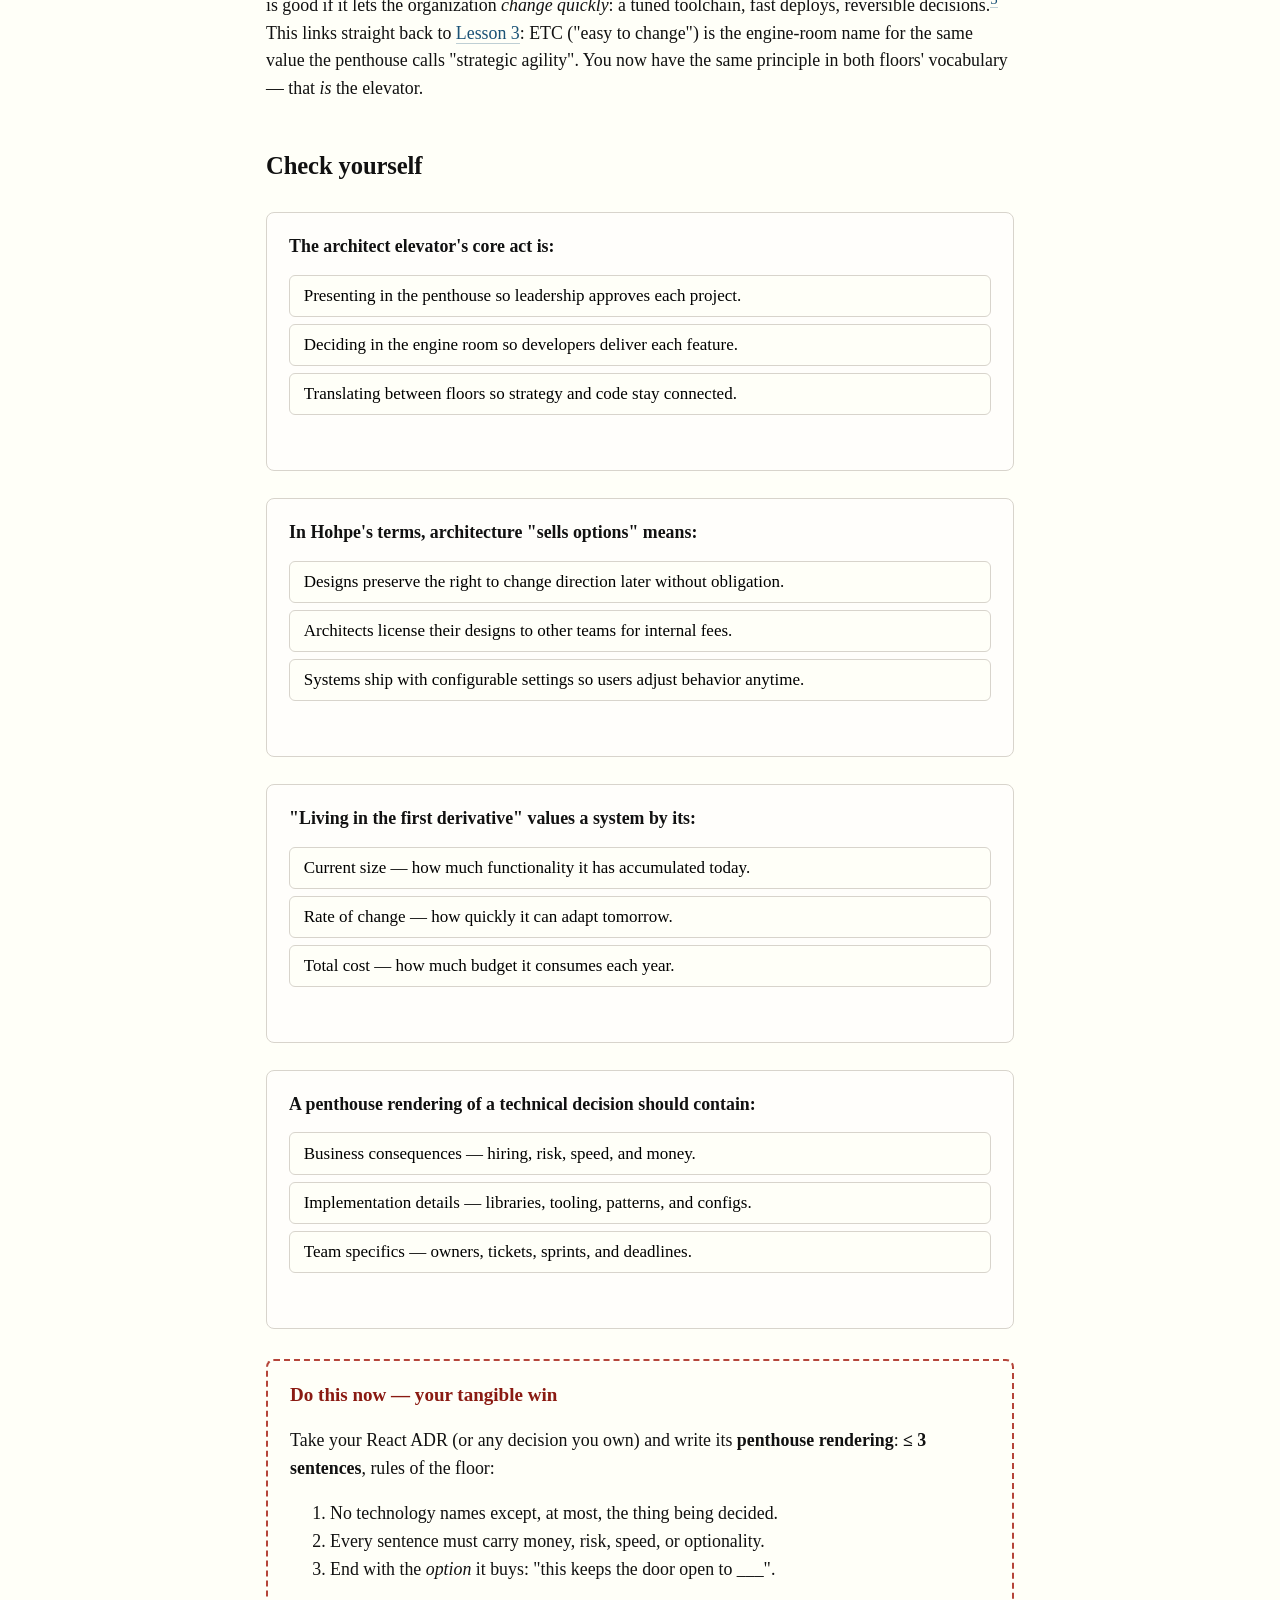
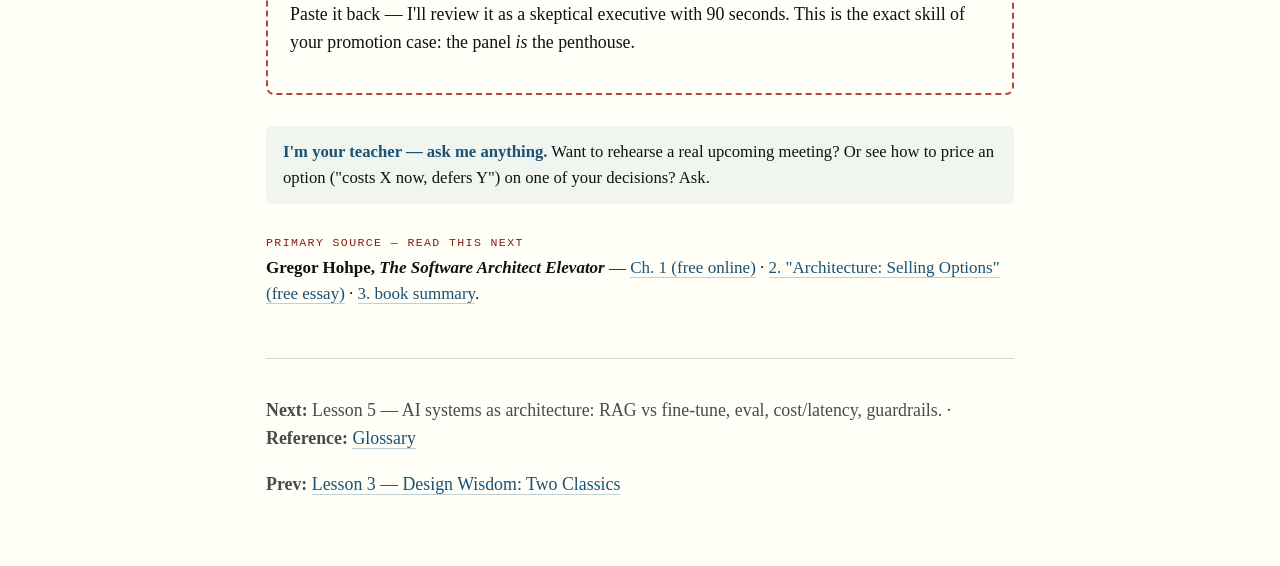
<file: lessons/0004-the-architect-elevator.html>
<!doctype html>
<html lang="en">
<head>
<meta charset="utf-8">
<meta name="viewport" content="width=device-width, initial-scale=1">
<title>Lesson 4 — The Architect Elevator</title>
<link rel="stylesheet" href="../assets/styles.css">
<script src="../assets/quiz.js"></script>
<style>
  .floors { border: 1px solid var(--rule); border-radius: 8px; overflow: hidden; margin: 1.6rem 0; }
  .floor { display: flex; gap: 1rem; padding: .9rem 1.1rem; align-items: baseline; }
  .floor + .floor { border-top: 1px dashed var(--rule); }
  .floor .name { font-family: var(--mono); font-size: .72rem; letter-spacing: .1em; text-transform: uppercase; color: var(--accent); min-width: 8.5rem; }
  .floor p { margin: 0; font-size: .95rem; color: var(--soft); }
  .translate { display: grid; grid-template-columns: 1fr 1fr; gap: 1rem; margin: 1.4rem 0; }
  @media (max-width: 40rem) { .translate { grid-template-columns: 1fr; } }
  .translate .cell { border: 1px solid var(--rule); border-radius: 6px; padding: .8rem 1rem; font-size: .93rem; }
  .translate .cell h4 { margin: 0 0 .3rem; font-family: var(--mono); font-size: .68rem; letter-spacing: .1em; text-transform: uppercase; color: var(--faint); }
</style>
</head>
<body>
<p class="lang-toggle"><a class="active" href="0004-the-architect-elevator.html">EN</a><a href="0004-the-architect-elevator.bg.html">BG</a></p>
<header class="masthead">
  <p class="kicker">Lesson 04 · Influence</p>
  <h1>The Architect Elevator</h1>
  <p class="subtitle">Riding between the engine room and the penthouse — where your artifacts become influence.</p>
</header>

<div class="mission">
  <strong>Why this, now.</strong> You have the artifacts: a trade-off sentence
  (<a href="0001-the-architects-first-move.html">L1</a>) and an ADR
  (<a href="0002-from-sentence-to-adr.html">L2</a>). But an internal promotion is granted by people who
  never read ADRs. This lesson is about carrying your reasoning <em>up the building</em> — the "broader
  influence" your mission names, done deliberately.
</div>

<p>Gregor Hohpe's metaphor: a modern organization is a high-rise. Business strategy is set in the
<strong>penthouse</strong>; software gets built in the <strong>engine room</strong>. In many companies
the middle floors are occupied by steering committees and slide decks — and information degrades every
floor it passes. The architect's defining act is to <strong>ride the elevator</strong>: move personally
between floors and translate both directions, skipping the lossy middle.<sup><a href="#src">1</a></sup></p>

<p class="keyidea">Your value as an architect isn't living on the top floor or being the smartest in the
engine room — it's the <strong>number of floors you span</strong>, and making the people on each floor
smarter rather than more impressed.</p>

<h2>What each floor hears</h2>
<p>The same decision — your React ADR — sounds different on each floor. Riding the elevator means
switching vocabulary without switching the truth:</p>

<div class="floors">
  <div class="floor"><span class="name">Penthouse</span><p>"We're standardizing our frontend technology so we can hire faster, reuse web skills for the mobile app, and reduce the risk of betting on a dying stack."</p></div>
  <div class="floor"><span class="name">Middle floors</span><p>"One approved stack, a migration path for legacy apps, and a paved-road starter — teams keep autonomy inside those guardrails."</p></div>
  <div class="floor"><span class="name">Engine room</span><p>"New frontends use the React starter (router, state, lint preset included). CI blocks new Angular/Ember packages — see ADR-0007."</p></div>
</div>

<p>Same decision, three renderings. Notice the penthouse version contains <em>zero</em> technology
names except the one being standardized — it's all money, risk, and speed.</p>

<h2>Selling options</h2>
<p>What does the penthouse actually buy from architecture? Hohpe's answer: <strong>options</strong> —
the right, but not the obligation, to change direction later.<sup><a href="#src">2</a></sup> Good
architecture keeps doors open: the React paved road is an option on mobile (React Native) that you may
or may not exercise. Options have real value <em>because the future is uncertain</em> — and executives,
who think in portfolios and hedges, understand this language natively. "This design costs 10% more now
but lets us defer the vendor decision 12 months" is an architect sentence a CFO can price.</p>

<h2>Living in the first derivative</h2>
<p>Hohpe: what matters isn't your position but your <strong>rate of change</strong> — the first
derivative. An architecture is good if it lets the organization <em>change quickly</em>: a tuned
toolchain, fast deploys, reversible decisions.<sup><a href="#src">3</a></sup> This links straight back
to <a href="0003-design-wisdom-two-classics.html">Lesson 3</a>: ETC ("easy to change") is the
engine-room name for the same value the penthouse calls "strategic agility". You now have the same
principle in both floors' vocabulary — that <em>is</em> the elevator.</p>

<h2>Check yourself</h2>

<div class="quiz" data-answer="2">
  <p class="q">The architect elevator's core act is:</p>
  <button class="opt">Presenting in the penthouse so leadership approves each project.</button>
  <button class="opt">Deciding in the engine room so developers deliver each feature.</button>
  <button class="opt">Translating between floors so strategy and code stay connected.</button>
  <div class="feedback" data-ok="Right — the value is spanning floors and translating both directions, skipping the lossy middle."
       data-no="It's neither floor alone — the defining act is riding between them and translating both ways."></div>
</div>

<div class="quiz" data-answer="0">
  <p class="q">In Hohpe's terms, architecture "sells options" means:</p>
  <button class="opt">Designs preserve the right to change direction later without obligation.</button>
  <button class="opt">Architects license their designs to other teams for internal fees.</button>
  <button class="opt">Systems ship with configurable settings so users adjust behavior anytime.</button>
  <div class="feedback" data-ok="Exactly — like financial options: the right, not the obligation, to change later. Valuable because the future is uncertain."
       data-no="Options here are strategic, not commercial or configurable — the preserved right to change direction later."></div>
</div>

<div class="quiz" data-answer="1">
  <p class="q">"Living in the first derivative" values a system by its:</p>
  <button class="opt">Current size — how much functionality it has accumulated today.</button>
  <button class="opt">Rate of change — how quickly it can adapt tomorrow.</button>
  <button class="opt">Total cost — how much budget it consumes each year.</button>
  <div class="feedback" data-ok="Right — the derivative is speed of change; ETC and strategic agility are the same value on different floors."
       data-no="The first derivative is rate of change — how fast the system (and org) can adapt, not size or cost."></div>
</div>

<div class="quiz" data-answer="0">
  <p class="q">A penthouse rendering of a technical decision should contain:</p>
  <button class="opt">Business consequences — hiring, risk, speed, and money.</button>
  <button class="opt">Implementation details — libraries, tooling, patterns, and configs.</button>
  <button class="opt">Team specifics — owners, tickets, sprints, and deadlines.</button>
  <div class="feedback" data-ok="Yes — the penthouse hears money, risk, and speed. The tech stays in the engine room."
       data-no="Penthouse language is business consequences: hiring, risk, speed, money — not tech or ticket detail."></div>
</div>

<div class="task">
  <h3>Do this now — your tangible win</h3>
  <p>Take your React ADR (or any decision you own) and write its <strong>penthouse rendering</strong>:
  <strong>≤ 3 sentences</strong>, rules of the floor:</p>
  <ol>
    <li>No technology names except, at most, the thing being decided.</li>
    <li>Every sentence must carry money, risk, speed, or optionality.</li>
    <li>End with the <em>option</em> it buys: "this keeps the door open to ___".</li>
  </ol>
  <p>Paste it back — I'll review it as a skeptical executive with 90 seconds. This is the exact skill
  of your promotion case: the panel <em>is</em> the penthouse.</p>
</div>

<div class="ask">
  <strong>I'm your teacher — ask me anything.</strong> Want to rehearse a real upcoming meeting?
  Or see how to price an option ("costs X now, defers Y") on one of your decisions? Ask.
</div>

<p class="primary-source" id="src">
  <span class="label">Primary source — read this next</span><br>
  <strong>Gregor Hohpe, <em>The Software Architect Elevator</em></strong> —
  <a href="https://www.oreilly.com/library/view/the-software-architect/9781492077534/ch01.html">Ch. 1 (free online)</a> ·
  <a href="https://architectelevator.com/architecture/architecture-options/">2. "Architecture: Selling Options" (free essay)</a> ·
  <a href="https://www.jonas.rs/2024/10/03/book-summary-the-software-architect-elevator.html">3. book summary</a>.
</p>

<footer class="lesson-footer">
  <p><strong>Next:</strong> Lesson 5 — AI systems as architecture: RAG vs fine-tune, eval, cost/latency,
  guardrails. · <strong>Reference:</strong> <a href="../reference/glossary.html">Glossary</a></p>
  <p><strong>Prev:</strong> <a href="0003-design-wisdom-two-classics.html">Lesson 3 — Design Wisdom: Two Classics</a></p>
</footer>
</body>
</html>
</file>
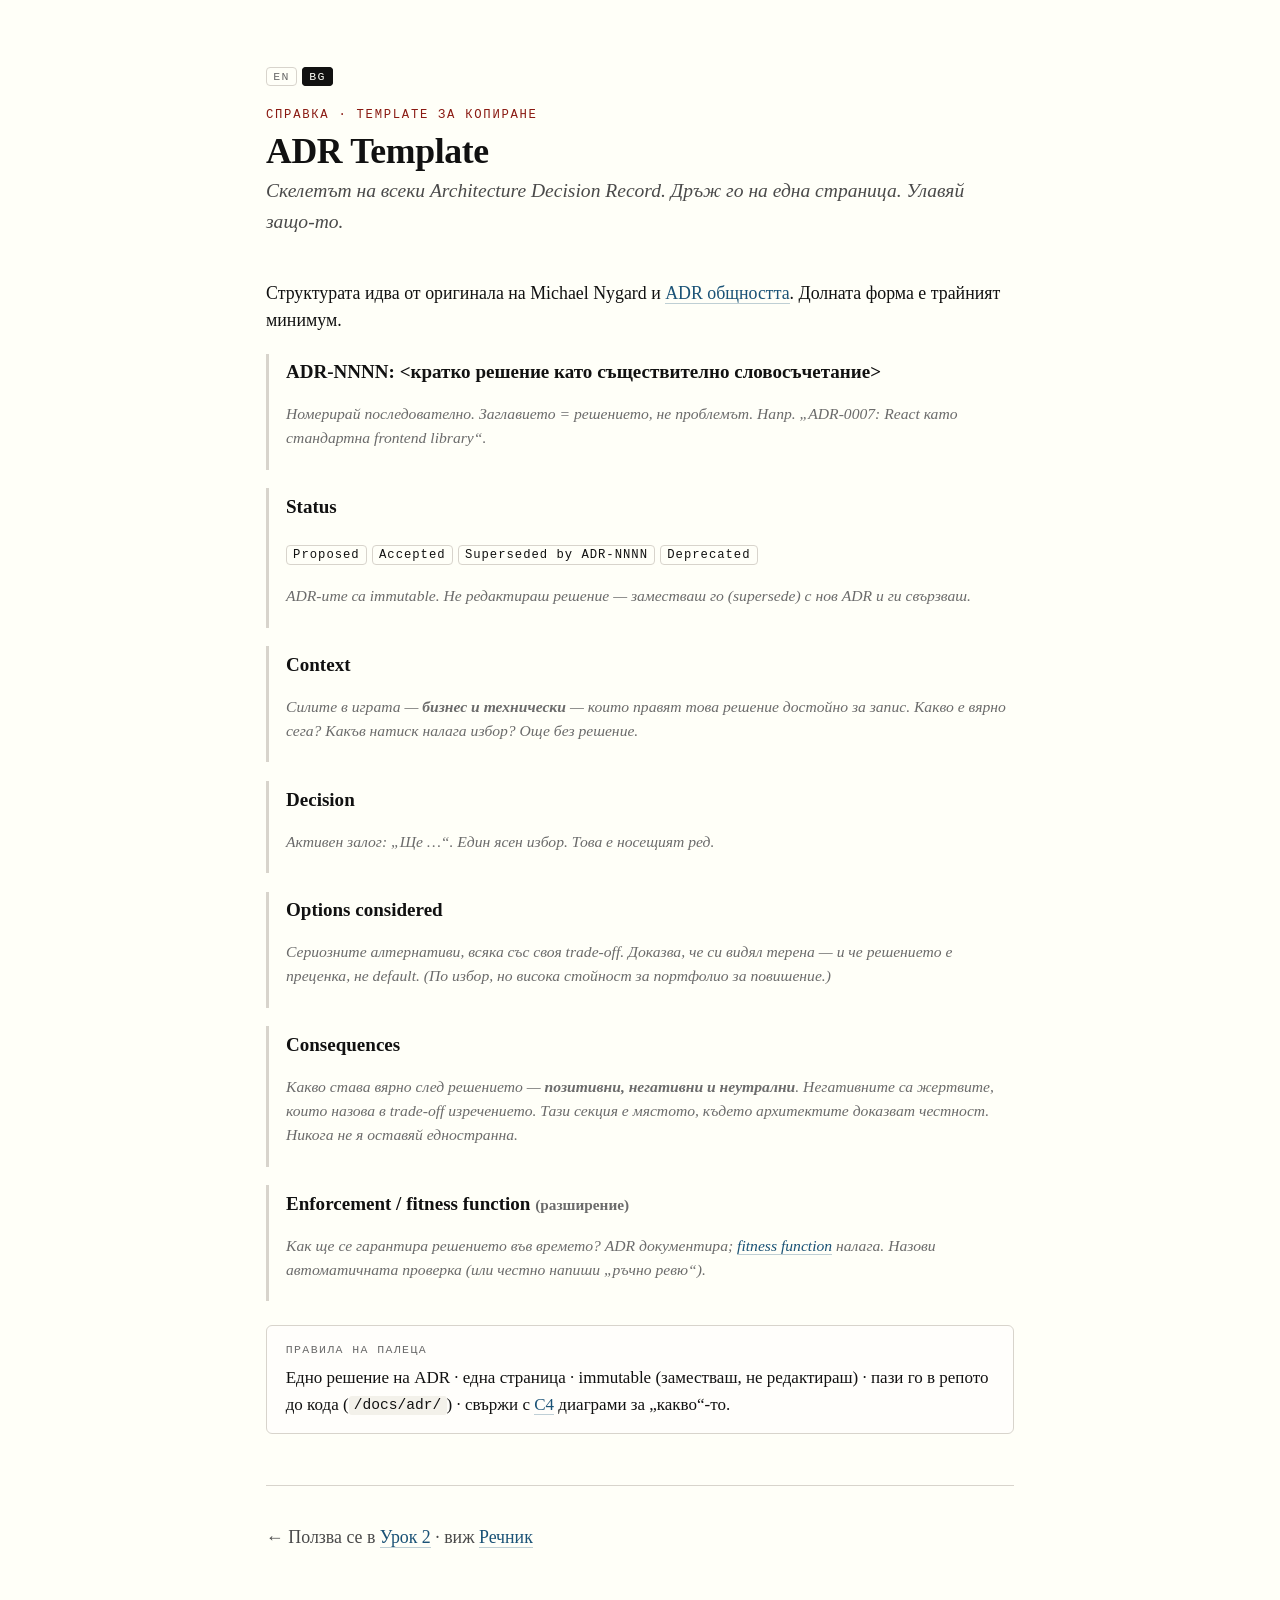
<file: reference/adr-template.bg.html>
<!doctype html>
<html lang="bg">
<head>
<meta charset="utf-8">
<meta name="viewport" content="width=device-width, initial-scale=1">
<title>ADR Template — (AI) Software Architect</title>
<link rel="stylesheet" href="../assets/styles.css">
<style>
  .field { border-left: 3px solid var(--rule); padding: .2rem 0 .2rem 1rem; margin: 1.1rem 0; }
  .field h3 { margin: 0 0 .2rem; }
  .field .hint { color: var(--faint); font-size: .92rem; font-style: italic; }
  .status-row span { font-family: var(--mono); font-size: .72rem; letter-spacing: .08em; border: 1px solid var(--rule); border-radius: 4px; padding: .15em .5em; margin-right: .3rem; }
</style>
</head>
<body>
<p class="lang-toggle"><a href="adr-template.html">EN</a><a class="active" href="adr-template.bg.html">BG</a></p>
<header class="masthead">
  <p class="kicker">Справка · Template за копиране</p>
  <h1>ADR Template</h1>
  <p class="subtitle">Скелетът на всеки Architecture Decision Record. Дръж го на една страница. Улавяй <em>защо</em>-то.</p>
</header>

<p>Структурата идва от оригинала на Michael Nygard и
<a href="https://adr.github.io/">ADR общността</a>. Долната форма е трайният минимум.</p>

<div class="field">
  <h3>ADR-NNNN: &lt;кратко решение като съществително словосъчетание&gt;</h3>
  <p class="hint">Номерирай последователно. Заглавието = решението, не проблемът. Напр. „ADR-0007: React като стандартна frontend library“.</p>
</div>

<div class="field">
  <h3>Status</h3>
  <p class="status-row"><span>Proposed</span><span>Accepted</span><span>Superseded by ADR-NNNN</span><span>Deprecated</span></p>
  <p class="hint">ADR-ите са immutable. Не редактираш решение — заместваш го (supersede) с нов ADR и ги свързваш.</p>
</div>

<div class="field">
  <h3>Context</h3>
  <p class="hint">Силите в играта — <strong>бизнес и технически</strong> — които правят това решение достойно за запис. Какво е вярно сега? Какъв натиск налага избор? Още без решение.</p>
</div>

<div class="field">
  <h3>Decision</h3>
  <p class="hint">Активен залог: „Ще …“. Един ясен избор. Това е носещият ред.</p>
</div>

<div class="field">
  <h3>Options considered</h3>
  <p class="hint">Сериозните алтернативи, всяка със своя trade-off. Доказва, че си видял терена — и че решението е преценка, не default. <em>(По избор, но висока стойност за портфолио за повишение.)</em></p>
</div>

<div class="field">
  <h3>Consequences</h3>
  <p class="hint">Какво става вярно след решението — <strong>позитивни, негативни и неутрални</strong>. <em>Негативните</em> са жертвите, които назова в trade-off изречението. Тази секция е мястото, където архитектите доказват честност. Никога не я оставяй едностранна.</p>
</div>

<div class="field">
  <h3>Enforcement / fitness function <span class="muted">(разширение)</span></h3>
  <p class="hint">Как ще се <em>гарантира</em> решението във времето? ADR документира; <a href="glossary.bg.html">fitness function</a> налага. Назови автоматичната проверка (или честно напиши „ръчно ревю“).</p>
</div>

<div class="note">
  <span class="label">Правила на палеца</span>
  Едно решение на ADR · една страница · immutable (заместваш, не редактираш) · пази го в репото до
  кода (<code>/docs/adr/</code>) · свържи с <a href="glossary.bg.html">C4</a> диаграми за „какво“-то.
</div>

<footer class="lesson-footer">
  <p>← Ползва се в <a href="../lessons/0002-from-sentence-to-adr.bg.html">Урок 2</a> ·
  виж <a href="glossary.bg.html">Речник</a></p>
</footer>
</body>
</html>
</file>
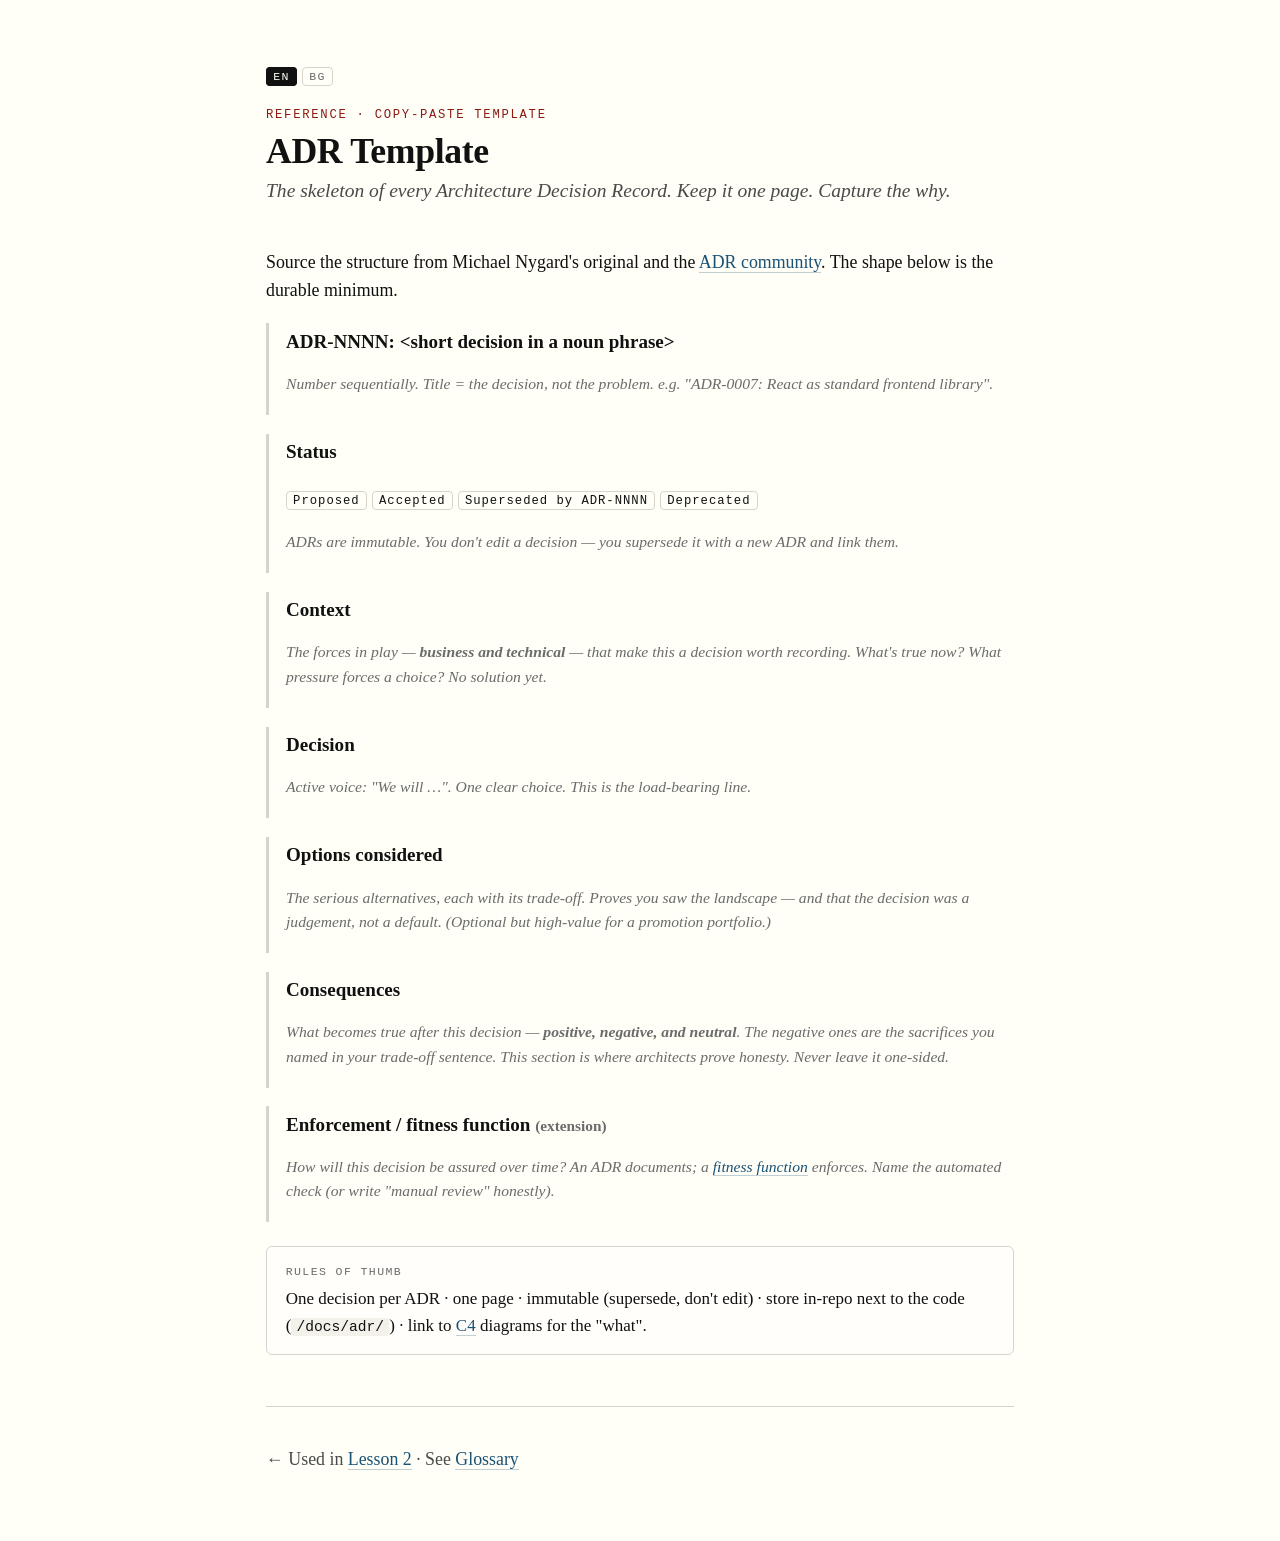
<file: reference/adr-template.html>
<!doctype html>
<html lang="en">
<head>
<meta charset="utf-8">
<meta name="viewport" content="width=device-width, initial-scale=1">
<title>ADR Template — (AI) Software Architect</title>
<link rel="stylesheet" href="../assets/styles.css">
<style>
  .field { border-left: 3px solid var(--rule); padding: .2rem 0 .2rem 1rem; margin: 1.1rem 0; }
  .field h3 { margin: 0 0 .2rem; }
  .field .hint { color: var(--faint); font-size: .92rem; font-style: italic; }
  .status-row span { font-family: var(--mono); font-size: .72rem; letter-spacing: .08em; border: 1px solid var(--rule); border-radius: 4px; padding: .15em .5em; margin-right: .3rem; }
</style>
</head>
<body>
<p class="lang-toggle"><a class="active" href="adr-template.html">EN</a><a href="adr-template.bg.html">BG</a></p>
<header class="masthead">
  <p class="kicker">Reference · Copy-paste template</p>
  <h1>ADR Template</h1>
  <p class="subtitle">The skeleton of every Architecture Decision Record. Keep it one page. Capture the <em>why</em>.</p>
</header>

<p>Source the structure from Michael Nygard's original and the
<a href="https://adr.github.io/">ADR community</a>. The shape below is the durable minimum.</p>

<div class="field">
  <h3>ADR-NNNN: &lt;short decision in a noun phrase&gt;</h3>
  <p class="hint">Number sequentially. Title = the decision, not the problem. e.g. "ADR-0007: React as standard frontend library".</p>
</div>

<div class="field">
  <h3>Status</h3>
  <p class="status-row"><span>Proposed</span><span>Accepted</span><span>Superseded by ADR-NNNN</span><span>Deprecated</span></p>
  <p class="hint">ADRs are immutable. You don't edit a decision — you supersede it with a new ADR and link them.</p>
</div>

<div class="field">
  <h3>Context</h3>
  <p class="hint">The forces in play — <strong>business and technical</strong> — that make this a decision worth recording. What's true now? What pressure forces a choice? No solution yet.</p>
</div>

<div class="field">
  <h3>Decision</h3>
  <p class="hint">Active voice: "We will …". One clear choice. This is the load-bearing line.</p>
</div>

<div class="field">
  <h3>Options considered</h3>
  <p class="hint">The serious alternatives, each with its trade-off. Proves you saw the landscape — and that the decision was a judgement, not a default. <em>(Optional but high-value for a promotion portfolio.)</em></p>
</div>

<div class="field">
  <h3>Consequences</h3>
  <p class="hint">What becomes true after this decision — <strong>positive, negative, and neutral</strong>. The <em>negative</em> ones are the sacrifices you named in your trade-off sentence. This section is where architects prove honesty. Never leave it one-sided.</p>
</div>

<div class="field">
  <h3>Enforcement / fitness function <span class="muted">(extension)</span></h3>
  <p class="hint">How will this decision be <em>assured</em> over time? An ADR documents; a <a href="glossary.html">fitness function</a> enforces. Name the automated check (or write "manual review" honestly).</p>
</div>

<div class="note">
  <span class="label">Rules of thumb</span>
  One decision per ADR · one page · immutable (supersede, don't edit) · store in-repo next to the code
  (<code>/docs/adr/</code>) · link to <a href="glossary.html">C4</a> diagrams for the "what".
</div>

<footer class="lesson-footer">
  <p>← Used in <a href="../lessons/0002-from-sentence-to-adr.html">Lesson 2</a> ·
  See <a href="glossary.html">Glossary</a></p>
</footer>
</body>
</html>
</file>
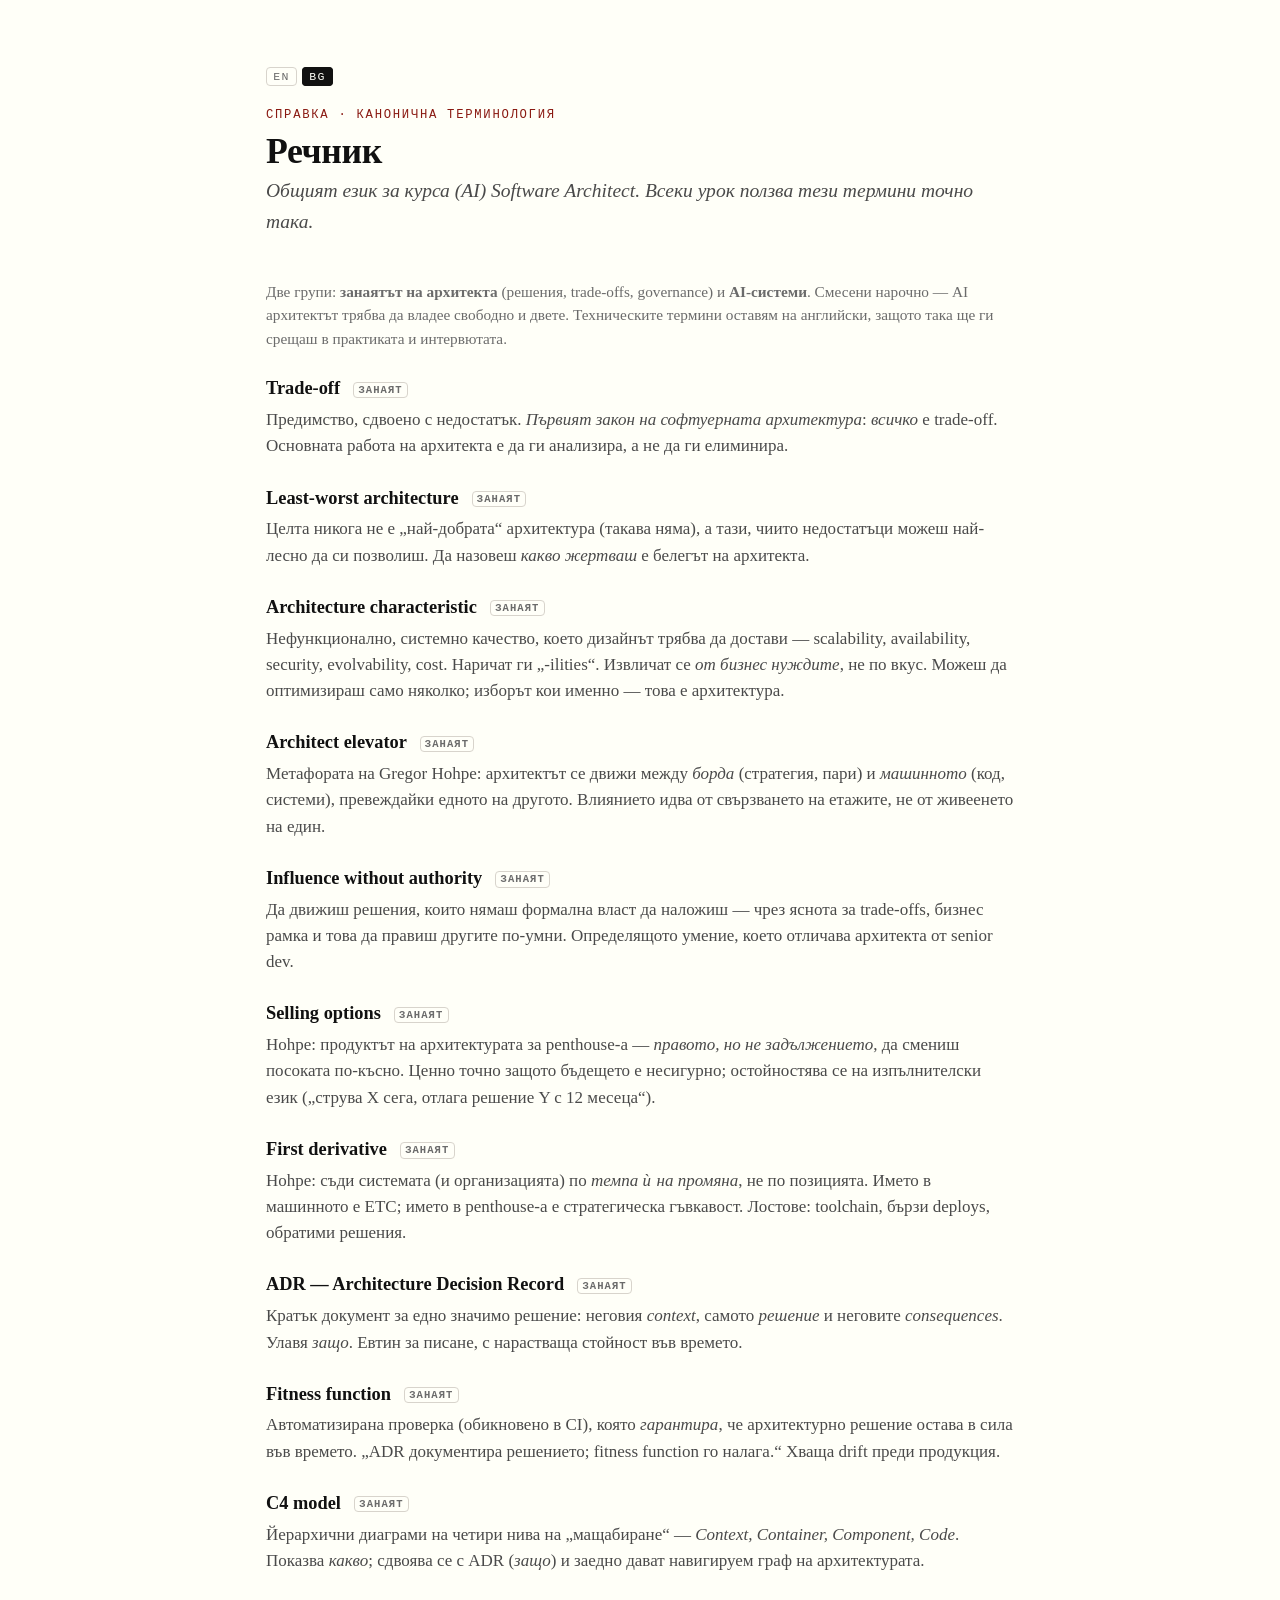
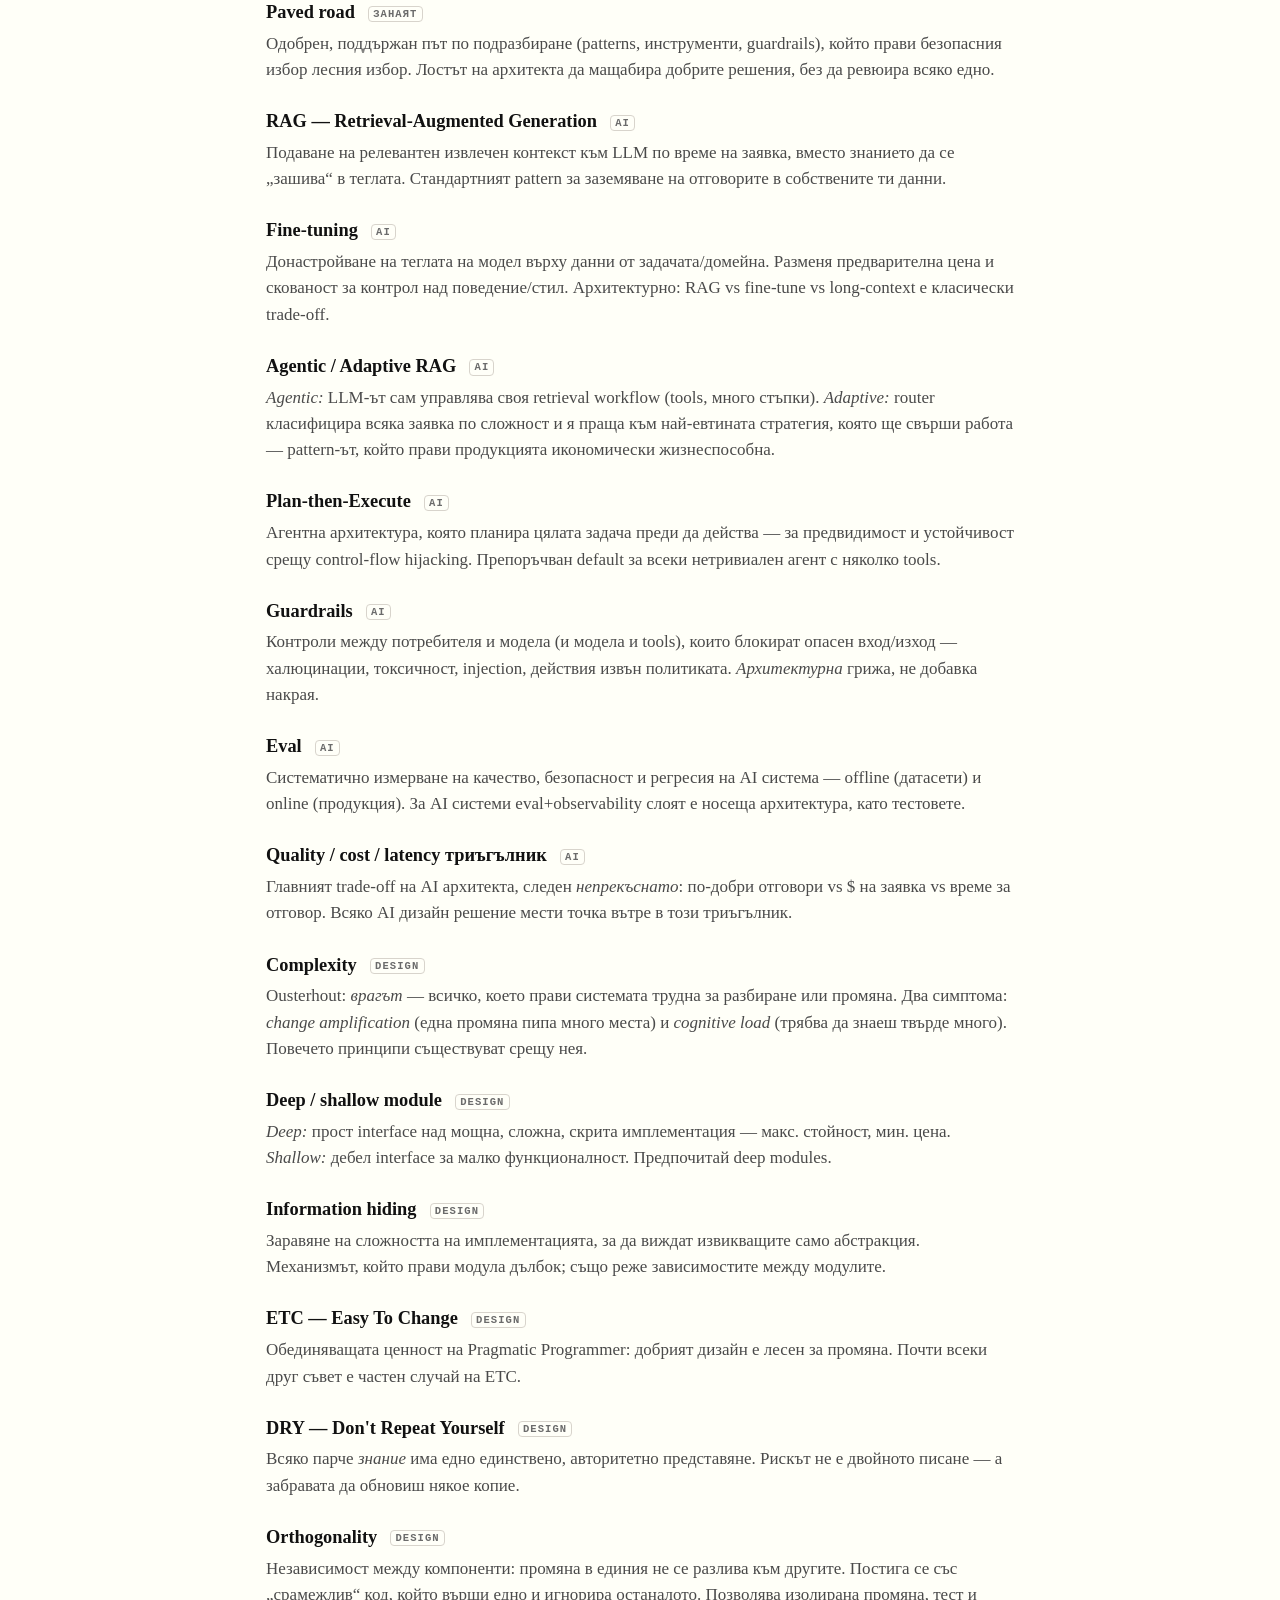
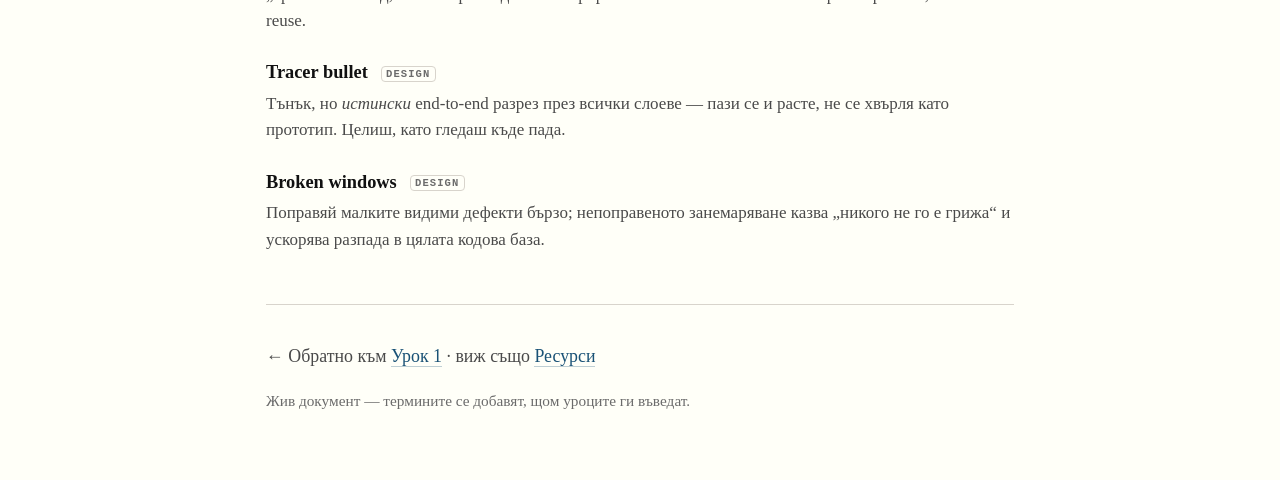
<file: reference/glossary.bg.html>
<!doctype html>
<html lang="bg">
<head>
<meta charset="utf-8">
<meta name="viewport" content="width=device-width, initial-scale=1">
<title>Речник — (AI) Software Architect</title>
<link rel="stylesheet" href="../assets/styles.css">
<style>
  dl.glossary dt { font-weight: 600; margin-top: 1.4rem; font-size: 1.08rem; }
  dl.glossary dt .tag { font-family: var(--mono); font-size: .62rem; letter-spacing: .1em; text-transform: uppercase; color: var(--faint); border: 1px solid var(--rule); border-radius: 4px; padding: .1em .4em; margin-left: .5rem; vertical-align: middle; }
  dl.glossary dd { margin: .25rem 0 0; color: var(--soft); }
</style>
</head>
<body>
<p class="lang-toggle"><a href="glossary.html">EN</a><a class="active" href="glossary.bg.html">BG</a></p>
<header class="masthead">
  <p class="kicker">Справка · Канонична терминология</p>
  <h1>Речник</h1>
  <p class="subtitle">Общият език за курса (AI) Software Architect. Всеки урок ползва тези термини точно така.</p>
</header>

<p class="muted">Две групи: <strong>занаятът на архитекта</strong> (решения, trade-offs, governance) и
<strong>AI-системи</strong>. Смесени нарочно — AI архитектът трябва да владее свободно и двете.
Техническите термини оставям на английски, защото така ще ги срещаш в практиката и интервютата.</p>

<dl class="glossary">

  <dt>Trade-off <span class="tag">занаят</span></dt>
  <dd>Предимство, сдвоено с недостатък. <em>Първият закон на софтуерната архитектура</em>:
  <em>всичко</em> е trade-off. Основната работа на архитекта е да ги анализира, а не да ги елиминира.</dd>

  <dt>Least-worst architecture <span class="tag">занаят</span></dt>
  <dd>Целта никога не е „най-добрата“ архитектура (такава няма), а тази, чиито недостатъци можеш
  най-лесно да си позволиш. Да назовеш <em>какво жертваш</em> е белегът на архитекта.</dd>

  <dt>Architecture characteristic <span class="tag">занаят</span></dt>
  <dd>Нефункционално, системно качество, което дизайнът трябва да достави — scalability, availability,
  security, evolvability, cost. Наричат ги „-ilities“. Извличат се <em>от бизнес нуждите</em>, не по вкус.
  Можеш да оптимизираш само няколко; изборът кои именно — това е архитектура.</dd>

  <dt>Architect elevator <span class="tag">занаят</span></dt>
  <dd>Метафората на Gregor Hohpe: архитектът се движи между <em>борда</em> (стратегия, пари) и
  <em>машинното</em> (код, системи), превеждайки едното на другото. Влиянието идва от свързването на
  етажите, не от живеенето на един.</dd>

  <dt>Influence without authority <span class="tag">занаят</span></dt>
  <dd>Да движиш решения, които нямаш формална власт да наложиш — чрез яснота за trade-offs, бизнес
  рамка и това да правиш другите по-умни. Определящото умение, което отличава архитекта от senior dev.</dd>

  <dt>Selling options <span class="tag">занаят</span></dt>
  <dd>Hohpe: продуктът на архитектурата за penthouse-а — <em>правото, но не задължението</em>, да смениш
  посоката по-късно. Ценно точно защото бъдещето е несигурно; остойностява се на изпълнителски език
  („струва X сега, отлага решение Y с 12 месеца“).</dd>

  <dt>First derivative <span class="tag">занаят</span></dt>
  <dd>Hohpe: съди системата (и организацията) по <em>темпа ѝ на промяна</em>, не по позицията. Името в
  машинното е ETC; името в penthouse-а е стратегическа гъвкавост. Лостове: toolchain, бързи deploys,
  обратими решения.</dd>

  <dt>ADR — Architecture Decision Record <span class="tag">занаят</span></dt>
  <dd>Кратък документ за едно значимо решение: неговия <em>context</em>, самото <em>решение</em> и
  неговите <em>consequences</em>. Улавя <em>защо</em>. Евтин за писане, с нарастваща стойност във времето.</dd>

  <dt>Fitness function <span class="tag">занаят</span></dt>
  <dd>Автоматизирана проверка (обикновено в CI), която <em>гарантира</em>, че архитектурно решение остава
  в сила във времето. „ADR документира решението; fitness function го налага.“ Хваща drift преди продукция.</dd>

  <dt>C4 model <span class="tag">занаят</span></dt>
  <dd>Йерархични диаграми на четири нива на „мащабиране“ — <em>Context, Container, Component, Code</em>.
  Показва <em>какво</em>; сдвоява се с ADR (<em>защо</em>) и заедно дават навигируем граф на архитектурата.</dd>

  <dt>Paved road <span class="tag">занаят</span></dt>
  <dd>Одобрен, поддържан път по подразбиране (patterns, инструменти, guardrails), който прави безопасния
  избор лесния избор. Лостът на архитекта да мащабира добрите решения, без да ревюира всяко едно.</dd>

  <dt>RAG — Retrieval-Augmented Generation <span class="tag">ai</span></dt>
  <dd>Подаване на релевантен извлечен контекст към LLM по време на заявка, вместо знанието да се „зашива“
  в теглата. Стандартният pattern за заземяване на отговорите в собствените ти данни.</dd>

  <dt>Fine-tuning <span class="tag">ai</span></dt>
  <dd>Донастройване на теглата на модел върху данни от задачата/домейна. Разменя предварителна цена и
  скованост за контрол над поведение/стил. Архитектурно: RAG vs fine-tune vs long-context е класически trade-off.</dd>

  <dt>Agentic / Adaptive RAG <span class="tag">ai</span></dt>
  <dd><em>Agentic:</em> LLM-ът сам управлява своя retrieval workflow (tools, много стъпки).
  <em>Adaptive:</em> router класифицира всяка заявка по сложност и я праща към най-евтината стратегия,
  която ще свърши работа — pattern-ът, който прави продукцията икономически жизнеспособна.</dd>

  <dt>Plan-then-Execute <span class="tag">ai</span></dt>
  <dd>Агентна архитектура, която планира цялата задача преди да действа — за предвидимост и устойчивост
  срещу control-flow hijacking. Препоръчван default за всеки нетривиален агент с няколко tools.</dd>

  <dt>Guardrails <span class="tag">ai</span></dt>
  <dd>Контроли между потребителя и модела (и модела и tools), които блокират опасен вход/изход —
  халюцинации, токсичност, injection, действия извън политиката. <em>Архитектурна</em> грижа, не добавка накрая.</dd>

  <dt>Eval <span class="tag">ai</span></dt>
  <dd>Систематично измерване на качество, безопасност и регресия на AI система — offline (датасети) и
  online (продукция). За AI системи eval+observability слоят е носеща архитектура, като тестовете.</dd>

  <dt>Quality / cost / latency триъгълник <span class="tag">ai</span></dt>
  <dd>Главният trade-off на AI архитекта, следен <em>непрекъснато</em>: по-добри отговори vs $ на заявка vs
  време за отговор. Всяко AI дизайн решение мести точка вътре в този триъгълник.</dd>

  <dt>Complexity <span class="tag">design</span></dt>
  <dd>Ousterhout: <em>врагът</em> — всичко, което прави системата трудна за разбиране или промяна. Два
  симптома: <em>change amplification</em> (една промяна пипа много места) и <em>cognitive load</em>
  (трябва да знаеш твърде много). Повечето принципи съществуват срещу нея.</dd>

  <dt>Deep / shallow module <span class="tag">design</span></dt>
  <dd><em>Deep:</em> прост interface над мощна, сложна, скрита имплементация — макс. стойност, мин. цена.
  <em>Shallow:</em> дебел interface за малко функционалност. Предпочитай deep modules.</dd>

  <dt>Information hiding <span class="tag">design</span></dt>
  <dd>Заравяне на сложността на имплементацията, за да виждат извикващите само абстракция. Механизмът,
  който прави модула дълбок; също реже зависимостите между модулите.</dd>

  <dt>ETC — Easy To Change <span class="tag">design</span></dt>
  <dd>Обединяващата ценност на Pragmatic Programmer: добрият дизайн е лесен за промяна. Почти всеки друг
  съвет е частен случай на ETC.</dd>

  <dt>DRY — Don't Repeat Yourself <span class="tag">design</span></dt>
  <dd>Всяко парче <em>знание</em> има едно единствено, авторитетно представяне. Рискът не е двойното
  писане — а забравата да обновиш някое копие.</dd>

  <dt>Orthogonality <span class="tag">design</span></dt>
  <dd>Независимост между компоненти: промяна в единия не се разлива към другите. Постига се със
  „срамежлив“ код, който върши едно и игнорира останалото. Позволява изолирана промяна, тест и reuse.</dd>

  <dt>Tracer bullet <span class="tag">design</span></dt>
  <dd>Тънък, но <em>истински</em> end-to-end разрез през всички слоеве — пази се и расте, не се хвърля
  като прототип. Целиш, като гледаш къде пада.</dd>

  <dt>Broken windows <span class="tag">design</span></dt>
  <dd>Поправяй малките видими дефекти бързо; непоправеното занемаряване казва „никого не го е грижа“ и
  ускорява разпада в цялата кодова база.</dd>

</dl>

<footer class="lesson-footer">
  <p>← Обратно към <a href="../lessons/0001-the-architects-first-move.bg.html">Урок 1</a> ·
  виж също <a href="../RESOURCES.md">Ресурси</a></p>
  <p class="muted">Жив документ — термините се добавят, щом уроците ги въведат.</p>
</footer>
</body>
</html>
</file>
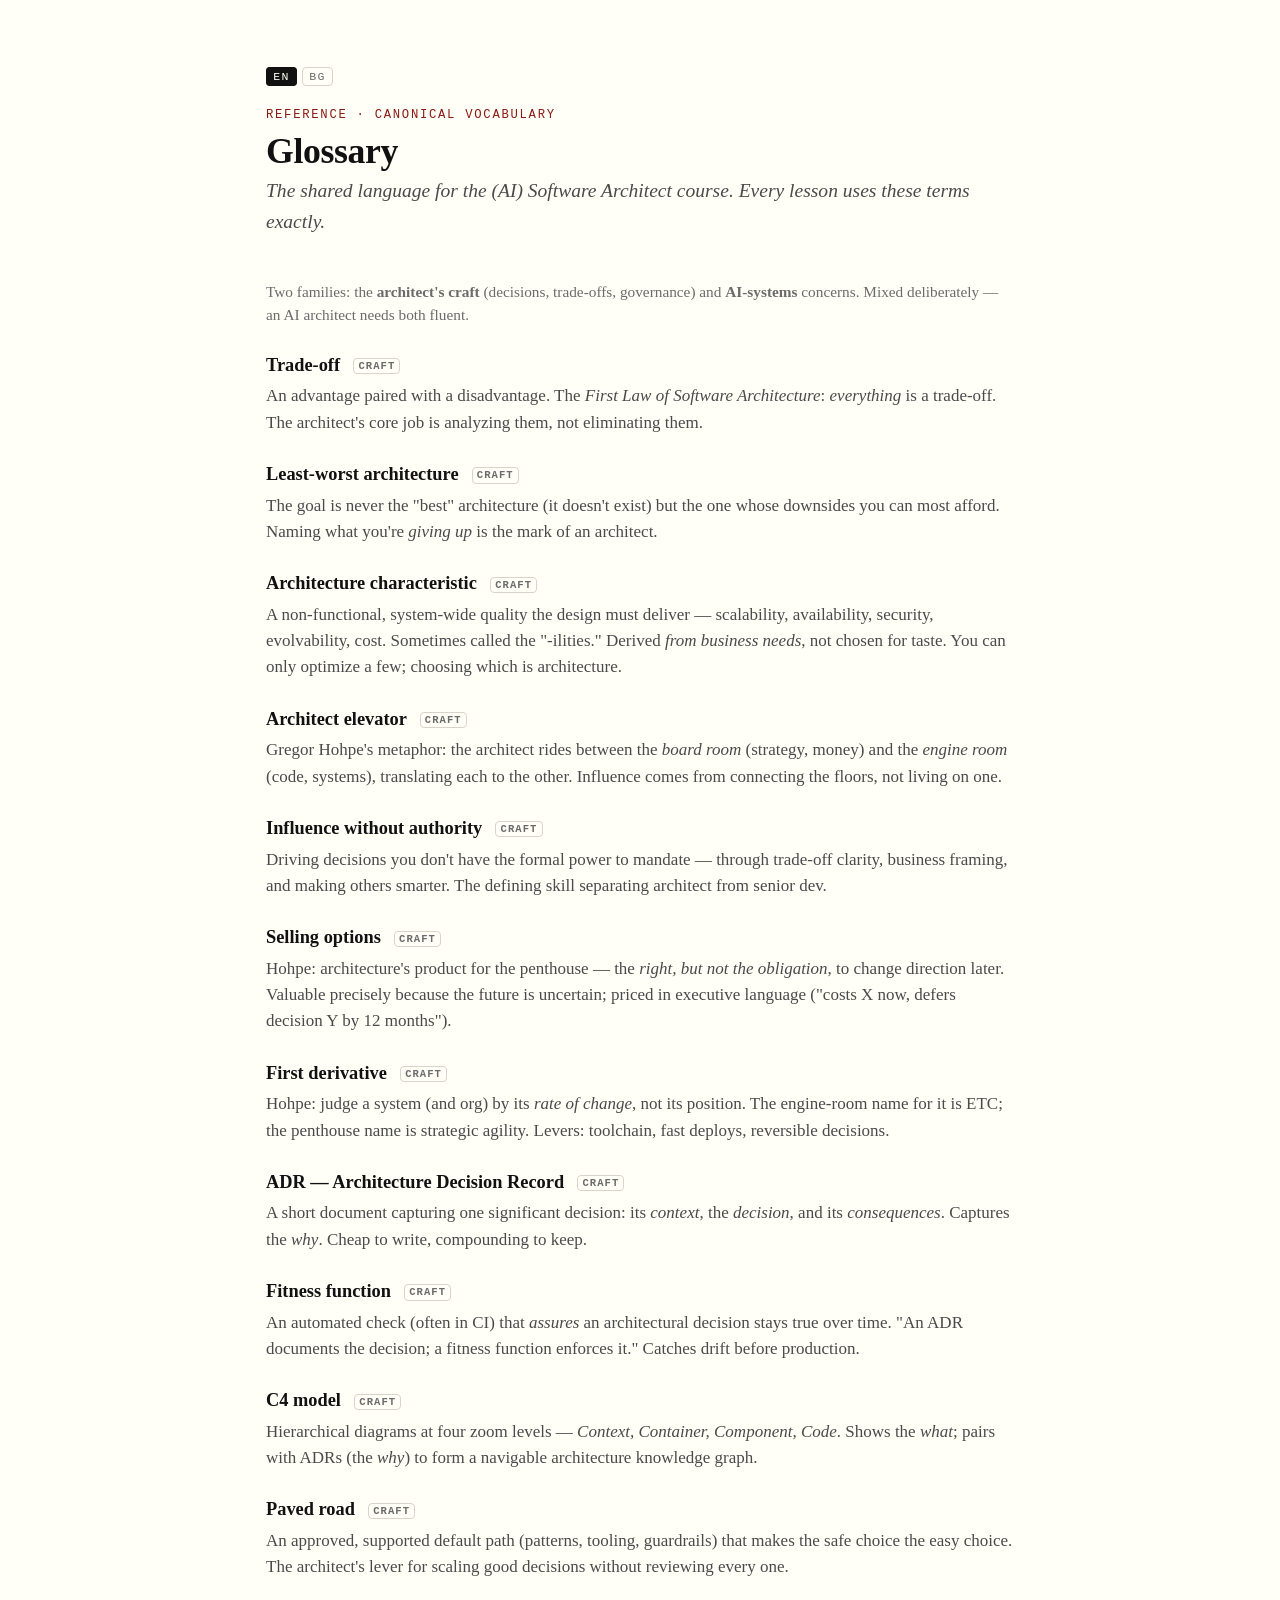
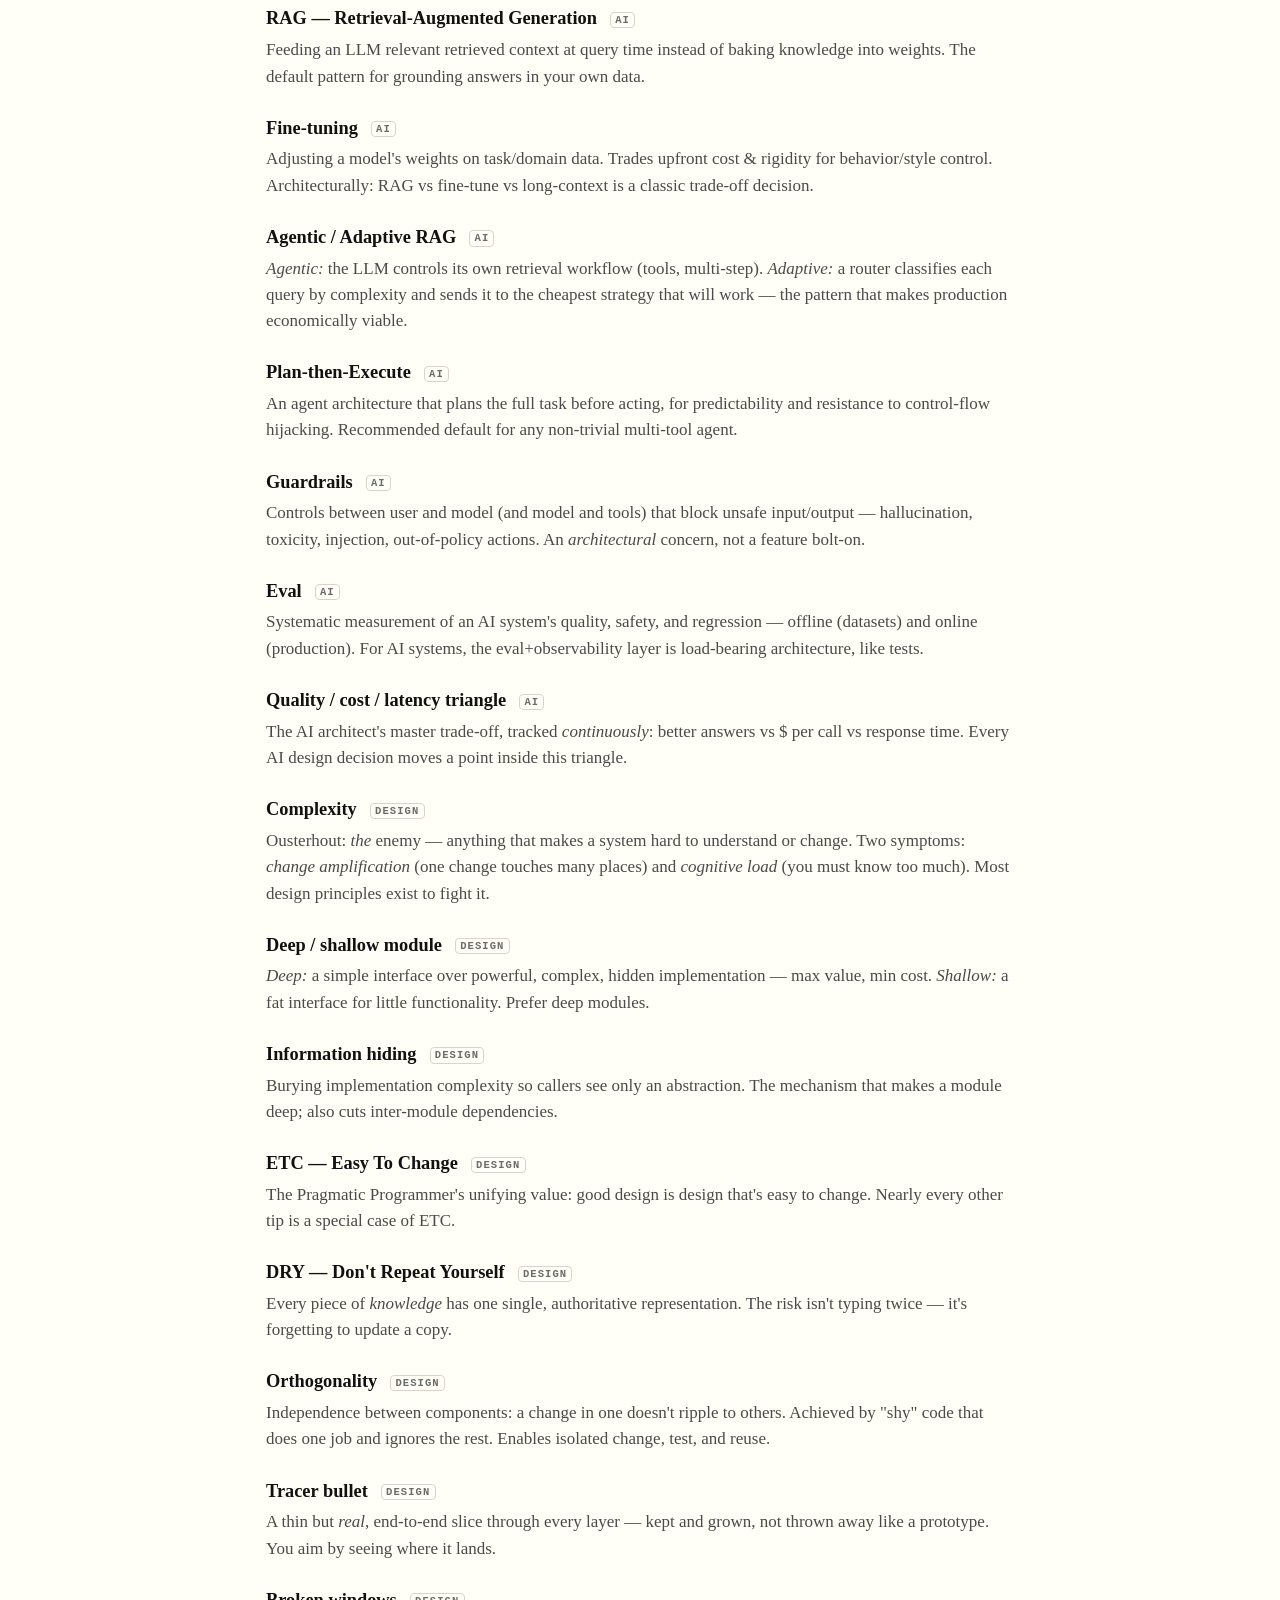
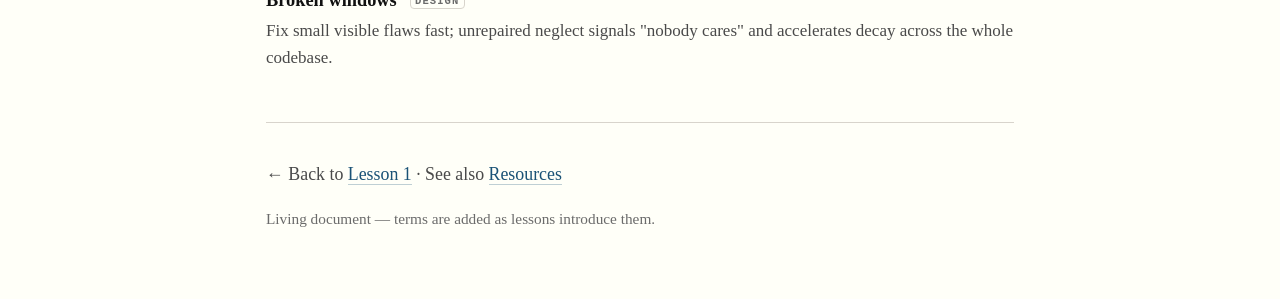
<file: reference/glossary.html>
<!doctype html>
<html lang="en">
<head>
<meta charset="utf-8">
<meta name="viewport" content="width=device-width, initial-scale=1">
<title>Glossary — (AI) Software Architect</title>
<link rel="stylesheet" href="../assets/styles.css">
<style>
  dl.glossary dt { font-weight: 600; margin-top: 1.4rem; font-size: 1.08rem; }
  dl.glossary dt .tag { font-family: var(--mono); font-size: .62rem; letter-spacing: .1em; text-transform: uppercase; color: var(--faint); border: 1px solid var(--rule); border-radius: 4px; padding: .1em .4em; margin-left: .5rem; vertical-align: middle; }
  dl.glossary dd { margin: .25rem 0 0; color: var(--soft); }
  .toc { columns: 2; column-gap: 2rem; font-size: .95rem; }
  @media (max-width: 38rem) { .toc { columns: 1; } }
</style>
</head>
<body>
<p class="lang-toggle"><a class="active" href="glossary.html">EN</a><a href="glossary.bg.html">BG</a></p>
<header class="masthead">
  <p class="kicker">Reference · Canonical vocabulary</p>
  <h1>Glossary</h1>
  <p class="subtitle">The shared language for the (AI) Software Architect course. Every lesson uses these terms exactly.</p>
</header>

<p class="muted">Two families: the <strong>architect's craft</strong> (decisions, trade-offs, governance) and <strong>AI-systems</strong> concerns. Mixed deliberately — an AI architect needs both fluent.</p>

<dl class="glossary">

  <dt>Trade-off <span class="tag">craft</span></dt>
  <dd>An advantage paired with a disadvantage. The <em>First Law of Software Architecture</em>:
  <em>everything</em> is a trade-off. The architect's core job is analyzing them, not eliminating them.</dd>

  <dt>Least-worst architecture <span class="tag">craft</span></dt>
  <dd>The goal is never the "best" architecture (it doesn't exist) but the one whose downsides
  you can most afford. Naming what you're <em>giving up</em> is the mark of an architect.</dd>

  <dt>Architecture characteristic <span class="tag">craft</span></dt>
  <dd>A non-functional, system-wide quality the design must deliver — scalability, availability,
  security, evolvability, cost. Sometimes called the "-ilities." Derived <em>from business needs</em>,
  not chosen for taste. You can only optimize a few; choosing which is architecture.</dd>

  <dt>Architect elevator <span class="tag">craft</span></dt>
  <dd>Gregor Hohpe's metaphor: the architect rides between the <em>board room</em> (strategy, money)
  and the <em>engine room</em> (code, systems), translating each to the other. Influence comes from
  connecting the floors, not living on one.</dd>

  <dt>Influence without authority <span class="tag">craft</span></dt>
  <dd>Driving decisions you don't have the formal power to mandate — through trade-off clarity,
  business framing, and making others smarter. The defining skill separating architect from senior dev.</dd>

  <dt>Selling options <span class="tag">craft</span></dt>
  <dd>Hohpe: architecture's product for the penthouse — the <em>right, but not the obligation</em>, to
  change direction later. Valuable precisely because the future is uncertain; priced in executive
  language ("costs X now, defers decision Y by 12 months").</dd>

  <dt>First derivative <span class="tag">craft</span></dt>
  <dd>Hohpe: judge a system (and org) by its <em>rate of change</em>, not its position. The engine-room
  name for it is ETC; the penthouse name is strategic agility. Levers: toolchain, fast deploys,
  reversible decisions.</dd>

  <dt>ADR — Architecture Decision Record <span class="tag">craft</span></dt>
  <dd>A short document capturing one significant decision: its <em>context</em>, the <em>decision</em>,
  and its <em>consequences</em>. Captures the <em>why</em>. Cheap to write, compounding to keep.</dd>

  <dt>Fitness function <span class="tag">craft</span></dt>
  <dd>An automated check (often in CI) that <em>assures</em> an architectural decision stays true over
  time. "An ADR documents the decision; a fitness function enforces it." Catches drift before production.</dd>

  <dt>C4 model <span class="tag">craft</span></dt>
  <dd>Hierarchical diagrams at four zoom levels — <em>Context, Container, Component, Code</em>. Shows the
  <em>what</em>; pairs with ADRs (the <em>why</em>) to form a navigable architecture knowledge graph.</dd>

  <dt>Paved road <span class="tag">craft</span></dt>
  <dd>An approved, supported default path (patterns, tooling, guardrails) that makes the safe choice the
  easy choice. The architect's lever for scaling good decisions without reviewing every one.</dd>

  <dt>RAG — Retrieval-Augmented Generation <span class="tag">ai</span></dt>
  <dd>Feeding an LLM relevant retrieved context at query time instead of baking knowledge into weights.
  The default pattern for grounding answers in your own data.</dd>

  <dt>Fine-tuning <span class="tag">ai</span></dt>
  <dd>Adjusting a model's weights on task/domain data. Trades upfront cost & rigidity for behavior/style
  control. Architecturally: RAG vs fine-tune vs long-context is a classic trade-off decision.</dd>

  <dt>Agentic / Adaptive RAG <span class="tag">ai</span></dt>
  <dd><em>Agentic:</em> the LLM controls its own retrieval workflow (tools, multi-step).
  <em>Adaptive:</em> a router classifies each query by complexity and sends it to the cheapest strategy
  that will work — the pattern that makes production economically viable.</dd>

  <dt>Plan-then-Execute <span class="tag">ai</span></dt>
  <dd>An agent architecture that plans the full task before acting, for predictability and resistance to
  control-flow hijacking. Recommended default for any non-trivial multi-tool agent.</dd>

  <dt>Guardrails <span class="tag">ai</span></dt>
  <dd>Controls between user and model (and model and tools) that block unsafe input/output —
  hallucination, toxicity, injection, out-of-policy actions. An <em>architectural</em> concern, not a feature bolt-on.</dd>

  <dt>Eval <span class="tag">ai</span></dt>
  <dd>Systematic measurement of an AI system's quality, safety, and regression — offline (datasets) and
  online (production). For AI systems, the eval+observability layer is load-bearing architecture, like tests.</dd>

  <dt>Quality / cost / latency triangle <span class="tag">ai</span></dt>
  <dd>The AI architect's master trade-off, tracked <em>continuously</em>: better answers vs $ per call vs
  response time. Every AI design decision moves a point inside this triangle.</dd>

  <dt>Complexity <span class="tag">design</span></dt>
  <dd>Ousterhout: <em>the</em> enemy — anything that makes a system hard to understand or change. Two
  symptoms: <em>change amplification</em> (one change touches many places) and <em>cognitive load</em>
  (you must know too much). Most design principles exist to fight it.</dd>

  <dt>Deep / shallow module <span class="tag">design</span></dt>
  <dd><em>Deep:</em> a simple interface over powerful, complex, hidden implementation — max value, min
  cost. <em>Shallow:</em> a fat interface for little functionality. Prefer deep modules.</dd>

  <dt>Information hiding <span class="tag">design</span></dt>
  <dd>Burying implementation complexity so callers see only an abstraction. The mechanism that makes a
  module deep; also cuts inter-module dependencies.</dd>

  <dt>ETC — Easy To Change <span class="tag">design</span></dt>
  <dd>The Pragmatic Programmer's unifying value: good design is design that's easy to change. Nearly
  every other tip is a special case of ETC.</dd>

  <dt>DRY — Don't Repeat Yourself <span class="tag">design</span></dt>
  <dd>Every piece of <em>knowledge</em> has one single, authoritative representation. The risk isn't
  typing twice — it's forgetting to update a copy.</dd>

  <dt>Orthogonality <span class="tag">design</span></dt>
  <dd>Independence between components: a change in one doesn't ripple to others. Achieved by "shy" code
  that does one job and ignores the rest. Enables isolated change, test, and reuse.</dd>

  <dt>Tracer bullet <span class="tag">design</span></dt>
  <dd>A thin but <em>real</em>, end-to-end slice through every layer — kept and grown, not thrown away
  like a prototype. You aim by seeing where it lands.</dd>

  <dt>Broken windows <span class="tag">design</span></dt>
  <dd>Fix small visible flaws fast; unrepaired neglect signals "nobody cares" and accelerates decay
  across the whole codebase.</dd>

</dl>

<footer class="lesson-footer">
  <p>← Back to <a href="../lessons/0001-the-architects-first-move.html">Lesson 1</a> ·
  See also <a href="../RESOURCES.md">Resources</a></p>
  <p class="muted">Living document — terms are added as lessons introduce them.</p>
</footer>
</body>
</html>
</file>
<file: assets/styles.css>
/* Shared lesson stylesheet — Tufte-inspired. Linked by every lesson & reference doc. */

:root {
  --ink: #111;
  --soft: #4a4a4a;
  --faint: #6b6b6b;
  --rule: #d8d4cc;
  --bg: #fffff8;          /* Tufte warm paper */
  --accent: #8a1a12;      /* muted oxblood */
  --accent-soft: #b5453a;
  --link: #1a5276;
  --code-bg: #f3f1ea;
  --good: #2f6b3a;
  --bad: #8a1a12;
  --serif: et-book, Palatino, "Palatino Linotype", "Book Antiqua", Georgia, serif;
  --mono: "SF Mono", "JetBrains Mono", Menlo, Consolas, monospace;
}

html { font-size: 17px; }
body {
  font-family: var(--serif);
  color: var(--ink);
  background: var(--bg);
  line-height: 1.55;
  max-width: 44rem;
  margin: 4rem auto;
  padding: 0 2rem;
  -webkit-font-smoothing: antialiased;
  text-rendering: optimizeLegibility;
}

/* ---- Language toggle ---- */
.lang-toggle { font-family: var(--mono); font-size: .68rem; letter-spacing: .1em; text-transform: uppercase; margin-bottom: 1.2rem; }
.lang-toggle a { border: 1px solid var(--rule); border-radius: 4px; padding: .15em .55em; color: var(--faint); margin-right: .3rem; }
.lang-toggle a.active { background: var(--ink); color: var(--bg); border-color: var(--ink); }

/* ---- Masthead ---- */
.masthead { margin-bottom: 2.5rem; }
.kicker {
  font-family: var(--mono);
  font-size: .72rem;
  letter-spacing: .14em;
  text-transform: uppercase;
  color: var(--accent);
  margin: 0 0 .4rem;
}
h1 { font-size: 2.1rem; line-height: 1.1; font-weight: 600; margin: 0 0 .3rem; letter-spacing: -.01em; }
.subtitle { font-style: italic; color: var(--soft); font-size: 1.15rem; margin: .2rem 0 0; }

h2 { font-size: 1.45rem; font-weight: 600; margin: 2.6rem 0 .6rem; letter-spacing: -.005em; }
h3 { font-size: 1.12rem; font-weight: 600; margin: 1.8rem 0 .4rem; }
p, li { font-size: 1.05rem; }
a { color: var(--link); text-decoration: none; border-bottom: 1px solid rgba(26,82,118,.28); }
a:hover { border-bottom-color: var(--link); }

/* ---- Mission tie-in banner ---- */
.mission {
  border-left: 3px solid var(--accent);
  background: rgba(138,26,18,.04);
  padding: .7rem 1rem;
  margin: 1.6rem 0;
  font-size: .98rem;
  color: var(--soft);
}
.mission strong { color: var(--accent); }

/* ---- Sidenote-ish callouts ---- */
.note {
  border: 1px solid var(--rule);
  border-radius: 6px;
  padding: .9rem 1.1rem;
  margin: 1.4rem 0;
  background: #fffefb;
}
.note .label {
  font-family: var(--mono);
  font-size: .68rem;
  letter-spacing: .12em;
  text-transform: uppercase;
  color: var(--faint);
  display: block;
  margin-bottom: .35rem;
}

/* ---- Key idea ---- */
.keyidea {
  font-size: 1.18rem;
  line-height: 1.5;
  border-top: 2px solid var(--ink);
  border-bottom: 2px solid var(--ink);
  padding: 1rem 0;
  margin: 1.8rem 0;
  font-style: italic;
}

blockquote {
  border-left: 3px solid var(--rule);
  margin: 1.4rem 0;
  padding: .2rem 0 .2rem 1.2rem;
  color: var(--soft);
  font-style: italic;
}

code { font-family: var(--mono); font-size: .86em; background: var(--code-bg); padding: .08em .35em; border-radius: 3px; }
pre { background: var(--code-bg); border: 1px solid var(--rule); border-radius: 6px; padding: 1rem 1.1rem; overflow-x: auto; }
pre code { background: none; padding: 0; font-size: .82rem; line-height: 1.5; }

table { border-collapse: collapse; width: 100%; margin: 1.4rem 0; font-size: .96rem; }
th, td { text-align: left; padding: .5rem .7rem; border-bottom: 1px solid var(--rule); vertical-align: top; }
th { font-size: .74rem; letter-spacing: .08em; text-transform: uppercase; color: var(--faint); }

/* ---- Quiz widget (paired with assets/quiz.js) ---- */
.quiz { border: 1px solid var(--rule); border-radius: 8px; padding: 1.2rem 1.3rem; margin: 1.6rem 0; background: #fffefb; }
.quiz .q { font-weight: 600; margin: 0 0 .8rem; font-size: 1.05rem; }
.quiz .opt {
  display: block; width: 100%; text-align: left; font-family: var(--serif); font-size: 1rem;
  padding: .6rem .8rem; margin: .4rem 0; border: 1px solid var(--rule); border-radius: 6px;
  background: var(--bg); cursor: pointer; transition: background .12s, border-color .12s;
}
.quiz .opt:hover { background: #f6f3ea; }
.quiz .opt.correct { border-color: var(--good); background: rgba(47,107,58,.10); }
.quiz .opt.wrong { border-color: var(--bad); background: rgba(138,26,18,.08); }
.quiz .opt:disabled { cursor: default; }
.quiz .feedback { margin-top: .8rem; font-size: .98rem; min-height: 1.2rem; }
.quiz .feedback.show { padding: .7rem .9rem; border-radius: 6px; }
.quiz .feedback.ok { background: rgba(47,107,58,.10); color: var(--good); }
.quiz .feedback.no { background: rgba(138,26,18,.08); color: var(--bad); }

/* ---- Task / do-this block ---- */
.task { border: 2px dashed var(--accent-soft); border-radius: 8px; padding: 1.1rem 1.3rem; margin: 1.8rem 0; }
.task h3 { margin-top: 0; color: var(--accent); }

/* ---- Progress tracker (index) ---- */
.progress-summary { margin: 1.6rem 0 .5rem; }
.progress-track { height: 8px; background: var(--code-bg); border: 1px solid var(--rule); border-radius: 99px; overflow: hidden; }
.progress-fill { height: 100%; width: 0; background: var(--good); border-radius: 99px; transition: width .35s ease; }
.progress-meta { display: flex; align-items: baseline; gap: .6rem; margin-top: .5rem; font-family: var(--mono); font-size: .72rem; letter-spacing: .06em; color: var(--faint); }

.done-badge {
  font-family: var(--mono); font-size: .64rem; letter-spacing: .1em; text-transform: uppercase;
  color: var(--good); background: rgba(47,107,58,.12); border: 1px solid var(--good);
  border-radius: 4px; padding: .25em .55em; white-space: nowrap; align-self: center;
}
.toc-item.done .toc-num { color: var(--good); }
.toc-item.done .toc-num::after { content: " ✓"; }
.toc-item.done .toc-body h3 { color: var(--faint); }

/* ---- Footer nav ---- */
.lesson-footer { margin-top: 3rem; padding-top: 1.2rem; border-top: 1px solid var(--rule); font-size: .95rem; color: var(--soft); }
.ask { background: rgba(26,82,118,.06); border-radius: 6px; padding: .8rem 1rem; margin: 1.4rem 0; font-size: .98rem; }
.ask strong { color: var(--link); }
.primary-source { font-size: 1rem; }
.primary-source .label { font-family: var(--mono); font-size: .68rem; letter-spacing: .12em; text-transform: uppercase; color: var(--accent); }

hr { border: none; border-top: 1px solid var(--rule); margin: 2.4rem 0; }
.muted { color: var(--faint); font-size: .9rem; }

/* ---- Print ---- */
@media print {
  body { margin: 0; max-width: none; font-size: 11pt; background: #fff; }
  .quiz .opt { break-inside: avoid; }
  .ask, .quiz button { display: none; }
  a { color: var(--ink); border: none; }
  a[href^="http"]::after { content: " (" attr(href) ")"; font-size: .7em; color: var(--faint); }
}
</file>
